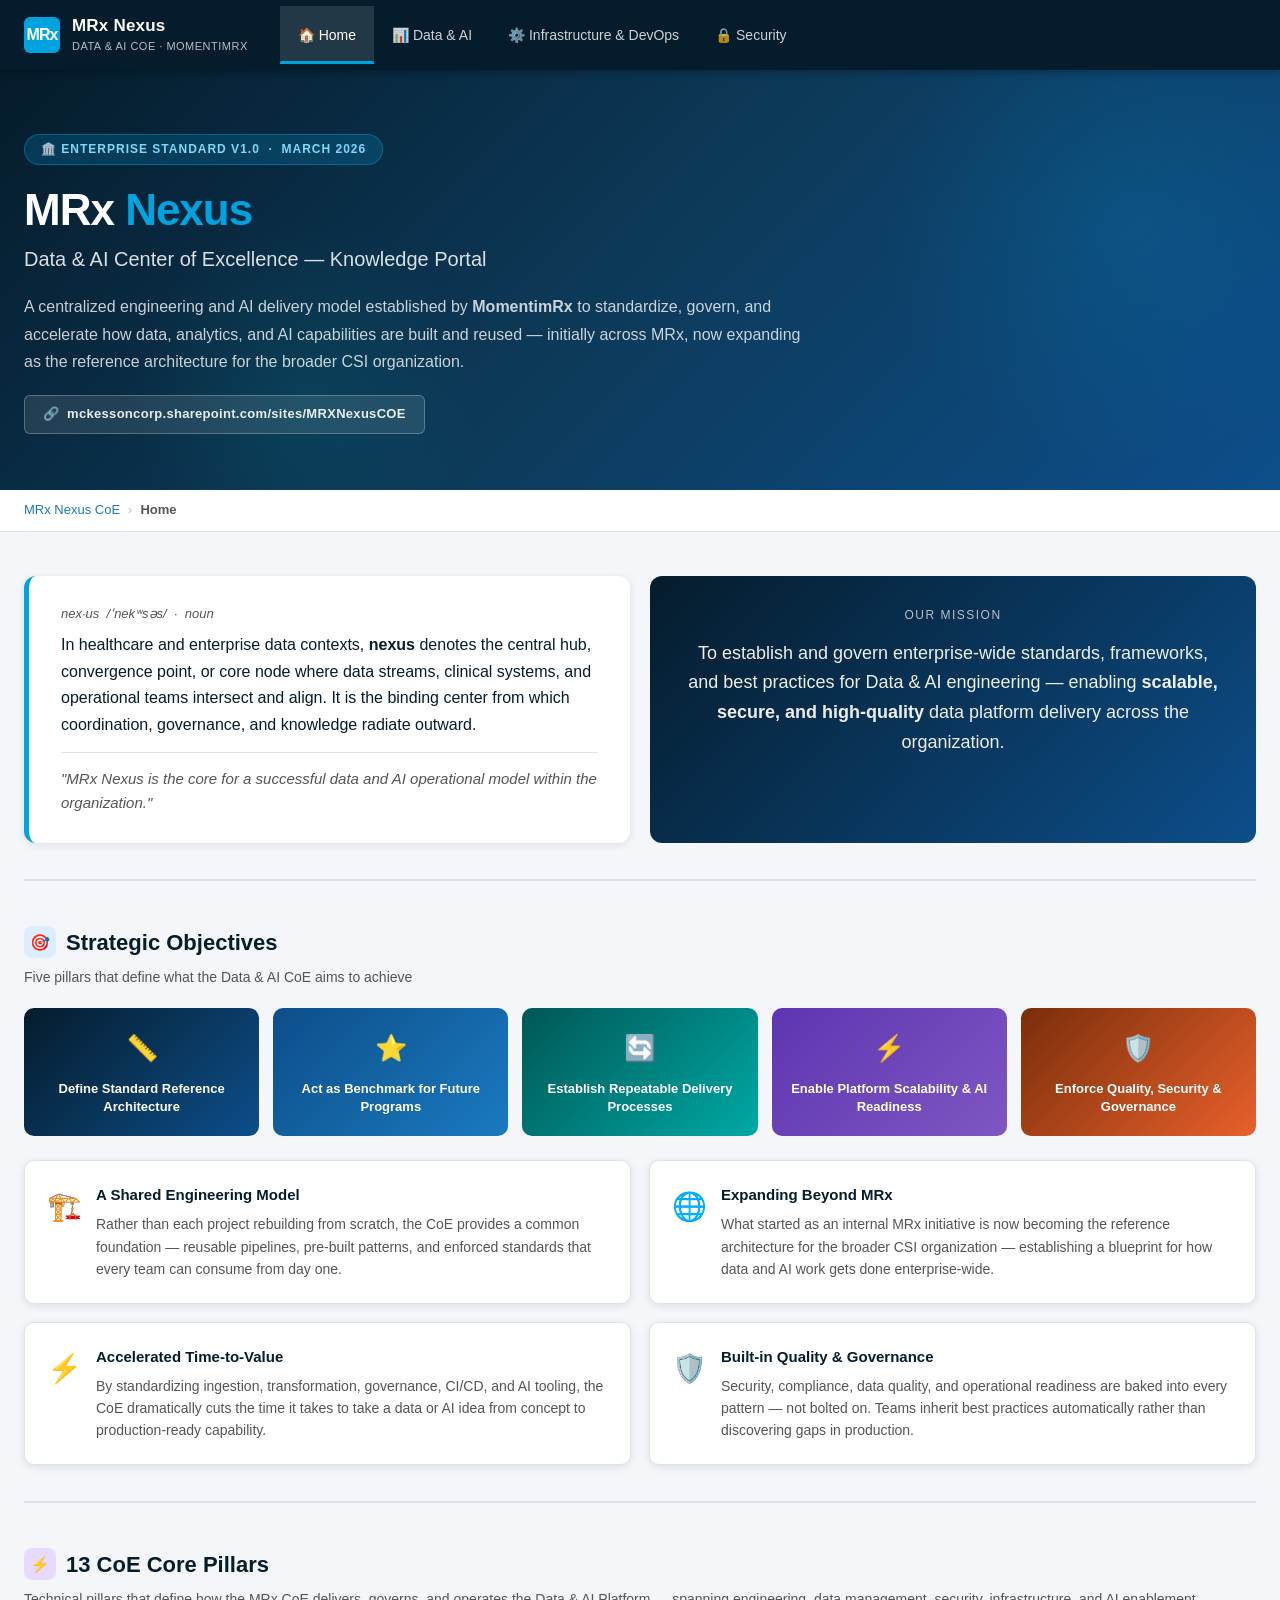
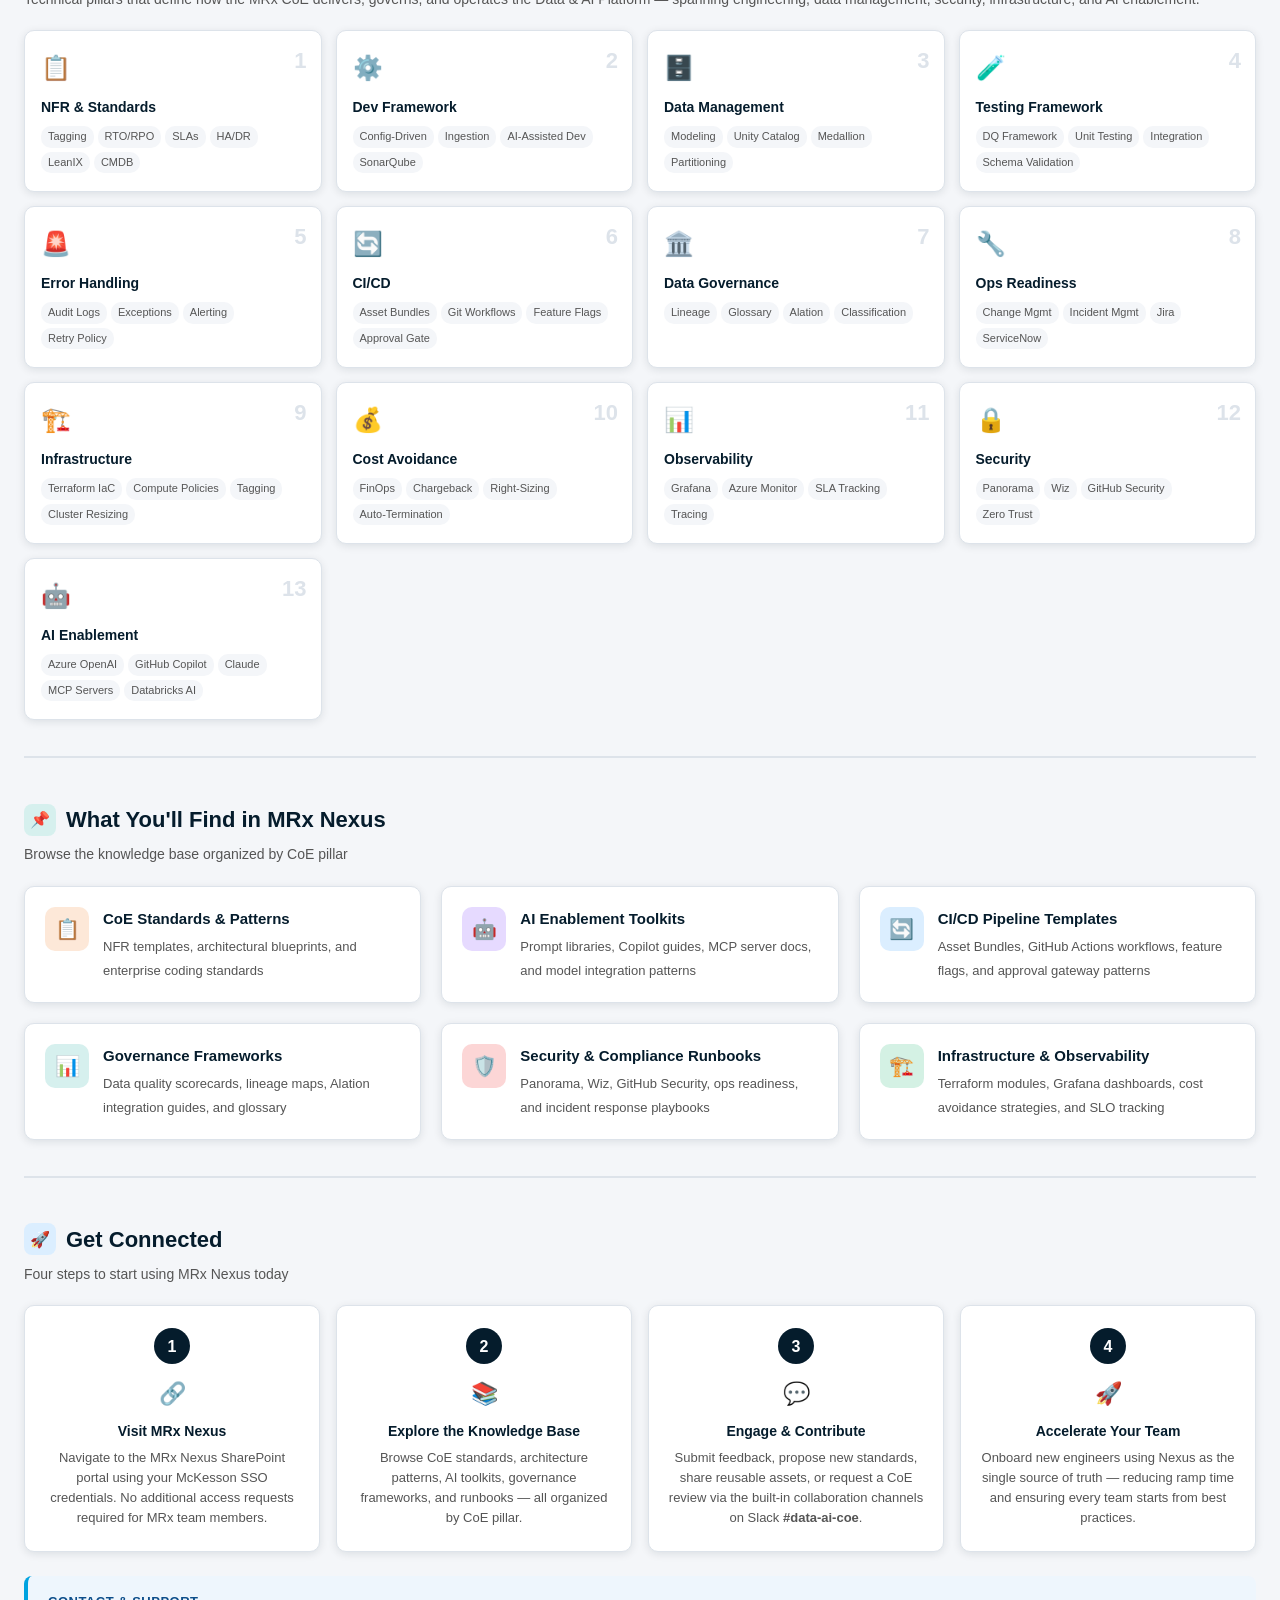
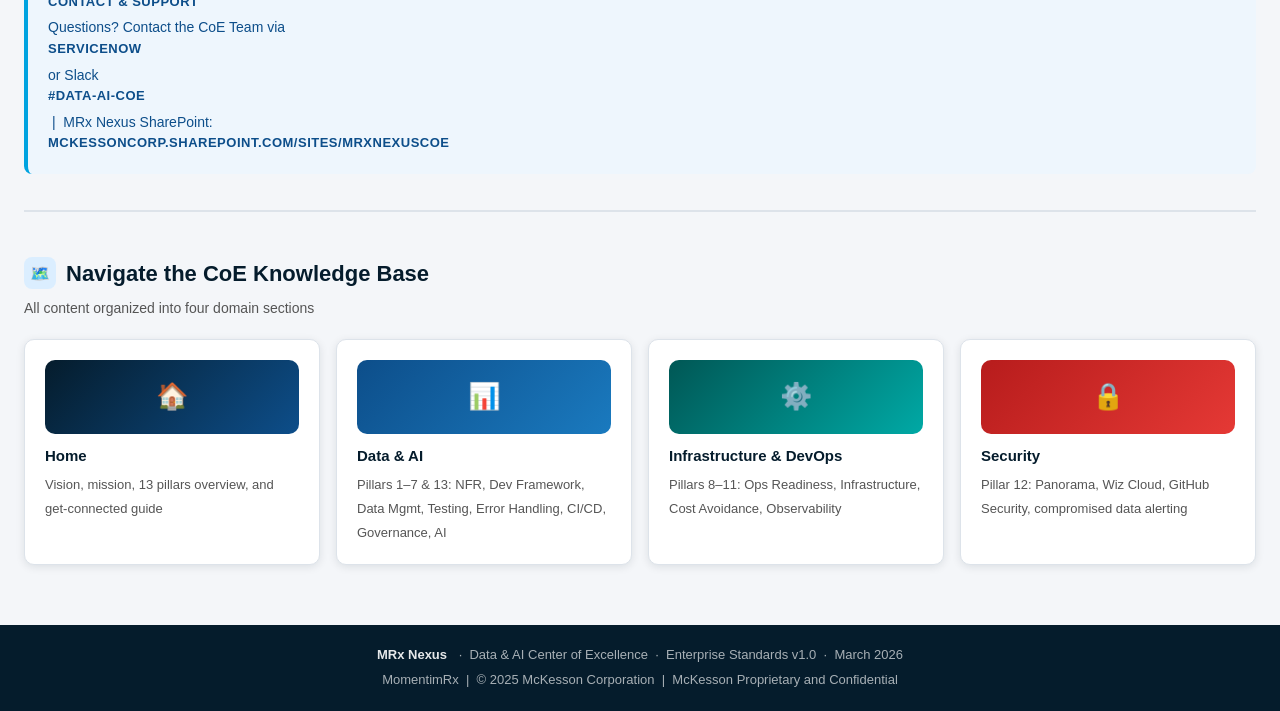
<file: index.html>
<!DOCTYPE html>
<html lang="en">
<head>
  <meta charset="UTF-8" />
  <meta name="viewport" content="width=device-width, initial-scale=1.0" />
  <title>MRx Nexus | Data &amp; AI Center of Excellence</title>
  <link rel="stylesheet" href="styles.css" />
  <style>
    .hero-nexus {
      background: linear-gradient(135deg, #051c2c 0%, #0d3a5a 50%, #0d4e8a 100%);
      color: #fff;
      padding: 64px 24px 56px;
      position: relative;
      overflow: hidden;
    }
    .hero-nexus::before {
      content: '';
      position: absolute;
      top: -100px; right: -100px;
      width: 500px; height: 500px;
      background: radial-gradient(circle, rgba(0,163,224,0.15) 0%, transparent 70%);
      border-radius: 50%;
    }
    .hero-nexus::after {
      content: '';
      position: absolute;
      bottom: -80px; left: 10%;
      width: 350px; height: 350px;
      background: radial-gradient(circle, rgba(0,169,165,0.12) 0%, transparent 70%);
      border-radius: 50%;
    }
    .hero-nexus-inner { max-width: 1400px; margin: 0 auto; position: relative; z-index: 1; }
    .hero-nexus-badge {
      display: inline-flex; align-items: center; gap: 8px;
      background: rgba(0,163,224,0.2); border: 1px solid rgba(0,163,224,0.4);
      color: #7ed9f7; padding: 5px 16px; border-radius: 20px;
      font-size: 12px; font-weight: 600; letter-spacing: 1px; text-transform: uppercase;
      margin-bottom: 20px;
    }
    .hero-nexus h1 { font-size: 44px; font-weight: 900; line-height: 1.15; margin-bottom: 8px; letter-spacing: -1px; }
    .hero-nexus h1 span { color: var(--mrx-accent); }
    .hero-sub-title { font-size: 20px; font-weight: 400; opacity: 0.85; margin-bottom: 18px; }
    .hero-nexus .hero-desc { font-size: 16px; opacity: 0.78; max-width: 780px; line-height: 1.7; }
    .hero-url {
      display: inline-flex; align-items: center; gap: 8px;
      background: rgba(255,255,255,0.1); border: 1px solid rgba(255,255,255,0.25);
      color: rgba(255,255,255,0.9); padding: 8px 18px; border-radius: 6px;
      font-size: 13px; font-weight: 600; margin-top: 20px; letter-spacing: 0.3px;
    }
    .nexus-def-box {
      background: var(--white); border-radius: 12px; padding: 28px 32px;
      border-left: 5px solid var(--mrx-accent);
      box-shadow: var(--card-shadow);
    }
    .nexus-def-box .phonetic { font-size: 13px; color: var(--text-secondary); margin-bottom: 8px; font-style: italic; }
    .nexus-def-box .definition { font-size: 16px; color: var(--mrx-blue); line-height: 1.65; }
    .nexus-def-box .quote { font-size: 15px; color: var(--text-secondary); font-style: italic; margin-top: 14px; border-top: 1px solid var(--mrx-border); padding-top: 14px; }
    .pillar-grid { display: grid; grid-template-columns: repeat(4, 1fr); gap: 14px; }
    @media(max-width:1100px){ .pillar-grid { grid-template-columns: repeat(2, 1fr); } }
    @media(max-width:680px){ .pillar-grid { grid-template-columns: 1fr; } }
    .pillar-card {
      background: var(--white); border: 1px solid var(--mrx-border);
      border-radius: 10px; padding: 18px 16px;
      box-shadow: var(--card-shadow); transition: box-shadow 0.2s, transform 0.2s;
      position: relative;
    }
    .pillar-card:hover { box-shadow: var(--card-shadow-hover); transform: translateY(-2px); }
    .pillar-num {
      position: absolute; top: 12px; right: 14px;
      font-size: 22px; font-weight: 900; color: var(--mrx-border);
    }
    .pillar-icon { font-size: 24px; margin-bottom: 8px; }
    .pillar-name { font-size: 14px; font-weight: 700; color: var(--mrx-blue); margin-bottom: 5px; }
    .pillar-tags { display: flex; flex-wrap: wrap; gap: 4px; margin-top: 8px; }
    .pillar-tags span { font-size: 11px; background: var(--mrx-gray-light); color: var(--text-secondary); padding: 2px 7px; border-radius: 10px; }
    .objective-grid { display: grid; grid-template-columns: repeat(5, 1fr); gap: 14px; }
    @media(max-width:1100px){ .objective-grid { grid-template-columns: repeat(3, 1fr); } }
    @media(max-width:680px){ .objective-grid { grid-template-columns: 1fr 1fr; } }
    .obj-card {
      background: linear-gradient(135deg, var(--mrx-blue), var(--mrx-blue-mid));
      color: #fff; border-radius: 10px; padding: 20px 16px; text-align: center;
    }
    .obj-card .obj-icon { font-size: 26px; margin-bottom: 10px; }
    .obj-card .obj-text { font-size: 13px; font-weight: 600; line-height: 1.4; }
    .what-means-grid { display: grid; grid-template-columns: repeat(2, 1fr); gap: 18px; }
    @media(max-width:720px){ .what-means-grid { grid-template-columns: 1fr; } }
    .wm-card {
      background: var(--white); border: 1px solid var(--mrx-border); border-radius: 10px; padding: 22px;
      display: flex; gap: 14px; box-shadow: var(--card-shadow);
    }
    .wm-icon { font-size: 28px; flex-shrink: 0; margin-top: 2px; }
    .wm-title { font-size: 15px; font-weight: 700; color: var(--mrx-blue); margin-bottom: 6px; }
    .wm-desc { font-size: 14px; color: var(--text-secondary); line-height: 1.6; }
    .get-connected-steps { display: grid; grid-template-columns: repeat(4,1fr); gap: 16px; }
    @media(max-width:900px){ .get-connected-steps { grid-template-columns: repeat(2,1fr); } }
    @media(max-width:600px){ .get-connected-steps { grid-template-columns: 1fr; } }
    .gc-step {
      background: var(--white); border: 1px solid var(--mrx-border); border-radius: 10px;
      padding: 22px 18px; box-shadow: var(--card-shadow); text-align: center;
    }
    .gc-step-num {
      width: 36px; height: 36px; border-radius: 50%;
      background: var(--mrx-blue); color: #fff;
      font-weight: 900; font-size: 16px;
      display: flex; align-items: center; justify-content: center;
      margin: 0 auto 12px;
    }
    .gc-step-icon { font-size: 22px; margin-bottom: 8px; }
    .gc-step-title { font-size: 14px; font-weight: 700; color: var(--mrx-blue); margin-bottom: 6px; }
    .gc-step-desc { font-size: 13px; color: var(--text-secondary); line-height: 1.55; }
    .mission-box {
      background: linear-gradient(135deg, var(--mrx-blue) 0%, var(--mrx-blue-mid) 100%);
      color: #fff; border-radius: 12px; padding: 30px 32px;
      text-align: center;
    }
    .mission-box .mission-label { font-size: 12px; text-transform: uppercase; letter-spacing: 1.5px; opacity: 0.7; margin-bottom: 14px; }
    .mission-box .mission-text { font-size: 18px; line-height: 1.65; font-weight: 400; opacity: 0.93; max-width: 900px; margin: 0 auto; }
    .footer-brand { display: flex; align-items: center; justify-content: center; gap: 8px; margin-bottom: 4px; }
  </style>
</head>
<body>

<!-- ─── Top Navigation ─────────────────────────────────────────────────── -->
<nav class="top-nav">
  <div class="top-nav-inner">
    <a href="index.html" class="nav-brand">
      <div class="nav-brand-logo">MRx</div>
      <div>
        <span class="nav-brand-text">MRx Nexus</span>
        <span class="nav-brand-sub">Data &amp; AI CoE · MomentimRx</span>
      </div>
    </a>
    <ul class="nav-links">
      <li><a href="index.html" class="active">🏠 Home</a></li>
      <li><a href="data-ai.html">📊 Data &amp; AI</a></li>
      <li><a href="infrastructure-devops.html">⚙️ Infrastructure &amp; DevOps</a></li>
      <li><a href="security.html">🔒 Security</a></li>
    </ul>
  </div>
</nav>

<!-- ─── Hero ────────────────────────────────────────────────────────────── -->
<section class="hero-nexus">
  <div class="hero-nexus-inner">
    <div class="hero-nexus-badge">🏛️ Enterprise Standard v1.0 &nbsp;·&nbsp; March 2026</div>
    <h1>MRx <span>Nexus</span></h1>
    <p class="hero-sub-title">Data &amp; AI Center of Excellence — Knowledge Portal</p>
    <p class="hero-desc">
      A centralized engineering and AI delivery model established by <strong>MomentimRx</strong> to standardize, govern, and accelerate how data, analytics, and AI capabilities are built and reused — initially across MRx, now expanding as the reference architecture for the broader CSI organization.
    </p>
    <div class="hero-url">🔗 &nbsp;mckessoncorp.sharepoint.com/sites/MRXNexusCOE</div>
  </div>
</section>

<!-- ─── Breadcrumb ──────────────────────────────────────────────────────── -->
<div class="breadcrumb">
  <div class="breadcrumb-inner">
    <a href="index.html">MRx Nexus CoE</a>
    <span class="sep">›</span>
    <strong>Home</strong>
  </div>
</div>

<!-- ─── Main Content ────────────────────────────────────────────────────── -->
<main class="page-content">

  <!-- What is Nexus? ───────────────────────────────────────────────────── -->
  <section class="section-anchor" id="what-is-nexus" style="margin-bottom:36px;">
    <div class="grid-2">
      <div class="nexus-def-box">
        <div class="phonetic">nex·us &nbsp;/ˈnekʷsəs/ &nbsp;· &nbsp;noun</div>
        <p class="definition">
          In healthcare and enterprise data contexts, <strong>nexus</strong> denotes the central hub, convergence point, or core node where data streams, clinical systems, and operational teams intersect and align. It is the binding center from which coordination, governance, and knowledge radiate outward.
        </p>
        <p class="quote">"MRx Nexus is the core for a successful data and AI operational model within the organization."</p>
      </div>
      <div class="mission-box">
        <div class="mission-label">Our Mission</div>
        <p class="mission-text">
          To establish and govern enterprise-wide standards, frameworks, and best practices for Data &amp; AI engineering — enabling <strong>scalable, secure, and high-quality</strong> data platform delivery across the organization.
        </p>
      </div>
    </div>
  </section>

  <hr class="section-divider" />

  <!-- Strategic Objectives ─────────────────────────────────────────────── -->
  <section class="section-anchor" id="objectives">
    <div class="section-title"><span class="icon icon-blue">🎯</span> Strategic Objectives</div>
    <div class="section-subtitle">Five pillars that define what the Data &amp; AI CoE aims to achieve</div>
    <div class="objective-grid" style="margin-bottom:24px;">
      <div class="obj-card"><div class="obj-icon">📏</div><div class="obj-text">Define Standard Reference Architecture</div></div>
      <div class="obj-card" style="background:linear-gradient(135deg,#0d4e8a,#1a7abf);"><div class="obj-icon">⭐</div><div class="obj-text">Act as Benchmark for Future Programs</div></div>
      <div class="obj-card" style="background:linear-gradient(135deg,#005755,#00a9a5);"><div class="obj-icon">🔄</div><div class="obj-text">Establish Repeatable Delivery Processes</div></div>
      <div class="obj-card" style="background:linear-gradient(135deg,#5e35b1,#7e57c2);"><div class="obj-icon">⚡</div><div class="obj-text">Enable Platform Scalability &amp; AI Readiness</div></div>
      <div class="obj-card" style="background:linear-gradient(135deg,#7a2e0b,#e8602c);"><div class="obj-icon">🛡️</div><div class="obj-text">Enforce Quality, Security &amp; Governance</div></div>
    </div>

    <div class="what-means-grid">
      <div class="wm-card">
        <div class="wm-icon">🏗️</div>
        <div>
          <div class="wm-title">A Shared Engineering Model</div>
          <p class="wm-desc">Rather than each project rebuilding from scratch, the CoE provides a common foundation — reusable pipelines, pre-built patterns, and enforced standards that every team can consume from day one.</p>
        </div>
      </div>
      <div class="wm-card">
        <div class="wm-icon">🌐</div>
        <div>
          <div class="wm-title">Expanding Beyond MRx</div>
          <p class="wm-desc">What started as an internal MRx initiative is now becoming the reference architecture for the broader CSI organization — establishing a blueprint for how data and AI work gets done enterprise-wide.</p>
        </div>
      </div>
      <div class="wm-card">
        <div class="wm-icon">⚡</div>
        <div>
          <div class="wm-title">Accelerated Time-to-Value</div>
          <p class="wm-desc">By standardizing ingestion, transformation, governance, CI/CD, and AI tooling, the CoE dramatically cuts the time it takes to take a data or AI idea from concept to production-ready capability.</p>
        </div>
      </div>
      <div class="wm-card">
        <div class="wm-icon">🛡️</div>
        <div>
          <div class="wm-title">Built-in Quality &amp; Governance</div>
          <p class="wm-desc">Security, compliance, data quality, and operational readiness are baked into every pattern — not bolted on. Teams inherit best practices automatically rather than discovering gaps in production.</p>
        </div>
      </div>
    </div>
  </section>

  <hr class="section-divider" />

  <!-- 13 CoE Pillars ───────────────────────────────────────────────────── -->
  <section class="section-anchor" id="pillars">
    <div class="section-title"><span class="icon icon-purple">⚡</span> 13 CoE Core Pillars</div>
    <div class="section-subtitle">Technical pillars that define how the MRx CoE delivers, governs, and operates the Data &amp; AI Platform — spanning engineering, data management, security, infrastructure, and AI enablement.</div>

    <div class="pillar-grid">
      <div class="pillar-card">
        <span class="pillar-num">1</span>
        <div class="pillar-icon">📋</div>
        <div class="pillar-name">NFR &amp; Standards</div>
        <div class="pillar-tags"><span>Tagging</span><span>RTO/RPO</span><span>SLAs</span><span>HA/DR</span><span>LeanIX</span><span>CMDB</span></div>
      </div>
      <div class="pillar-card">
        <span class="pillar-num">2</span>
        <div class="pillar-icon">⚙️</div>
        <div class="pillar-name">Dev Framework</div>
        <div class="pillar-tags"><span>Config-Driven</span><span>Ingestion</span><span>AI-Assisted Dev</span><span>SonarQube</span></div>
      </div>
      <div class="pillar-card">
        <span class="pillar-num">3</span>
        <div class="pillar-icon">🗄️</div>
        <div class="pillar-name">Data Management</div>
        <div class="pillar-tags"><span>Modeling</span><span>Unity Catalog</span><span>Medallion</span><span>Partitioning</span></div>
      </div>
      <div class="pillar-card">
        <span class="pillar-num">4</span>
        <div class="pillar-icon">🧪</div>
        <div class="pillar-name">Testing Framework</div>
        <div class="pillar-tags"><span>DQ Framework</span><span>Unit Testing</span><span>Integration</span><span>Schema Validation</span></div>
      </div>
      <div class="pillar-card">
        <span class="pillar-num">5</span>
        <div class="pillar-icon">🚨</div>
        <div class="pillar-name">Error Handling</div>
        <div class="pillar-tags"><span>Audit Logs</span><span>Exceptions</span><span>Alerting</span><span>Retry Policy</span></div>
      </div>
      <div class="pillar-card">
        <span class="pillar-num">6</span>
        <div class="pillar-icon">🔄</div>
        <div class="pillar-name">CI/CD</div>
        <div class="pillar-tags"><span>Asset Bundles</span><span>Git Workflows</span><span>Feature Flags</span><span>Approval Gate</span></div>
      </div>
      <div class="pillar-card">
        <span class="pillar-num">7</span>
        <div class="pillar-icon">🏛️</div>
        <div class="pillar-name">Data Governance</div>
        <div class="pillar-tags"><span>Lineage</span><span>Glossary</span><span>Alation</span><span>Classification</span></div>
      </div>
      <div class="pillar-card">
        <span class="pillar-num">8</span>
        <div class="pillar-icon">🔧</div>
        <div class="pillar-name">Ops Readiness</div>
        <div class="pillar-tags"><span>Change Mgmt</span><span>Incident Mgmt</span><span>Jira</span><span>ServiceNow</span></div>
      </div>
      <div class="pillar-card">
        <span class="pillar-num">9</span>
        <div class="pillar-icon">🏗️</div>
        <div class="pillar-name">Infrastructure</div>
        <div class="pillar-tags"><span>Terraform IaC</span><span>Compute Policies</span><span>Tagging</span><span>Cluster Resizing</span></div>
      </div>
      <div class="pillar-card">
        <span class="pillar-num">10</span>
        <div class="pillar-icon">💰</div>
        <div class="pillar-name">Cost Avoidance</div>
        <div class="pillar-tags"><span>FinOps</span><span>Chargeback</span><span>Right-Sizing</span><span>Auto-Termination</span></div>
      </div>
      <div class="pillar-card">
        <span class="pillar-num">11</span>
        <div class="pillar-icon">📊</div>
        <div class="pillar-name">Observability</div>
        <div class="pillar-tags"><span>Grafana</span><span>Azure Monitor</span><span>SLA Tracking</span><span>Tracing</span></div>
      </div>
      <div class="pillar-card">
        <span class="pillar-num">12</span>
        <div class="pillar-icon">🔒</div>
        <div class="pillar-name">Security</div>
        <div class="pillar-tags"><span>Panorama</span><span>Wiz</span><span>GitHub Security</span><span>Zero Trust</span></div>
      </div>
      <div class="pillar-card">
        <span class="pillar-num">13</span>
        <div class="pillar-icon">🤖</div>
        <div class="pillar-name">AI Enablement</div>
        <div class="pillar-tags"><span>Azure OpenAI</span><span>GitHub Copilot</span><span>Claude</span><span>MCP Servers</span><span>Databricks AI</span></div>
      </div>
    </div>
  </section>

  <hr class="section-divider" />

  <!-- What You'll Find in MRx Nexus ───────────────────────────────────── -->
  <section class="section-anchor" id="whats-inside">
    <div class="section-title"><span class="icon icon-teal">📌</span> What You'll Find in MRx Nexus</div>
    <div class="section-subtitle">Browse the knowledge base organized by CoE pillar</div>
    <div class="grid-3" style="margin-bottom:24px;">
      <a href="data-ai.html#nfr" class="quick-link-card">
        <div class="quick-link-icon icon-orange">📋</div>
        <div class="quick-link-text"><strong>CoE Standards &amp; Patterns</strong><span>NFR templates, architectural blueprints, and enterprise coding standards</span></div>
      </a>
      <a href="data-ai.html#ai" class="quick-link-card">
        <div class="quick-link-icon icon-purple">🤖</div>
        <div class="quick-link-text"><strong>AI Enablement Toolkits</strong><span>Prompt libraries, Copilot guides, MCP server docs, and model integration patterns</span></div>
      </a>
      <a href="data-ai.html#cicd" class="quick-link-card">
        <div class="quick-link-icon icon-blue">🔄</div>
        <div class="quick-link-text"><strong>CI/CD Pipeline Templates</strong><span>Asset Bundles, GitHub Actions workflows, feature flags, and approval gateway patterns</span></div>
      </a>
      <a href="data-ai.html#governance" class="quick-link-card">
        <div class="quick-link-icon icon-teal">📊</div>
        <div class="quick-link-text"><strong>Governance Frameworks</strong><span>Data quality scorecards, lineage maps, Alation integration guides, and glossary</span></div>
      </a>
      <a href="security.html" class="quick-link-card">
        <div class="quick-link-icon icon-red">🛡️</div>
        <div class="quick-link-text"><strong>Security &amp; Compliance Runbooks</strong><span>Panorama, Wiz, GitHub Security, ops readiness, and incident response playbooks</span></div>
      </a>
      <a href="infrastructure-devops.html" class="quick-link-card">
        <div class="quick-link-icon icon-green">🏗️</div>
        <div class="quick-link-text"><strong>Infrastructure &amp; Observability</strong><span>Terraform modules, Grafana dashboards, cost avoidance strategies, and SLO tracking</span></div>
      </a>
    </div>
  </section>

  <hr class="section-divider" />

  <!-- Get Connected ────────────────────────────────────────────────────── -->
  <section class="section-anchor" id="get-connected">
    <div class="section-title"><span class="icon icon-blue">🚀</span> Get Connected</div>
    <div class="section-subtitle">Four steps to start using MRx Nexus today</div>
    <div class="get-connected-steps" style="margin-bottom:24px;">
      <div class="gc-step">
        <div class="gc-step-num">1</div>
        <div class="gc-step-icon">🔗</div>
        <div class="gc-step-title">Visit MRx Nexus</div>
        <p class="gc-step-desc">Navigate to the MRx Nexus SharePoint portal using your McKesson SSO credentials. No additional access requests required for MRx team members.</p>
      </div>
      <div class="gc-step">
        <div class="gc-step-num">2</div>
        <div class="gc-step-icon">📚</div>
        <div class="gc-step-title">Explore the Knowledge Base</div>
        <p class="gc-step-desc">Browse CoE standards, architecture patterns, AI toolkits, governance frameworks, and runbooks — all organized by CoE pillar.</p>
      </div>
      <div class="gc-step">
        <div class="gc-step-num">3</div>
        <div class="gc-step-icon">💬</div>
        <div class="gc-step-title">Engage &amp; Contribute</div>
        <p class="gc-step-desc">Submit feedback, propose new standards, share reusable assets, or request a CoE review via the built-in collaboration channels on Slack <strong>#data-ai-coe</strong>.</p>
      </div>
      <div class="gc-step">
        <div class="gc-step-num">4</div>
        <div class="gc-step-icon">🚀</div>
        <div class="gc-step-title">Accelerate Your Team</div>
        <p class="gc-step-desc">Onboard new engineers using Nexus as the single source of truth — reducing ramp time and ensuring every team starts from best practices.</p>
      </div>
    </div>

    <div class="info-box blue">
      <strong>Contact &amp; Support</strong>
      Questions? Contact the CoE Team via <strong>ServiceNow</strong> or Slack <strong>#data-ai-coe</strong> &nbsp;|&nbsp; MRx Nexus SharePoint: <strong>mckessoncorp.sharepoint.com/sites/MRXNexusCOE</strong>
    </div>
  </section>

  <hr class="section-divider" />

  <!-- Navigate Sections ────────────────────────────────────────────────── -->
  <section class="section-anchor" id="navigation">
    <div class="section-title"><span class="icon icon-blue">🗺️</span> Navigate the CoE Knowledge Base</div>
    <div class="section-subtitle">All content organized into four domain sections</div>
    <div class="grid-4">
      <a href="index.html" class="quick-link-card" style="flex-direction:column;align-items:flex-start;gap:10px;">
        <div style="background:linear-gradient(135deg,var(--mrx-blue),var(--mrx-blue-mid));border-radius:10px;padding:16px;width:100%;color:white;font-size:26px;text-align:center;">🏠</div>
        <div><strong style="display:block;font-size:15px;font-weight:700;color:var(--mrx-blue);margin-bottom:4px;">Home</strong><span style="font-size:13px;color:var(--text-secondary);">Vision, mission, 13 pillars overview, and get-connected guide</span></div>
      </a>
      <a href="data-ai.html" class="quick-link-card" style="flex-direction:column;align-items:flex-start;gap:10px;">
        <div style="background:linear-gradient(135deg,#0d4e8a,#1a7abf);border-radius:10px;padding:16px;width:100%;color:white;font-size:26px;text-align:center;">📊</div>
        <div><strong style="display:block;font-size:15px;font-weight:700;color:var(--mrx-blue);margin-bottom:4px;">Data &amp; AI</strong><span style="font-size:13px;color:var(--text-secondary);">Pillars 1–7 &amp; 13: NFR, Dev Framework, Data Mgmt, Testing, Error Handling, CI/CD, Governance, AI</span></div>
      </a>
      <a href="infrastructure-devops.html" class="quick-link-card" style="flex-direction:column;align-items:flex-start;gap:10px;">
        <div style="background:linear-gradient(135deg,#005755,#00a9a5);border-radius:10px;padding:16px;width:100%;color:white;font-size:26px;text-align:center;">⚙️</div>
        <div><strong style="display:block;font-size:15px;font-weight:700;color:var(--mrx-blue);margin-bottom:4px;">Infrastructure &amp; DevOps</strong><span style="font-size:13px;color:var(--text-secondary);">Pillars 8–11: Ops Readiness, Infrastructure, Cost Avoidance, Observability</span></div>
      </a>
      <a href="security.html" class="quick-link-card" style="flex-direction:column;align-items:flex-start;gap:10px;">
        <div style="background:linear-gradient(135deg,#b71c1c,#e53935);border-radius:10px;padding:16px;width:100%;color:white;font-size:26px;text-align:center;">🔒</div>
        <div><strong style="display:block;font-size:15px;font-weight:700;color:var(--mrx-blue);margin-bottom:4px;">Security</strong><span style="font-size:13px;color:var(--text-secondary);">Pillar 12: Panorama, Wiz Cloud, GitHub Security, compromised data alerting</span></div>
      </a>
    </div>
  </section>

</main>

<!-- ─── Footer ──────────────────────────────────────────────────────────── -->
<footer class="site-footer">
  <div class="footer-brand">
    <strong>MRx Nexus</strong> &nbsp;·&nbsp; Data &amp; AI Center of Excellence &nbsp;·&nbsp; Enterprise Standards v1.0 &nbsp;·&nbsp; March 2026
  </div>
  <div>MomentimRx &nbsp;|&nbsp; © 2025 McKesson Corporation &nbsp;|&nbsp; McKesson Proprietary and Confidential</div>
</footer>

</body>
</html>
</file>
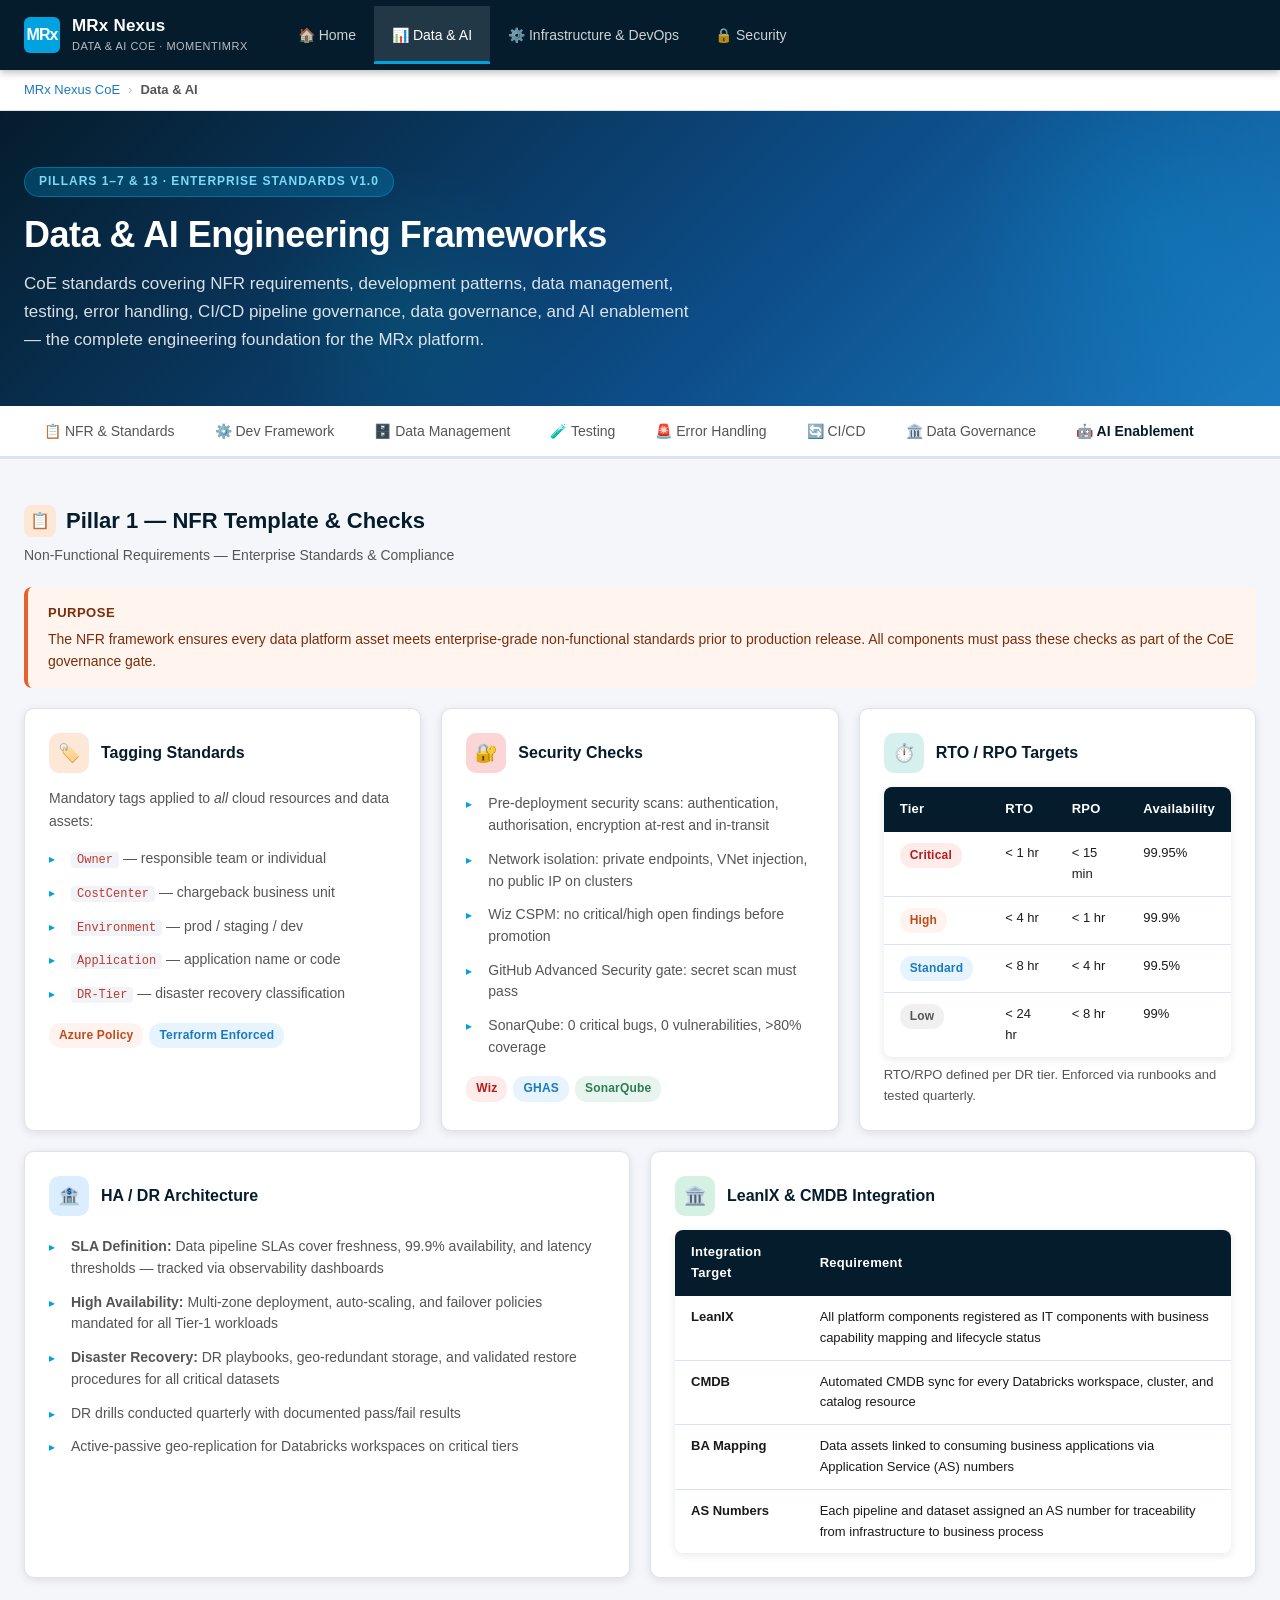
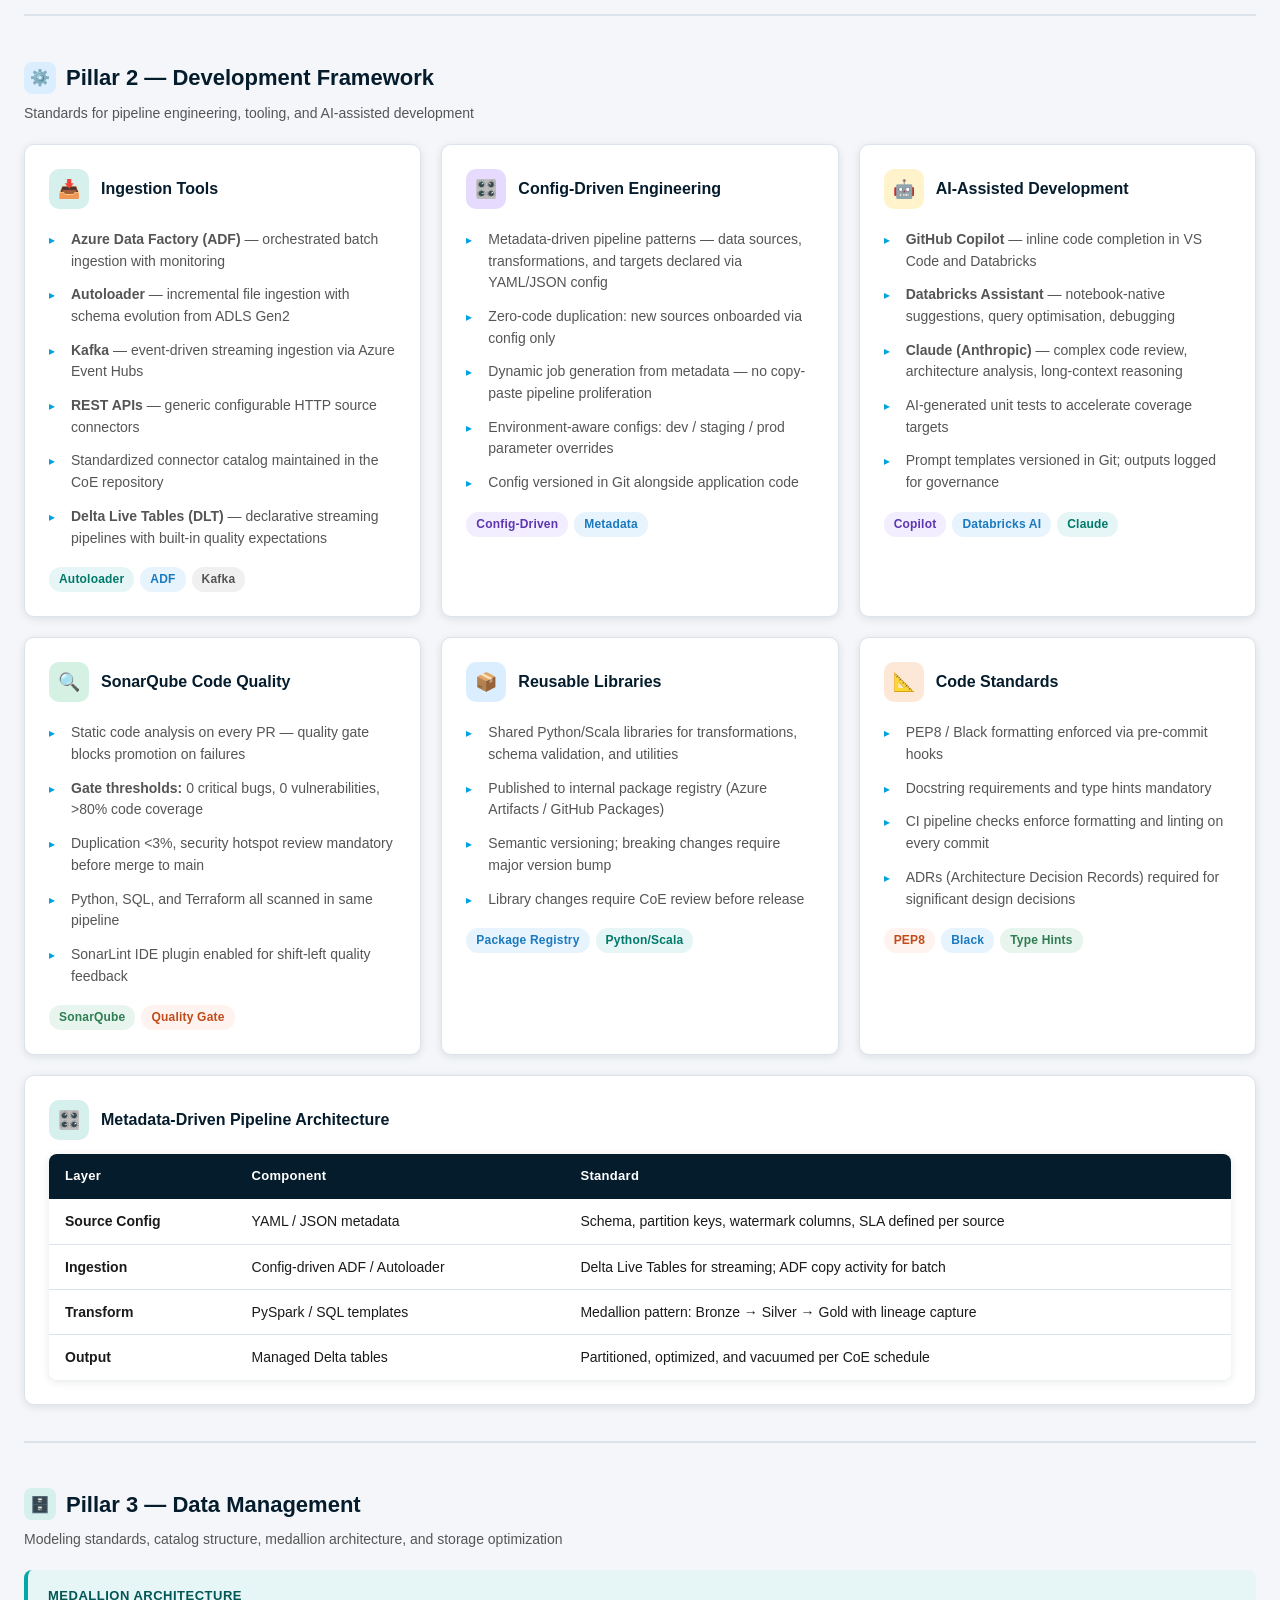
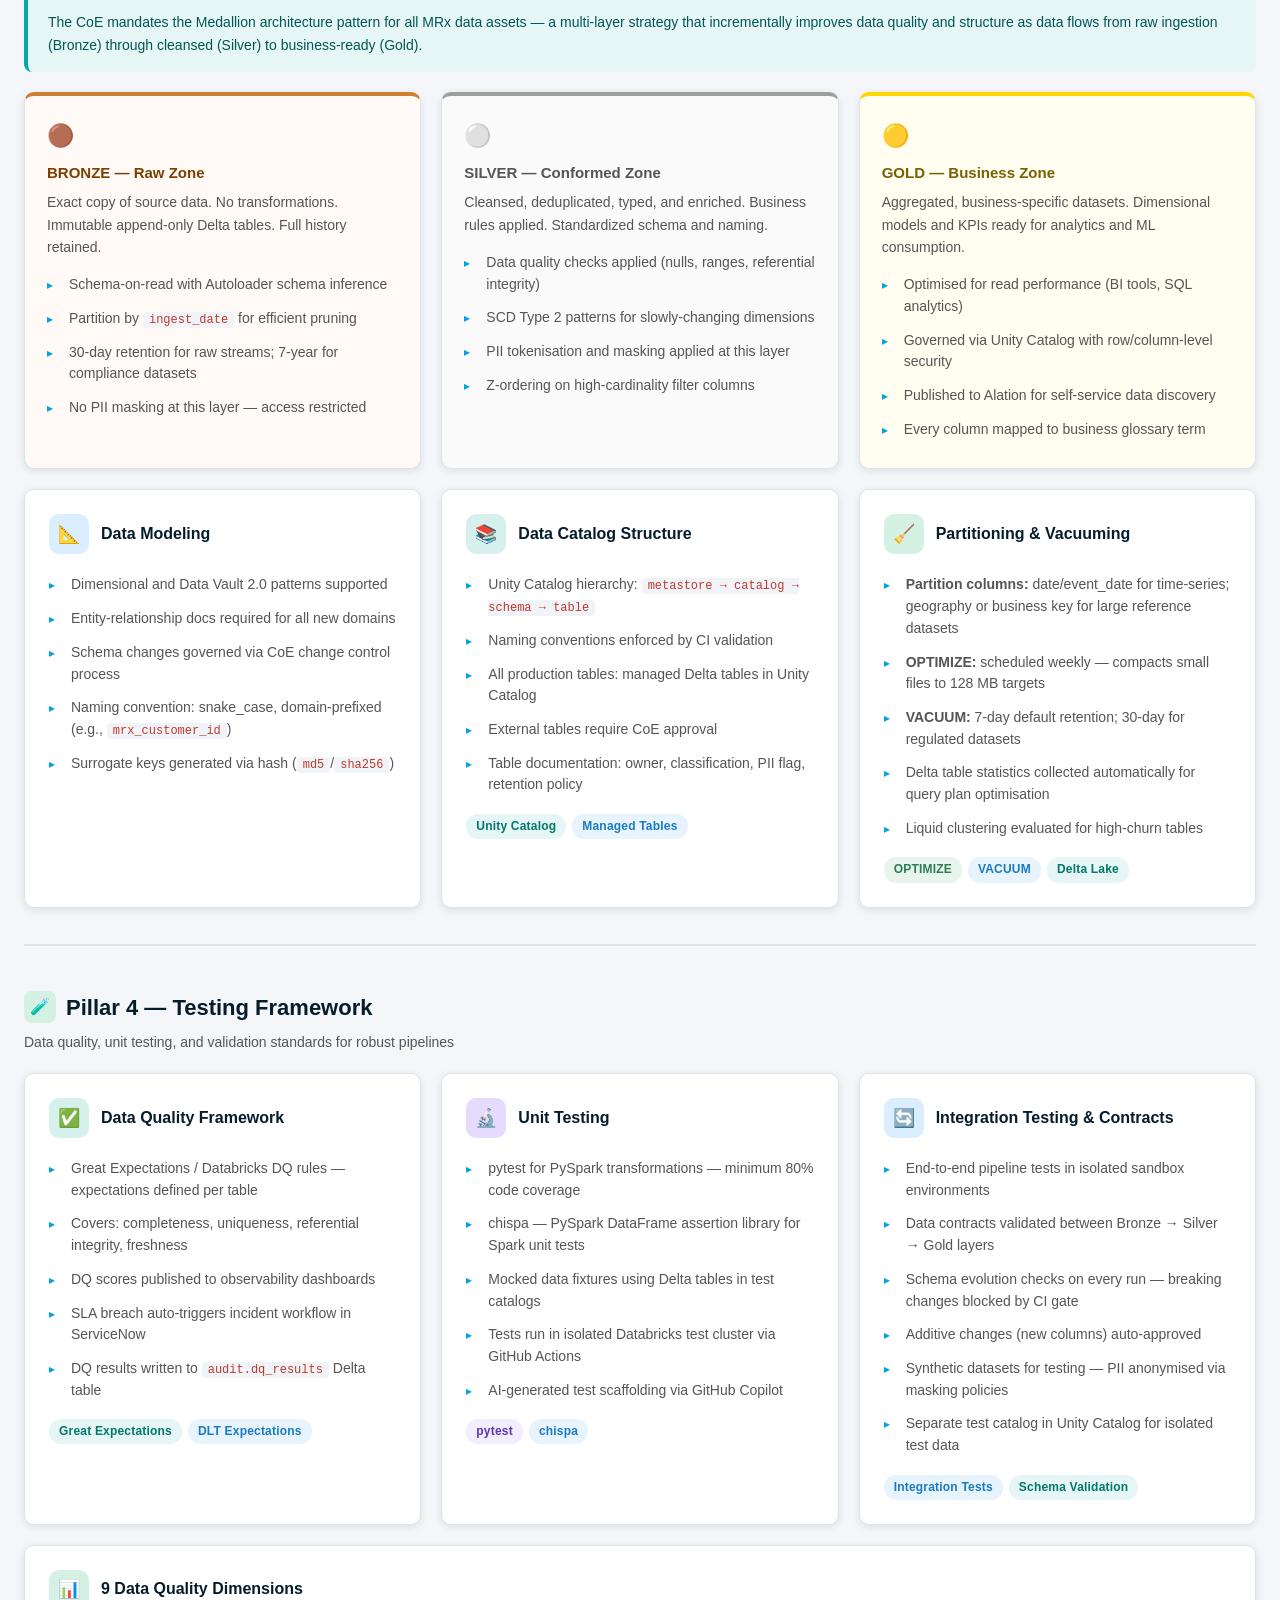
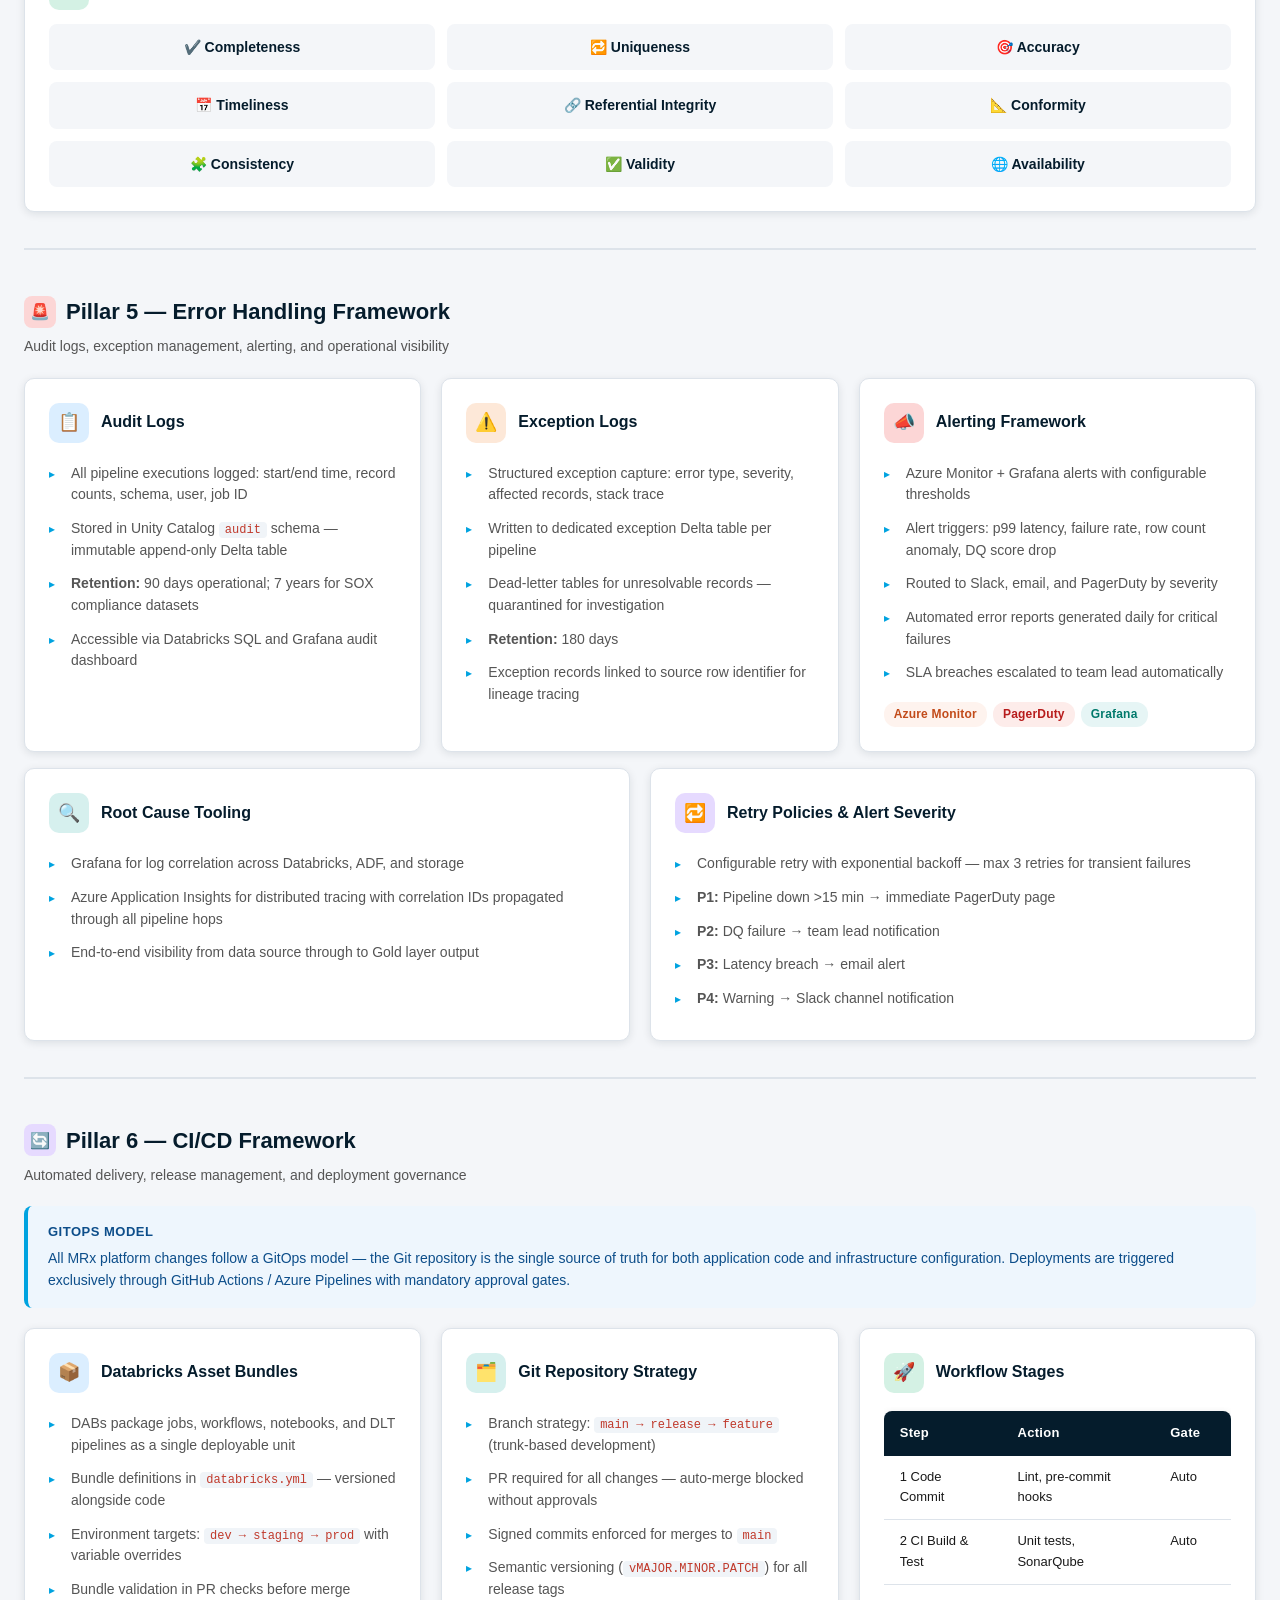
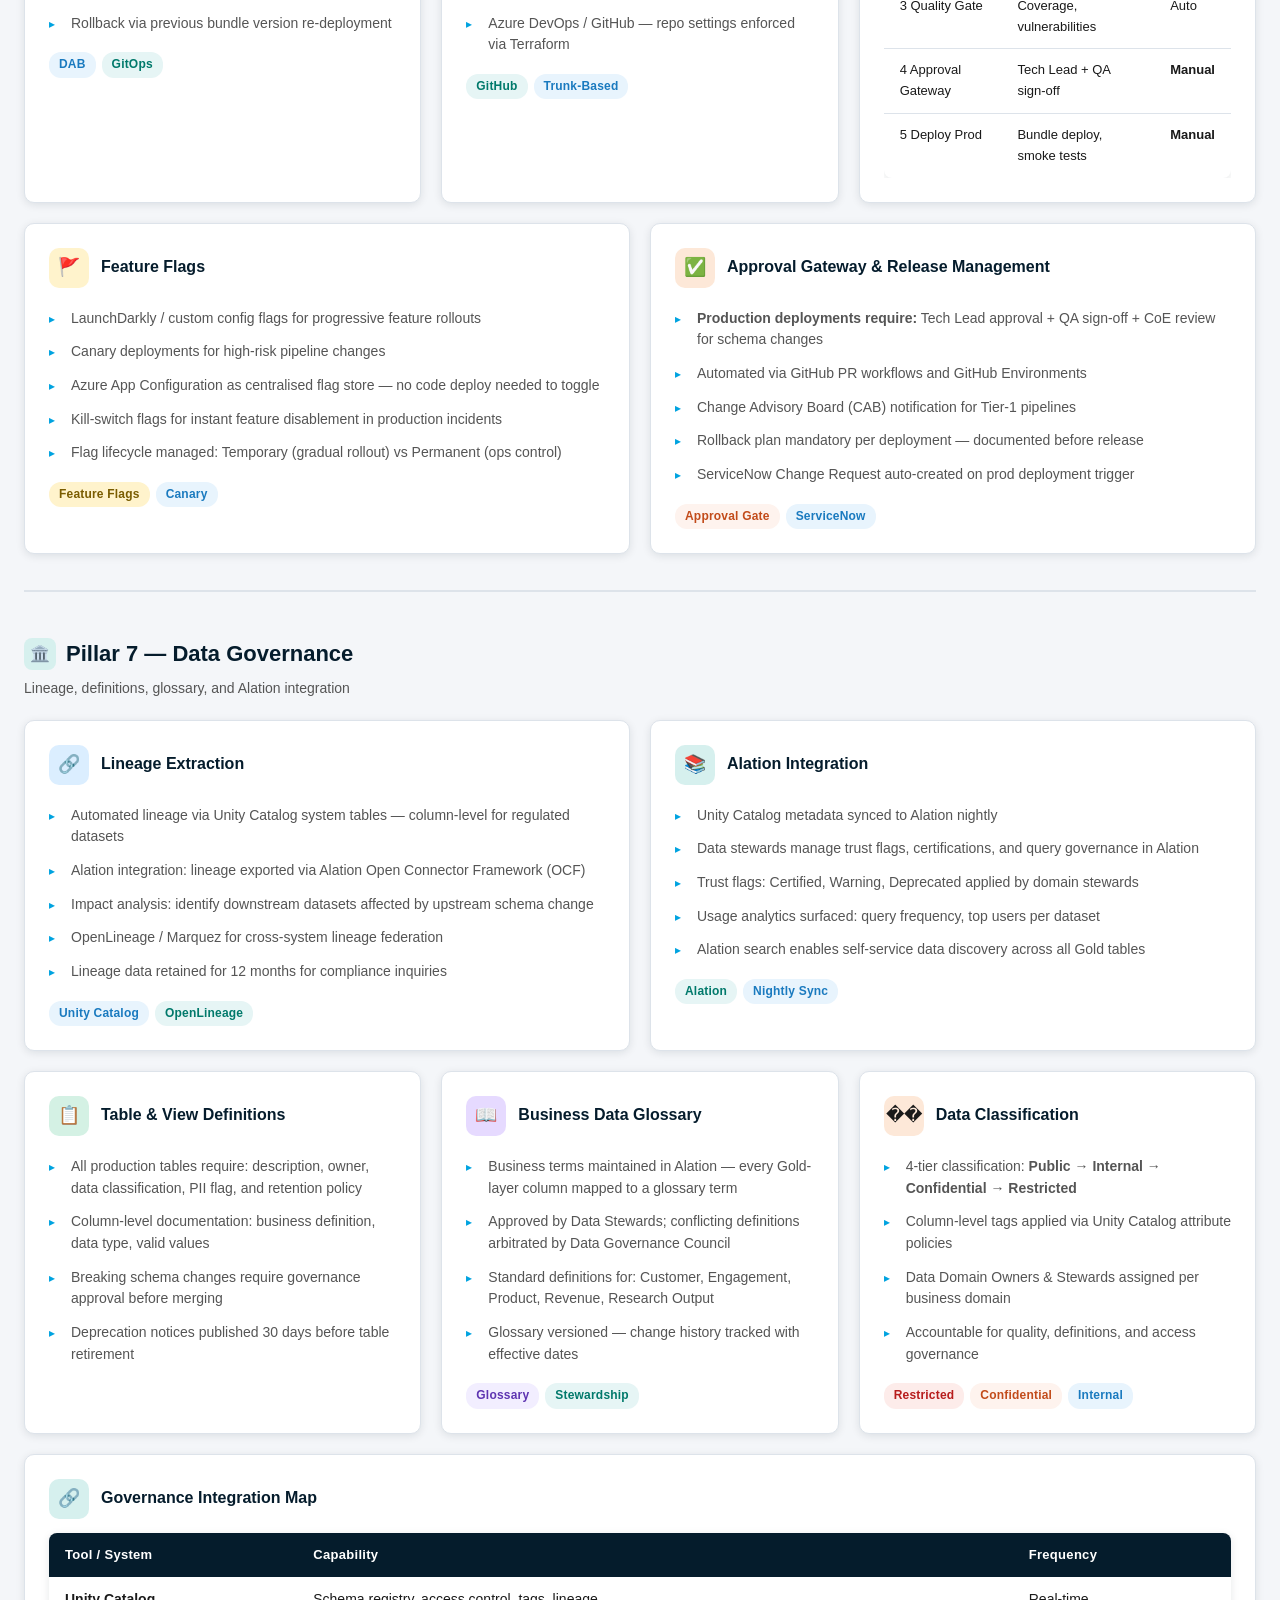
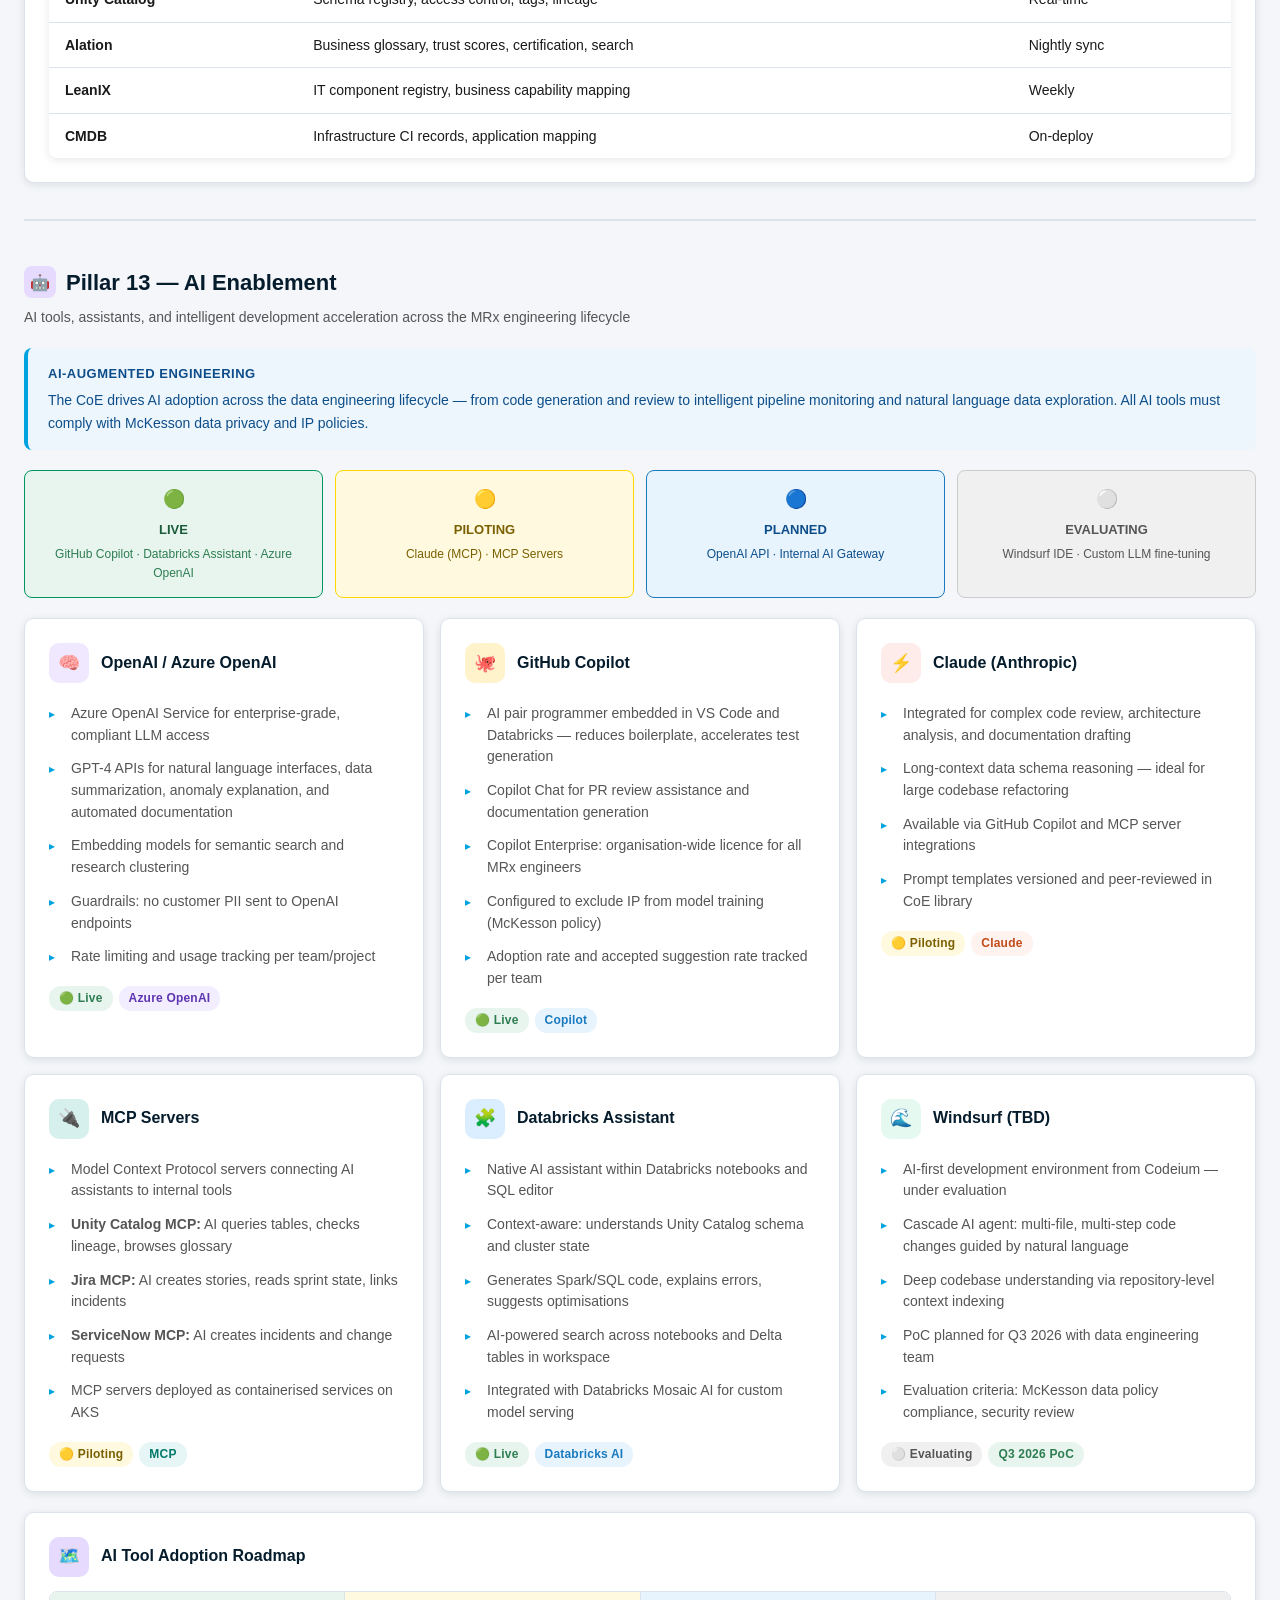
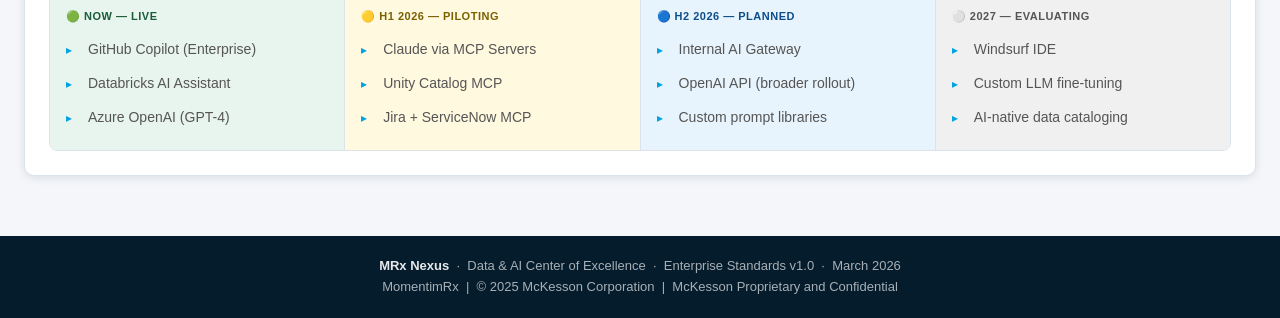
<file: data-ai.html>
<!DOCTYPE html>
<html lang="en">
<head>
  <meta charset="UTF-8" />
  <meta name="viewport" content="width=device-width, initial-scale=1.0" />
  <title>MRx Nexus | Data &amp; AI</title>
  <link rel="stylesheet" href="styles.css" />
  <style>
    .layer-card { border-radius: 10px; padding: 22px; box-shadow: var(--card-shadow); border: 1px solid var(--mrx-border); }
    .dq-dim-grid { display: grid; grid-template-columns: repeat(3,1fr); gap: 12px; }
    @media(max-width:720px){ .dq-dim-grid { grid-template-columns: repeat(2,1fr); } }
    .dq-dim { background: var(--mrx-gray-light); border-radius: 8px; padding: 12px 14px; font-size: 14px; font-weight: 600; color: var(--mrx-blue); text-align: center; }
    .ai-status-grid { display: grid; grid-template-columns: repeat(4,1fr); gap: 12px; margin-bottom: 20px; }
    @media(max-width:900px){ .ai-status-grid { grid-template-columns: repeat(2,1fr); } }
    .ai-status-badge { border-radius: 8px; padding: 14px 12px; text-align: center; font-size: 13px; }
    .ai-tool-grid { display: grid; grid-template-columns: repeat(3,1fr); gap: 16px; }
    @media(max-width:900px){ .ai-tool-grid { grid-template-columns: repeat(2,1fr); } }
    @media(max-width:600px){ .ai-tool-grid { grid-template-columns: 1fr; } }
    code { background: #f0f4f8; border-radius: 4px; padding: 1px 6px; font-size: 12px; color: #c0392b; font-family: 'Courier New', monospace; }
  </style>
</head>
<body>

<nav class="top-nav">
  <div class="top-nav-inner">
    <a href="index.html" class="nav-brand">
      <div class="nav-brand-logo">MRx</div>
      <div>
        <span class="nav-brand-text">MRx Nexus</span>
        <span class="nav-brand-sub">Data &amp; AI CoE · MomentimRx</span>
      </div>
    </a>
    <ul class="nav-links">
      <li><a href="index.html">🏠 Home</a></li>
      <li><a href="data-ai.html" class="active">📊 Data &amp; AI</a></li>
      <li><a href="infrastructure-devops.html">⚙️ Infrastructure &amp; DevOps</a></li>
      <li><a href="security.html">🔒 Security</a></li>
    </ul>
  </div>
</nav>

<div class="breadcrumb">
  <div class="breadcrumb-inner">
    <a href="index.html">MRx Nexus CoE</a><span class="sep">›</span><strong>Data &amp; AI</strong>
  </div>
</div>

<section class="page-hero">
  <div class="page-hero-inner">
    <div class="hero-badge">Pillars 1–7 &amp; 13 · Enterprise Standards v1.0</div>
    <h1>Data &amp; AI Engineering Frameworks</h1>
    <p>CoE standards covering NFR requirements, development patterns, data management, testing, error handling, CI/CD pipeline governance, data governance, and AI enablement — the complete engineering foundation for the MRx platform.</p>
  </div>
</section>

<div style="background:var(--white);border-bottom:1px solid var(--mrx-border);position:sticky;top:65px;z-index:900;">
  <div class="page-tabs" style="max-width:1400px;margin:0 auto;">
    <a href="#nfr"        class="page-tab">📋 NFR &amp; Standards</a>
    <a href="#dev"        class="page-tab">⚙️ Dev Framework</a>
    <a href="#data-mgmt"  class="page-tab">🗄️ Data Management</a>
    <a href="#testing"    class="page-tab">🧪 Testing</a>
    <a href="#error"      class="page-tab">🚨 Error Handling</a>
    <a href="#cicd"       class="page-tab">🔄 CI/CD</a>
    <a href="#governance" class="page-tab">🏛️ Data Governance</a>
    <a href="#ai"         class="page-tab">🤖 AI Enablement</a>
  </div>
</div>

<main class="page-content">

  <!-- ─── Pillar 1: NFR ─────────────────────────────────────────────── -->
  <section class="section-anchor" id="nfr">
    <div class="section-title"><span class="icon icon-orange">📋</span> Pillar 1 — NFR Template &amp; Checks</div>
    <div class="section-subtitle">Non-Functional Requirements — Enterprise Standards &amp; Compliance</div>

    <div class="info-box orange" style="margin-bottom:20px;">
      <strong>Purpose</strong>
      The NFR framework ensures every data platform asset meets enterprise-grade non-functional standards prior to production release. All components must pass these checks as part of the CoE governance gate.
    </div>

    <div class="grid-3" style="margin-bottom:20px;">
      <div class="card">
        <div class="card-header"><div class="card-icon icon-orange">🏷️</div><div class="card-title">Tagging Standards</div></div>
        <p class="card-desc" style="margin-bottom:10px;">Mandatory tags applied to <em>all</em> cloud resources and data assets:</p>
        <ul class="styled-list">
          <li><code>Owner</code> — responsible team or individual</li>
          <li><code>CostCenter</code> — chargeback business unit</li>
          <li><code>Environment</code> — prod / staging / dev</li>
          <li><code>Application</code> — application name or code</li>
          <li><code>DR-Tier</code> — disaster recovery classification</li>
        </ul>
        <div class="tags"><span class="tag tag-orange">Azure Policy</span><span class="tag tag-blue">Terraform Enforced</span></div>
      </div>
      <div class="card">
        <div class="card-header"><div class="card-icon icon-red">🔐</div><div class="card-title">Security Checks</div></div>
        <ul class="styled-list">
          <li>Pre-deployment security scans: authentication, authorisation, encryption at-rest and in-transit</li>
          <li>Network isolation: private endpoints, VNet injection, no public IP on clusters</li>
          <li>Wiz CSPM: no critical/high open findings before promotion</li>
          <li>GitHub Advanced Security gate: secret scan must pass</li>
          <li>SonarQube: 0 critical bugs, 0 vulnerabilities, >80% coverage</li>
        </ul>
        <div class="tags"><span class="tag tag-red">Wiz</span><span class="tag tag-blue">GHAS</span><span class="tag tag-green">SonarQube</span></div>
      </div>
      <div class="card">
        <div class="card-header"><div class="card-icon icon-teal">⏱️</div><div class="card-title">RTO / RPO Targets</div></div>
        <table class="data-table" style="font-size:13px;">
          <thead><tr><th>Tier</th><th>RTO</th><th>RPO</th><th>Availability</th></tr></thead>
          <tbody>
            <tr><td><span class="tag tag-red">Critical</span></td><td>&lt; 1 hr</td><td>&lt; 15 min</td><td>99.95%</td></tr>
            <tr><td><span class="tag tag-orange">High</span></td><td>&lt; 4 hr</td><td>&lt; 1 hr</td><td>99.9%</td></tr>
            <tr><td><span class="tag tag-blue">Standard</span></td><td>&lt; 8 hr</td><td>&lt; 4 hr</td><td>99.5%</td></tr>
            <tr><td><span class="tag tag-gray">Low</span></td><td>&lt; 24 hr</td><td>&lt; 8 hr</td><td>99%</td></tr>
          </tbody>
        </table>
        <p class="card-desc" style="margin-top:8px;font-size:13px;">RTO/RPO defined per DR tier. Enforced via runbooks and tested quarterly.</p>
      </div>
    </div>

    <div class="grid-2" style="margin-bottom:20px;">
      <div class="card">
        <div class="card-header"><div class="card-icon icon-blue">🏦</div><div class="card-title">HA / DR Architecture</div></div>
        <ul class="styled-list">
          <li><strong>SLA Definition:</strong> Data pipeline SLAs cover freshness, 99.9% availability, and latency thresholds — tracked via observability dashboards</li>
          <li><strong>High Availability:</strong> Multi-zone deployment, auto-scaling, and failover policies mandated for all Tier-1 workloads</li>
          <li><strong>Disaster Recovery:</strong> DR playbooks, geo-redundant storage, and validated restore procedures for all critical datasets</li>
          <li>DR drills conducted quarterly with documented pass/fail results</li>
          <li>Active-passive geo-replication for Databricks workspaces on critical tiers</li>
        </ul>
      </div>
      <div class="card">
        <div class="card-header"><div class="card-icon icon-green">🏛️</div><div class="card-title">LeanIX &amp; CMDB Integration</div></div>
        <table class="data-table" style="font-size:13px;">
          <thead><tr><th>Integration Target</th><th>Requirement</th></tr></thead>
          <tbody>
            <tr><td><strong>LeanIX</strong></td><td>All platform components registered as IT components with business capability mapping and lifecycle status</td></tr>
            <tr><td><strong>CMDB</strong></td><td>Automated CMDB sync for every Databricks workspace, cluster, and catalog resource</td></tr>
            <tr><td><strong>BA Mapping</strong></td><td>Data assets linked to consuming business applications via Application Service (AS) numbers</td></tr>
            <tr><td><strong>AS Numbers</strong></td><td>Each pipeline and dataset assigned an AS number for traceability from infrastructure to business process</td></tr>
          </tbody>
        </table>
      </div>
    </div>
  </section>

  <hr class="section-divider" />

  <!-- ─── Pillar 2: Dev Framework ────────────────────────────────────── -->
  <section class="section-anchor" id="dev">
    <div class="section-title"><span class="icon icon-blue">⚙️</span> Pillar 2 — Development Framework</div>
    <div class="section-subtitle">Standards for pipeline engineering, tooling, and AI-assisted development</div>

    <div class="grid-3" style="margin-bottom:20px;">
      <div class="card">
        <div class="card-header"><div class="card-icon icon-teal">📥</div><div class="card-title">Ingestion Tools</div></div>
        <ul class="styled-list">
          <li><strong>Azure Data Factory (ADF)</strong> — orchestrated batch ingestion with monitoring</li>
          <li><strong>Autoloader</strong> — incremental file ingestion with schema evolution from ADLS Gen2</li>
          <li><strong>Kafka</strong> — event-driven streaming ingestion via Azure Event Hubs</li>
          <li><strong>REST APIs</strong> — generic configurable HTTP source connectors</li>
          <li>Standardized connector catalog maintained in the CoE repository</li>
          <li><strong>Delta Live Tables (DLT)</strong> — declarative streaming pipelines with built-in quality expectations</li>
        </ul>
        <div class="tags"><span class="tag tag-teal">Autoloader</span><span class="tag tag-blue">ADF</span><span class="tag tag-gray">Kafka</span></div>
      </div>
      <div class="card">
        <div class="card-header"><div class="card-icon icon-purple">🎛️</div><div class="card-title">Config-Driven Engineering</div></div>
        <ul class="styled-list">
          <li>Metadata-driven pipeline patterns — data sources, transformations, and targets declared via YAML/JSON config</li>
          <li>Zero-code duplication: new sources onboarded via config only</li>
          <li>Dynamic job generation from metadata — no copy-paste pipeline proliferation</li>
          <li>Environment-aware configs: dev / staging / prod parameter overrides</li>
          <li>Config versioned in Git alongside application code</li>
        </ul>
        <div class="tags"><span class="tag tag-purple">Config-Driven</span><span class="tag tag-blue">Metadata</span></div>
      </div>
      <div class="card">
        <div class="card-header"><div class="card-icon" style="background:#fff3cc;">🤖</div><div class="card-title">AI-Assisted Development</div></div>
        <ul class="styled-list">
          <li><strong>GitHub Copilot</strong> — inline code completion in VS Code and Databricks</li>
          <li><strong>Databricks Assistant</strong> — notebook-native suggestions, query optimisation, debugging</li>
          <li><strong>Claude (Anthropic)</strong> — complex code review, architecture analysis, long-context reasoning</li>
          <li>AI-generated unit tests to accelerate coverage targets</li>
          <li>Prompt templates versioned in Git; outputs logged for governance</li>
        </ul>
        <div class="tags"><span class="tag tag-purple">Copilot</span><span class="tag tag-blue">Databricks AI</span><span class="tag tag-teal">Claude</span></div>
      </div>
    </div>

    <div class="grid-3" style="margin-bottom:20px;">
      <div class="card">
        <div class="card-header"><div class="card-icon icon-green">🔍</div><div class="card-title">SonarQube Code Quality</div></div>
        <ul class="styled-list">
          <li>Static code analysis on every PR — quality gate blocks promotion on failures</li>
          <li><strong>Gate thresholds:</strong> 0 critical bugs, 0 vulnerabilities, &gt;80% code coverage</li>
          <li>Duplication &lt;3%, security hotspot review mandatory before merge to main</li>
          <li>Python, SQL, and Terraform all scanned in same pipeline</li>
          <li>SonarLint IDE plugin enabled for shift-left quality feedback</li>
        </ul>
        <div class="tags"><span class="tag tag-green">SonarQube</span><span class="tag tag-orange">Quality Gate</span></div>
      </div>
      <div class="card">
        <div class="card-header"><div class="card-icon icon-blue">📦</div><div class="card-title">Reusable Libraries</div></div>
        <ul class="styled-list">
          <li>Shared Python/Scala libraries for transformations, schema validation, and utilities</li>
          <li>Published to internal package registry (Azure Artifacts / GitHub Packages)</li>
          <li>Semantic versioning; breaking changes require major version bump</li>
          <li>Library changes require CoE review before release</li>
        </ul>
        <div class="tags"><span class="tag tag-blue">Package Registry</span><span class="tag tag-teal">Python/Scala</span></div>
      </div>
      <div class="card">
        <div class="card-header"><div class="card-icon icon-orange">📐</div><div class="card-title">Code Standards</div></div>
        <ul class="styled-list">
          <li>PEP8 / Black formatting enforced via pre-commit hooks</li>
          <li>Docstring requirements and type hints mandatory</li>
          <li>CI pipeline checks enforce formatting and linting on every commit</li>
          <li>ADRs (Architecture Decision Records) required for significant design decisions</li>
        </ul>
        <div class="tags"><span class="tag tag-orange">PEP8</span><span class="tag tag-blue">Black</span><span class="tag tag-green">Type Hints</span></div>
      </div>
    </div>

    <div class="card" style="margin-bottom:0;">
      <div class="card-header"><div class="card-icon icon-teal">🎛️</div><div class="card-title">Metadata-Driven Pipeline Architecture</div></div>
      <table class="data-table" style="margin-top:8px;">
        <thead><tr><th>Layer</th><th>Component</th><th>Standard</th></tr></thead>
        <tbody>
          <tr><td><strong>Source Config</strong></td><td>YAML / JSON metadata</td><td>Schema, partition keys, watermark columns, SLA defined per source</td></tr>
          <tr><td><strong>Ingestion</strong></td><td>Config-driven ADF / Autoloader</td><td>Delta Live Tables for streaming; ADF copy activity for batch</td></tr>
          <tr><td><strong>Transform</strong></td><td>PySpark / SQL templates</td><td>Medallion pattern: Bronze → Silver → Gold with lineage capture</td></tr>
          <tr><td><strong>Output</strong></td><td>Managed Delta tables</td><td>Partitioned, optimized, and vacuumed per CoE schedule</td></tr>
        </tbody>
      </table>
    </div>
  </section>

  <hr class="section-divider" />

  <!-- ─── Pillar 3: Data Management ─────────────────────────────────── -->
  <section class="section-anchor" id="data-mgmt">
    <div class="section-title"><span class="icon icon-teal">🗄️</span> Pillar 3 — Data Management</div>
    <div class="section-subtitle">Modeling standards, catalog structure, medallion architecture, and storage optimization</div>

    <div class="info-box teal" style="margin-bottom:20px;">
      <strong>Medallion Architecture</strong>
      The CoE mandates the Medallion architecture pattern for all MRx data assets — a multi-layer strategy that incrementally improves data quality and structure as data flows from raw ingestion (Bronze) through cleansed (Silver) to business-ready (Gold).
    </div>

    <div class="grid-3" style="margin-bottom:20px;">
      <div class="layer-card" style="border-top:4px solid #cd7f32; background:#fffaf5;">
        <div style="font-size:22px;margin-bottom:8px;">🟤</div>
        <div style="font-size:15px;font-weight:700;color:#7a4000;margin-bottom:6px;">BRONZE — Raw Zone</div>
        <p class="card-desc">Exact copy of source data. No transformations. Immutable append-only Delta tables. Full history retained.</p>
        <ul class="styled-list" style="margin-top:10px;">
          <li>Schema-on-read with Autoloader schema inference</li>
          <li>Partition by <code>ingest_date</code> for efficient pruning</li>
          <li>30-day retention for raw streams; 7-year for compliance datasets</li>
          <li>No PII masking at this layer — access restricted</li>
        </ul>
      </div>
      <div class="layer-card" style="border-top:4px solid #9e9e9e; background:#fafafa;">
        <div style="font-size:22px;margin-bottom:8px;">⚪</div>
        <div style="font-size:15px;font-weight:700;color:#555;margin-bottom:6px;">SILVER — Conformed Zone</div>
        <p class="card-desc">Cleansed, deduplicated, typed, and enriched. Business rules applied. Standardized schema and naming.</p>
        <ul class="styled-list" style="margin-top:10px;">
          <li>Data quality checks applied (nulls, ranges, referential integrity)</li>
          <li>SCD Type 2 patterns for slowly-changing dimensions</li>
          <li>PII tokenisation and masking applied at this layer</li>
          <li>Z-ordering on high-cardinality filter columns</li>
        </ul>
      </div>
      <div class="layer-card" style="border-top:4px solid #ffd700; background:#fffef0;">
        <div style="font-size:22px;margin-bottom:8px;">🟡</div>
        <div style="font-size:15px;font-weight:700;color:#7a6000;margin-bottom:6px;">GOLD — Business Zone</div>
        <p class="card-desc">Aggregated, business-specific datasets. Dimensional models and KPIs ready for analytics and ML consumption.</p>
        <ul class="styled-list" style="margin-top:10px;">
          <li>Optimised for read performance (BI tools, SQL analytics)</li>
          <li>Governed via Unity Catalog with row/column-level security</li>
          <li>Published to Alation for self-service data discovery</li>
          <li>Every column mapped to business glossary term</li>
        </ul>
      </div>
    </div>

    <div class="grid-3" style="margin-bottom:20px;">
      <div class="card">
        <div class="card-header"><div class="card-icon icon-blue">📐</div><div class="card-title">Data Modeling</div></div>
        <ul class="styled-list">
          <li>Dimensional and Data Vault 2.0 patterns supported</li>
          <li>Entity-relationship docs required for all new domains</li>
          <li>Schema changes governed via CoE change control process</li>
          <li>Naming convention: snake_case, domain-prefixed (e.g., <code>mrx_customer_id</code>)</li>
          <li>Surrogate keys generated via hash (<code>md5</code>/<code>sha256</code>)</li>
        </ul>
      </div>
      <div class="card">
        <div class="card-header"><div class="card-icon icon-teal">📚</div><div class="card-title">Data Catalog Structure</div></div>
        <ul class="styled-list">
          <li>Unity Catalog hierarchy: <code>metastore → catalog → schema → table</code></li>
          <li>Naming conventions enforced by CI validation</li>
          <li>All production tables: managed Delta tables in Unity Catalog</li>
          <li>External tables require CoE approval</li>
          <li>Table documentation: owner, classification, PII flag, retention policy</li>
        </ul>
        <div class="tags"><span class="tag tag-teal">Unity Catalog</span><span class="tag tag-blue">Managed Tables</span></div>
      </div>
      <div class="card">
        <div class="card-header"><div class="card-icon icon-green">🧹</div><div class="card-title">Partitioning &amp; Vacuuming</div></div>
        <ul class="styled-list">
          <li><strong>Partition columns:</strong> date/event_date for time-series; geography or business key for large reference datasets</li>
          <li><strong>OPTIMIZE:</strong> scheduled weekly — compacts small files to 128 MB targets</li>
          <li><strong>VACUUM:</strong> 7-day default retention; 30-day for regulated datasets</li>
          <li>Delta table statistics collected automatically for query plan optimisation</li>
          <li>Liquid clustering evaluated for high-churn tables</li>
        </ul>
        <div class="tags"><span class="tag tag-green">OPTIMIZE</span><span class="tag tag-blue">VACUUM</span><span class="tag tag-teal">Delta Lake</span></div>
      </div>
    </div>
  </section>

  <hr class="section-divider" />

  <!-- ─── Pillar 4: Testing ──────────────────────────────────────────── -->
  <section class="section-anchor" id="testing">
    <div class="section-title"><span class="icon icon-green">🧪</span> Pillar 4 — Testing Framework</div>
    <div class="section-subtitle">Data quality, unit testing, and validation standards for robust pipelines</div>

    <div class="grid-3" style="margin-bottom:20px;">
      <div class="card">
        <div class="card-header"><div class="card-icon icon-teal">✅</div><div class="card-title">Data Quality Framework</div></div>
        <ul class="styled-list">
          <li>Great Expectations / Databricks DQ rules — expectations defined per table</li>
          <li>Covers: completeness, uniqueness, referential integrity, freshness</li>
          <li>DQ scores published to observability dashboards</li>
          <li>SLA breach auto-triggers incident workflow in ServiceNow</li>
          <li>DQ results written to <code>audit.dq_results</code> Delta table</li>
        </ul>
        <div class="tags"><span class="tag tag-teal">Great Expectations</span><span class="tag tag-blue">DLT Expectations</span></div>
      </div>
      <div class="card">
        <div class="card-header"><div class="card-icon icon-purple">🔬</div><div class="card-title">Unit Testing</div></div>
        <ul class="styled-list">
          <li>pytest for PySpark transformations — minimum 80% code coverage</li>
          <li>chispa — PySpark DataFrame assertion library for Spark unit tests</li>
          <li>Mocked data fixtures using Delta tables in test catalogs</li>
          <li>Tests run in isolated Databricks test cluster via GitHub Actions</li>
          <li>AI-generated test scaffolding via GitHub Copilot</li>
        </ul>
        <div class="tags"><span class="tag tag-purple">pytest</span><span class="tag tag-blue">chispa</span></div>
      </div>
      <div class="card">
        <div class="card-header"><div class="card-icon icon-blue">🔄</div><div class="card-title">Integration Testing &amp; Contracts</div></div>
        <ul class="styled-list">
          <li>End-to-end pipeline tests in isolated sandbox environments</li>
          <li>Data contracts validated between Bronze → Silver → Gold layers</li>
          <li>Schema evolution checks on every run — breaking changes blocked by CI gate</li>
          <li>Additive changes (new columns) auto-approved</li>
          <li>Synthetic datasets for testing — PII anonymised via masking policies</li>
          <li>Separate test catalog in Unity Catalog for isolated test data</li>
        </ul>
        <div class="tags"><span class="tag tag-blue">Integration Tests</span><span class="tag tag-teal">Schema Validation</span></div>
      </div>
    </div>

    <div class="card" style="margin-bottom:0;">
      <div class="card-header"><div class="card-icon icon-green">📊</div><div class="card-title">9 Data Quality Dimensions</div></div>
      <div class="dq-dim-grid" style="margin-top:12px;">
        <div class="dq-dim">✔️ Completeness</div>
        <div class="dq-dim">🔁 Uniqueness</div>
        <div class="dq-dim">🎯 Accuracy</div>
        <div class="dq-dim">📅 Timeliness</div>
        <div class="dq-dim">🔗 Referential Integrity</div>
        <div class="dq-dim">📐 Conformity</div>
        <div class="dq-dim">🧩 Consistency</div>
        <div class="dq-dim">✅ Validity</div>
        <div class="dq-dim">🌐 Availability</div>
      </div>
    </div>
  </section>

  <hr class="section-divider" />

  <!-- ─── Pillar 5: Error Handling ──────────────────────────────────── -->
  <section class="section-anchor" id="error">
    <div class="section-title"><span class="icon icon-red">🚨</span> Pillar 5 — Error Handling Framework</div>
    <div class="section-subtitle">Audit logs, exception management, alerting, and operational visibility</div>

    <div class="grid-3" style="margin-bottom:16px;">
      <div class="card">
        <div class="card-header"><div class="card-icon icon-blue">📋</div><div class="card-title">Audit Logs</div></div>
        <ul class="styled-list">
          <li>All pipeline executions logged: start/end time, record counts, schema, user, job ID</li>
          <li>Stored in Unity Catalog <code>audit</code> schema — immutable append-only Delta table</li>
          <li><strong>Retention:</strong> 90 days operational; 7 years for SOX compliance datasets</li>
          <li>Accessible via Databricks SQL and Grafana audit dashboard</li>
        </ul>
      </div>
      <div class="card">
        <div class="card-header"><div class="card-icon icon-orange">⚠️</div><div class="card-title">Exception Logs</div></div>
        <ul class="styled-list">
          <li>Structured exception capture: error type, severity, affected records, stack trace</li>
          <li>Written to dedicated exception Delta table per pipeline</li>
          <li>Dead-letter tables for unresolvable records — quarantined for investigation</li>
          <li><strong>Retention:</strong> 180 days</li>
          <li>Exception records linked to source row identifier for lineage tracing</li>
        </ul>
      </div>
      <div class="card">
        <div class="card-header"><div class="card-icon icon-red">📣</div><div class="card-title">Alerting Framework</div></div>
        <ul class="styled-list">
          <li>Azure Monitor + Grafana alerts with configurable thresholds</li>
          <li>Alert triggers: p99 latency, failure rate, row count anomaly, DQ score drop</li>
          <li>Routed to Slack, email, and PagerDuty by severity</li>
          <li>Automated error reports generated daily for critical failures</li>
          <li>SLA breaches escalated to team lead automatically</li>
        </ul>
        <div class="tags"><span class="tag tag-orange">Azure Monitor</span><span class="tag tag-red">PagerDuty</span><span class="tag tag-teal">Grafana</span></div>
      </div>
    </div>

    <div class="grid-2" style="margin-bottom:0;">
      <div class="card">
        <div class="card-header"><div class="card-icon icon-teal">🔍</div><div class="card-title">Root Cause Tooling</div></div>
        <ul class="styled-list">
          <li>Grafana for log correlation across Databricks, ADF, and storage</li>
          <li>Azure Application Insights for distributed tracing with correlation IDs propagated through all pipeline hops</li>
          <li>End-to-end visibility from data source through to Gold layer output</li>
        </ul>
      </div>
      <div class="card">
        <div class="card-header"><div class="card-icon icon-purple">🔁</div><div class="card-title">Retry Policies &amp; Alert Severity</div></div>
        <ul class="styled-list">
          <li>Configurable retry with exponential backoff — max 3 retries for transient failures</li>
          <li><strong>P1:</strong> Pipeline down &gt;15 min → immediate PagerDuty page</li>
          <li><strong>P2:</strong> DQ failure → team lead notification</li>
          <li><strong>P3:</strong> Latency breach → email alert</li>
          <li><strong>P4:</strong> Warning → Slack channel notification</li>
        </ul>
      </div>
    </div>
  </section>

  <hr class="section-divider" />

  <!-- ─── Pillar 6: CI/CD ────────────────────────────────────────────── -->
  <section class="section-anchor" id="cicd">
    <div class="section-title"><span class="icon icon-purple">🔄</span> Pillar 6 — CI/CD Framework</div>
    <div class="section-subtitle">Automated delivery, release management, and deployment governance</div>

    <div class="info-box blue" style="margin-bottom:20px;">
      <strong>GitOps Model</strong>
      All MRx platform changes follow a GitOps model — the Git repository is the single source of truth for both application code and infrastructure configuration. Deployments are triggered exclusively through GitHub Actions / Azure Pipelines with mandatory approval gates.
    </div>

    <div class="grid-3" style="margin-bottom:20px;">
      <div class="card">
        <div class="card-header"><div class="card-icon icon-blue">📦</div><div class="card-title">Databricks Asset Bundles</div></div>
        <ul class="styled-list">
          <li>DABs package jobs, workflows, notebooks, and DLT pipelines as a single deployable unit</li>
          <li>Bundle definitions in <code>databricks.yml</code> — versioned alongside code</li>
          <li>Environment targets: <code>dev → staging → prod</code> with variable overrides</li>
          <li>Bundle validation in PR checks before merge</li>
          <li>Rollback via previous bundle version re-deployment</li>
        </ul>
        <div class="tags"><span class="tag tag-blue">DAB</span><span class="tag tag-teal">GitOps</span></div>
      </div>
      <div class="card">
        <div class="card-header"><div class="card-icon icon-teal">🗂️</div><div class="card-title">Git Repository Strategy</div></div>
        <ul class="styled-list">
          <li>Branch strategy: <code>main → release → feature</code> (trunk-based development)</li>
          <li>PR required for all changes — auto-merge blocked without approvals</li>
          <li>Signed commits enforced for merges to <code>main</code></li>
          <li>Semantic versioning (<code>vMAJOR.MINOR.PATCH</code>) for all release tags</li>
          <li>Azure DevOps / GitHub — repo settings enforced via Terraform</li>
        </ul>
        <div class="tags"><span class="tag tag-teal">GitHub</span><span class="tag tag-blue">Trunk-Based</span></div>
      </div>
      <div class="card">
        <div class="card-header"><div class="card-icon icon-green">🚀</div><div class="card-title">Workflow Stages</div></div>
        <div style="overflow:auto;">
          <table class="data-table" style="font-size:13px;margin-top:4px;">
            <thead><tr><th>Step</th><th>Action</th><th>Gate</th></tr></thead>
            <tbody>
              <tr><td>1 Code Commit</td><td>Lint, pre-commit hooks</td><td>Auto</td></tr>
              <tr><td>2 CI Build &amp; Test</td><td>Unit tests, SonarQube</td><td>Auto</td></tr>
              <tr><td>3 Quality Gate</td><td>Coverage, vulnerabilities</td><td>Auto</td></tr>
              <tr><td>4 Approval Gateway</td><td>Tech Lead + QA sign-off</td><td><strong>Manual</strong></td></tr>
              <tr><td>5 Deploy Prod</td><td>Bundle deploy, smoke tests</td><td><strong>Manual</strong></td></tr>
            </tbody>
          </table>
        </div>
      </div>
    </div>

    <div class="grid-2">
      <div class="card">
        <div class="card-header"><div class="card-icon" style="background:#fff3cc;">🚩</div><div class="card-title">Feature Flags</div></div>
        <ul class="styled-list">
          <li>LaunchDarkly / custom config flags for progressive feature rollouts</li>
          <li>Canary deployments for high-risk pipeline changes</li>
          <li>Azure App Configuration as centralised flag store — no code deploy needed to toggle</li>
          <li>Kill-switch flags for instant feature disablement in production incidents</li>
          <li>Flag lifecycle managed: Temporary (gradual rollout) vs Permanent (ops control)</li>
        </ul>
        <div class="tags"><span class="tag tag-yellow" style="background:#fff3cc;color:#7a5c00;">Feature Flags</span><span class="tag tag-blue">Canary</span></div>
      </div>
      <div class="card">
        <div class="card-header"><div class="card-icon icon-orange">✅</div><div class="card-title">Approval Gateway &amp; Release Management</div></div>
        <ul class="styled-list">
          <li><strong>Production deployments require:</strong> Tech Lead approval + QA sign-off + CoE review for schema changes</li>
          <li>Automated via GitHub PR workflows and GitHub Environments</li>
          <li>Change Advisory Board (CAB) notification for Tier-1 pipelines</li>
          <li>Rollback plan mandatory per deployment — documented before release</li>
          <li>ServiceNow Change Request auto-created on prod deployment trigger</li>
        </ul>
        <div class="tags"><span class="tag tag-orange">Approval Gate</span><span class="tag tag-blue">ServiceNow</span></div>
      </div>
    </div>
  </section>

  <hr class="section-divider" />

  <!-- ─── Pillar 7: Data Governance ─────────────────────────────────── -->
  <section class="section-anchor" id="governance">
    <div class="section-title"><span class="icon icon-teal">🏛️</span> Pillar 7 — Data Governance</div>
    <div class="section-subtitle">Lineage, definitions, glossary, and Alation integration</div>

    <div class="grid-2" style="margin-bottom:20px;">
      <div class="card">
        <div class="card-header"><div class="card-icon icon-blue">🔗</div><div class="card-title">Lineage Extraction</div></div>
        <ul class="styled-list">
          <li>Automated lineage via Unity Catalog system tables — column-level for regulated datasets</li>
          <li>Alation integration: lineage exported via Alation Open Connector Framework (OCF)</li>
          <li>Impact analysis: identify downstream datasets affected by upstream schema change</li>
          <li>OpenLineage / Marquez for cross-system lineage federation</li>
          <li>Lineage data retained for 12 months for compliance inquiries</li>
        </ul>
        <div class="tags"><span class="tag tag-blue">Unity Catalog</span><span class="tag tag-teal">OpenLineage</span></div>
      </div>
      <div class="card">
        <div class="card-header"><div class="card-icon icon-teal">📚</div><div class="card-title">Alation Integration</div></div>
        <ul class="styled-list">
          <li>Unity Catalog metadata synced to Alation nightly</li>
          <li>Data stewards manage trust flags, certifications, and query governance in Alation</li>
          <li>Trust flags: Certified, Warning, Deprecated applied by domain stewards</li>
          <li>Usage analytics surfaced: query frequency, top users per dataset</li>
          <li>Alation search enables self-service data discovery across all Gold tables</li>
        </ul>
        <div class="tags"><span class="tag tag-teal">Alation</span><span class="tag tag-blue">Nightly Sync</span></div>
      </div>
    </div>

    <div class="grid-3" style="margin-bottom:20px;">
      <div class="card">
        <div class="card-header"><div class="card-icon icon-green">📋</div><div class="card-title">Table &amp; View Definitions</div></div>
        <ul class="styled-list">
          <li>All production tables require: description, owner, data classification, PII flag, and retention policy</li>
          <li>Column-level documentation: business definition, data type, valid values</li>
          <li>Breaking schema changes require governance approval before merging</li>
          <li>Deprecation notices published 30 days before table retirement</li>
        </ul>
      </div>
      <div class="card">
        <div class="card-header"><div class="card-icon icon-purple">📖</div><div class="card-title">Business Data Glossary</div></div>
        <ul class="styled-list">
          <li>Business terms maintained in Alation — every Gold-layer column mapped to a glossary term</li>
          <li>Approved by Data Stewards; conflicting definitions arbitrated by Data Governance Council</li>
          <li>Standard definitions for: Customer, Engagement, Product, Revenue, Research Output</li>
          <li>Glossary versioned — change history tracked with effective dates</li>
        </ul>
        <div class="tags"><span class="tag tag-purple">Glossary</span><span class="tag tag-teal">Stewardship</span></div>
      </div>
      <div class="card">
        <div class="card-header"><div class="card-icon icon-orange">��️</div><div class="card-title">Data Classification</div></div>
        <ul class="styled-list">
          <li>4-tier classification: <strong>Public → Internal → Confidential → Restricted</strong></li>
          <li>Column-level tags applied via Unity Catalog attribute policies</li>
          <li>Data Domain Owners &amp; Stewards assigned per business domain</li>
          <li>Accountable for quality, definitions, and access governance</li>
        </ul>
        <div class="tags"><span class="tag tag-red">Restricted</span><span class="tag tag-orange">Confidential</span><span class="tag tag-blue">Internal</span></div>
      </div>
    </div>

    <div class="card">
      <div class="card-header"><div class="card-icon icon-teal">🔗</div><div class="card-title">Governance Integration Map</div></div>
      <table class="data-table" style="margin-top:8px;">
        <thead><tr><th>Tool / System</th><th>Capability</th><th>Frequency</th></tr></thead>
        <tbody>
          <tr><td><strong>Unity Catalog</strong></td><td>Schema registry, access control, tags, lineage</td><td>Real-time</td></tr>
          <tr><td><strong>Alation</strong></td><td>Business glossary, trust scores, certification, search</td><td>Nightly sync</td></tr>
          <tr><td><strong>LeanIX</strong></td><td>IT component registry, business capability mapping</td><td>Weekly</td></tr>
          <tr><td><strong>CMDB</strong></td><td>Infrastructure CI records, application mapping</td><td>On-deploy</td></tr>
        </tbody>
      </table>
    </div>
  </section>

  <hr class="section-divider" />

  <!-- ─── Pillar 13: AI Enablement ──────────────────────────────────── -->
  <section class="section-anchor" id="ai">
    <div class="section-title"><span class="icon icon-purple">🤖</span> Pillar 13 — AI Enablement</div>
    <div class="section-subtitle">AI tools, assistants, and intelligent development acceleration across the MRx engineering lifecycle</div>

    <div class="info-box blue" style="margin-bottom:20px;">
      <strong>AI-Augmented Engineering</strong>
      The CoE drives AI adoption across the data engineering lifecycle — from code generation and review to intelligent pipeline monitoring and natural language data exploration. All AI tools must comply with McKesson data privacy and IP policies.
    </div>

    <div class="ai-status-grid">
      <div class="ai-status-badge" style="background:#e8f5ee;border:1px solid #00965e;">
        <div style="font-size:18px;margin-bottom:6px;">🟢</div>
        <div style="font-size:13px;font-weight:700;color:#1a5c3a;margin-bottom:4px;">LIVE</div>
        <div style="font-size:12px;color:#2e7d52;">GitHub Copilot · Databricks Assistant · Azure OpenAI</div>
      </div>
      <div class="ai-status-badge" style="background:#fff9e0;border:1px solid #ffd700;">
        <div style="font-size:18px;margin-bottom:6px;">🟡</div>
        <div style="font-size:13px;font-weight:700;color:#7a6000;margin-bottom:4px;">PILOTING</div>
        <div style="font-size:12px;color:#7a6000;">Claude (MCP) · MCP Servers</div>
      </div>
      <div class="ai-status-badge" style="background:#e8f4fd;border:1px solid #1a7abf;">
        <div style="font-size:18px;margin-bottom:6px;">🔵</div>
        <div style="font-size:13px;font-weight:700;color:#0d4e8a;margin-bottom:4px;">PLANNED</div>
        <div style="font-size:12px;color:#0d4e8a;">OpenAI API · Internal AI Gateway</div>
      </div>
      <div class="ai-status-badge" style="background:#f0f0f0;border:1px solid #ccc;">
        <div style="font-size:18px;margin-bottom:6px;">⚪</div>
        <div style="font-size:13px;font-weight:700;color:#555;margin-bottom:4px;">EVALUATING</div>
        <div style="font-size:12px;color:#555;">Windsurf IDE · Custom LLM fine-tuning</div>
      </div>
    </div>

    <div class="ai-tool-grid" style="margin-top:20px;">
      <div class="card">
        <div class="card-header"><div class="card-icon" style="background:#f0e8ff;">🧠</div><div class="card-title">OpenAI / Azure OpenAI</div></div>
        <ul class="styled-list">
          <li>Azure OpenAI Service for enterprise-grade, compliant LLM access</li>
          <li>GPT-4 APIs for natural language interfaces, data summarization, anomaly explanation, and automated documentation</li>
          <li>Embedding models for semantic search and research clustering</li>
          <li>Guardrails: no customer PII sent to OpenAI endpoints</li>
          <li>Rate limiting and usage tracking per team/project</li>
        </ul>
        <div class="tags"><span class="tag tag-green">🟢 Live</span><span class="tag tag-purple">Azure OpenAI</span></div>
      </div>
      <div class="card">
        <div class="card-header"><div class="card-icon" style="background:#fff3cc;">🐙</div><div class="card-title">GitHub Copilot</div></div>
        <ul class="styled-list">
          <li>AI pair programmer embedded in VS Code and Databricks — reduces boilerplate, accelerates test generation</li>
          <li>Copilot Chat for PR review assistance and documentation generation</li>
          <li>Copilot Enterprise: organisation-wide licence for all MRx engineers</li>
          <li>Configured to exclude IP from model training (McKesson policy)</li>
          <li>Adoption rate and accepted suggestion rate tracked per team</li>
        </ul>
        <div class="tags"><span class="tag tag-green">🟢 Live</span><span class="tag tag-blue">Copilot</span></div>
      </div>
      <div class="card">
        <div class="card-header"><div class="card-icon" style="background:#fdecea;">⚡</div><div class="card-title">Claude (Anthropic)</div></div>
        <ul class="styled-list">
          <li>Integrated for complex code review, architecture analysis, and documentation drafting</li>
          <li>Long-context data schema reasoning — ideal for large codebase refactoring</li>
          <li>Available via GitHub Copilot and MCP server integrations</li>
          <li>Prompt templates versioned and peer-reviewed in CoE library</li>
        </ul>
        <div class="tags"><span class="tag tag-yellow" style="background:#fff9e0;color:#7a6000;">🟡 Piloting</span><span class="tag tag-orange">Claude</span></div>
      </div>
      <div class="card">
        <div class="card-header"><div class="card-icon icon-teal">🔌</div><div class="card-title">MCP Servers</div></div>
        <ul class="styled-list">
          <li>Model Context Protocol servers connecting AI assistants to internal tools</li>
          <li><strong>Unity Catalog MCP:</strong> AI queries tables, checks lineage, browses glossary</li>
          <li><strong>Jira MCP:</strong> AI creates stories, reads sprint state, links incidents</li>
          <li><strong>ServiceNow MCP:</strong> AI creates incidents and change requests</li>
          <li>MCP servers deployed as containerised services on AKS</li>
        </ul>
        <div class="tags"><span class="tag tag-yellow" style="background:#fff9e0;color:#7a6000;">🟡 Piloting</span><span class="tag tag-teal">MCP</span></div>
      </div>
      <div class="card">
        <div class="card-header"><div class="card-icon icon-blue">🧩</div><div class="card-title">Databricks Assistant</div></div>
        <ul class="styled-list">
          <li>Native AI assistant within Databricks notebooks and SQL editor</li>
          <li>Context-aware: understands Unity Catalog schema and cluster state</li>
          <li>Generates Spark/SQL code, explains errors, suggests optimisations</li>
          <li>AI-powered search across notebooks and Delta tables in workspace</li>
          <li>Integrated with Databricks Mosaic AI for custom model serving</li>
        </ul>
        <div class="tags"><span class="tag tag-green">🟢 Live</span><span class="tag tag-blue">Databricks AI</span></div>
      </div>
      <div class="card">
        <div class="card-header"><div class="card-icon" style="background:#e6f9f0;">🌊</div><div class="card-title">Windsurf (TBD)</div></div>
        <ul class="styled-list">
          <li>AI-first development environment from Codeium — under evaluation</li>
          <li>Cascade AI agent: multi-file, multi-step code changes guided by natural language</li>
          <li>Deep codebase understanding via repository-level context indexing</li>
          <li>PoC planned for Q3 2026 with data engineering team</li>
          <li>Evaluation criteria: McKesson data policy compliance, security review</li>
        </ul>
        <div class="tags"><span class="tag tag-gray">⚪ Evaluating</span><span class="tag tag-green">Q3 2026 PoC</span></div>
      </div>
    </div>

    <div style="margin-top:20px;">
      <div class="card">
        <div class="card-header"><div class="card-icon icon-purple">🗺️</div><div class="card-title">AI Tool Adoption Roadmap</div></div>
        <div style="display:flex;gap:0;margin-top:10px;overflow:hidden;border-radius:8px;border:1px solid var(--mrx-border);">
          <div style="flex:1;background:#e8f5ee;padding:16px;border-right:1px solid var(--mrx-border);">
            <div style="font-size:11px;font-weight:700;color:#1a5c3a;text-transform:uppercase;letter-spacing:0.5px;margin-bottom:8px;">🟢 Now — Live</div>
            <ul class="styled-list"><li>GitHub Copilot (Enterprise)</li><li>Databricks AI Assistant</li><li>Azure OpenAI (GPT-4)</li></ul>
          </div>
          <div style="flex:1;background:#fff9e0;padding:16px;border-right:1px solid var(--mrx-border);">
            <div style="font-size:11px;font-weight:700;color:#7a6000;text-transform:uppercase;letter-spacing:0.5px;margin-bottom:8px;">🟡 H1 2026 — Piloting</div>
            <ul class="styled-list"><li>Claude via MCP Servers</li><li>Unity Catalog MCP</li><li>Jira + ServiceNow MCP</li></ul>
          </div>
          <div style="flex:1;background:#e8f4fd;padding:16px;border-right:1px solid var(--mrx-border);">
            <div style="font-size:11px;font-weight:700;color:#0d4e8a;text-transform:uppercase;letter-spacing:0.5px;margin-bottom:8px;">🔵 H2 2026 — Planned</div>
            <ul class="styled-list"><li>Internal AI Gateway</li><li>OpenAI API (broader rollout)</li><li>Custom prompt libraries</li></ul>
          </div>
          <div style="flex:1;background:#f0f0f0;padding:16px;">
            <div style="font-size:11px;font-weight:700;color:#555;text-transform:uppercase;letter-spacing:0.5px;margin-bottom:8px;">⚪ 2027 — Evaluating</div>
            <ul class="styled-list"><li>Windsurf IDE</li><li>Custom LLM fine-tuning</li><li>AI-native data cataloging</li></ul>
          </div>
        </div>
      </div>
    </div>
  </section>

</main>

<footer class="site-footer">
  <div><strong>MRx Nexus</strong> &nbsp;·&nbsp; Data &amp; AI Center of Excellence &nbsp;·&nbsp; Enterprise Standards v1.0 &nbsp;·&nbsp; March 2026</div>
  <div>MomentimRx &nbsp;|&nbsp; © 2025 McKesson Corporation &nbsp;|&nbsp; McKesson Proprietary and Confidential</div>
</footer>

<script>
var sections = document.querySelectorAll('.section-anchor');
var tabs = document.querySelectorAll('.page-tab');
window.addEventListener('scroll', function() {
  var scrollPos = window.scrollY + 140;
  sections.forEach(function(s) {
    if (s.offsetTop <= scrollPos && s.offsetTop + s.offsetHeight > scrollPos) {
      tabs.forEach(function(t){ t.classList.remove('active'); });
      var at = document.querySelector('.page-tab[href="#'+s.getAttribute('id')+'"]');
      if (at) at.classList.add('active');
    }
  });
});
</script>
</body>
</html>
</file>
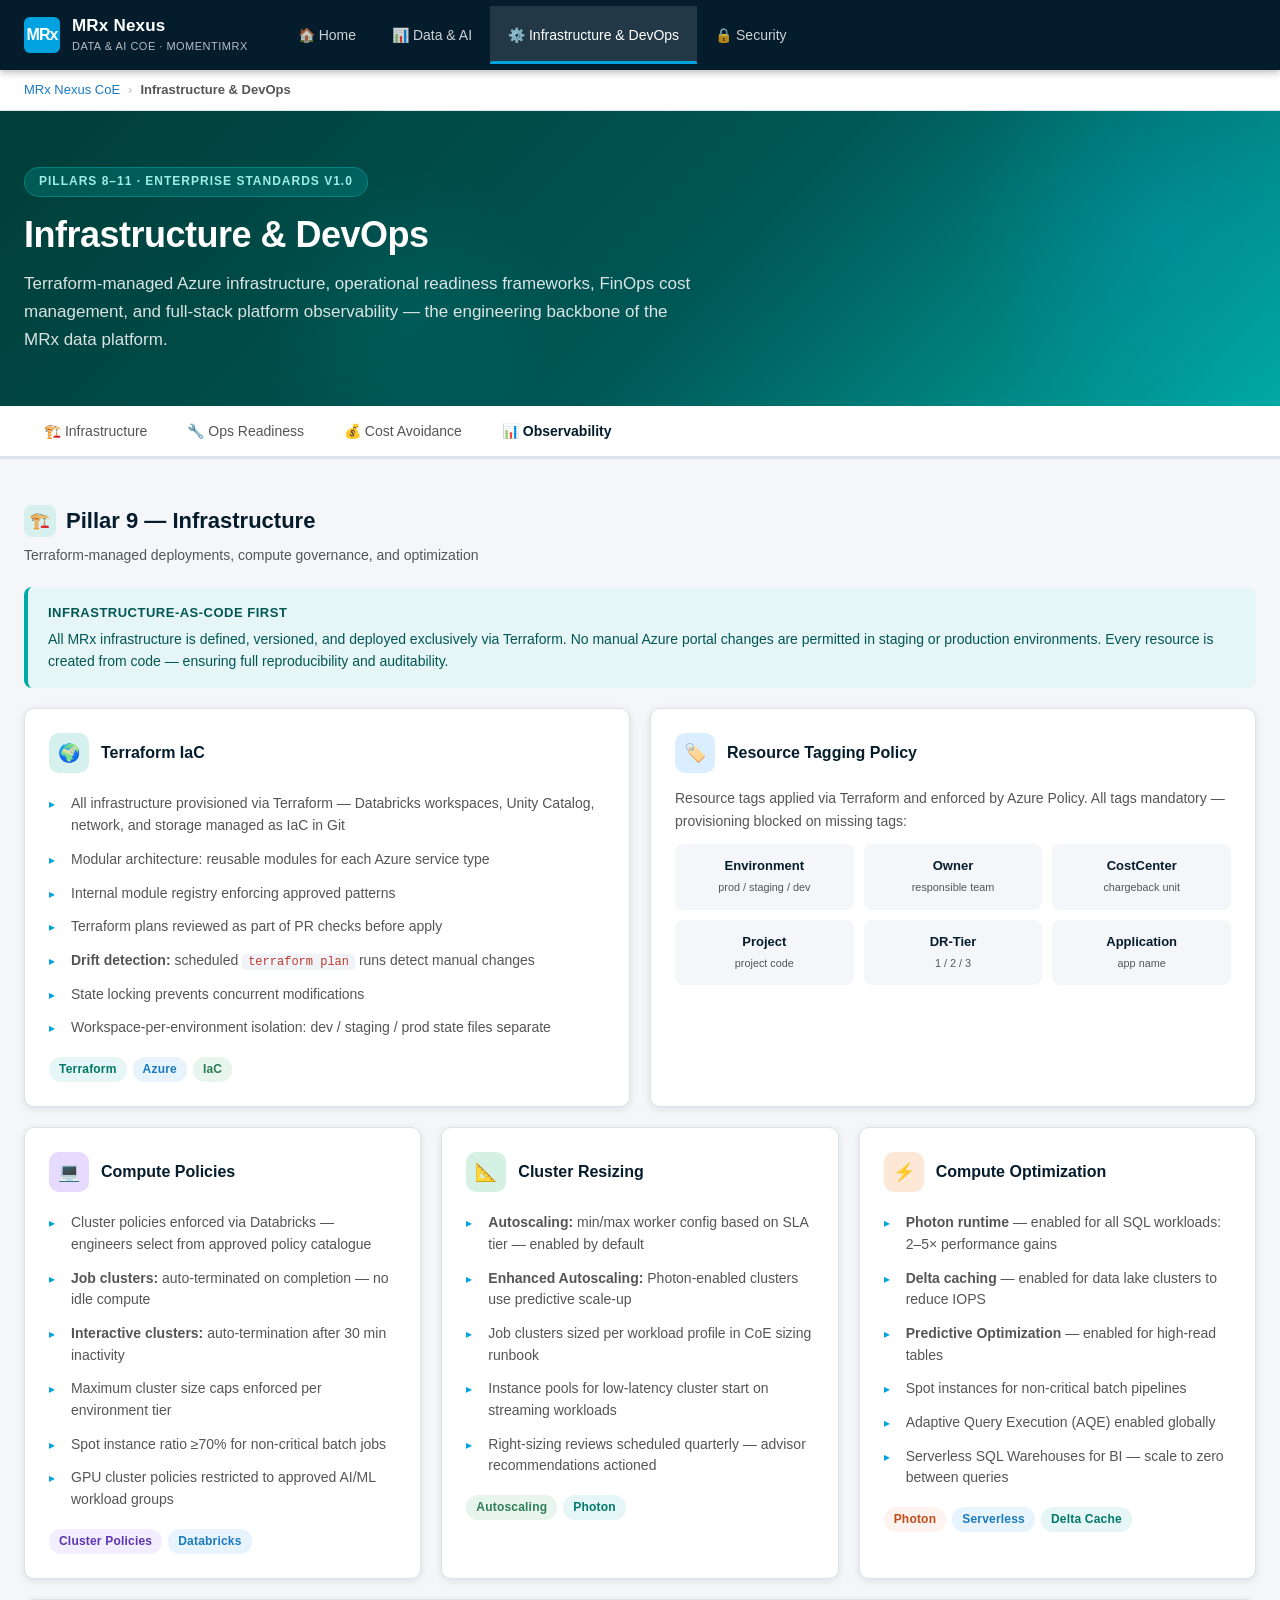
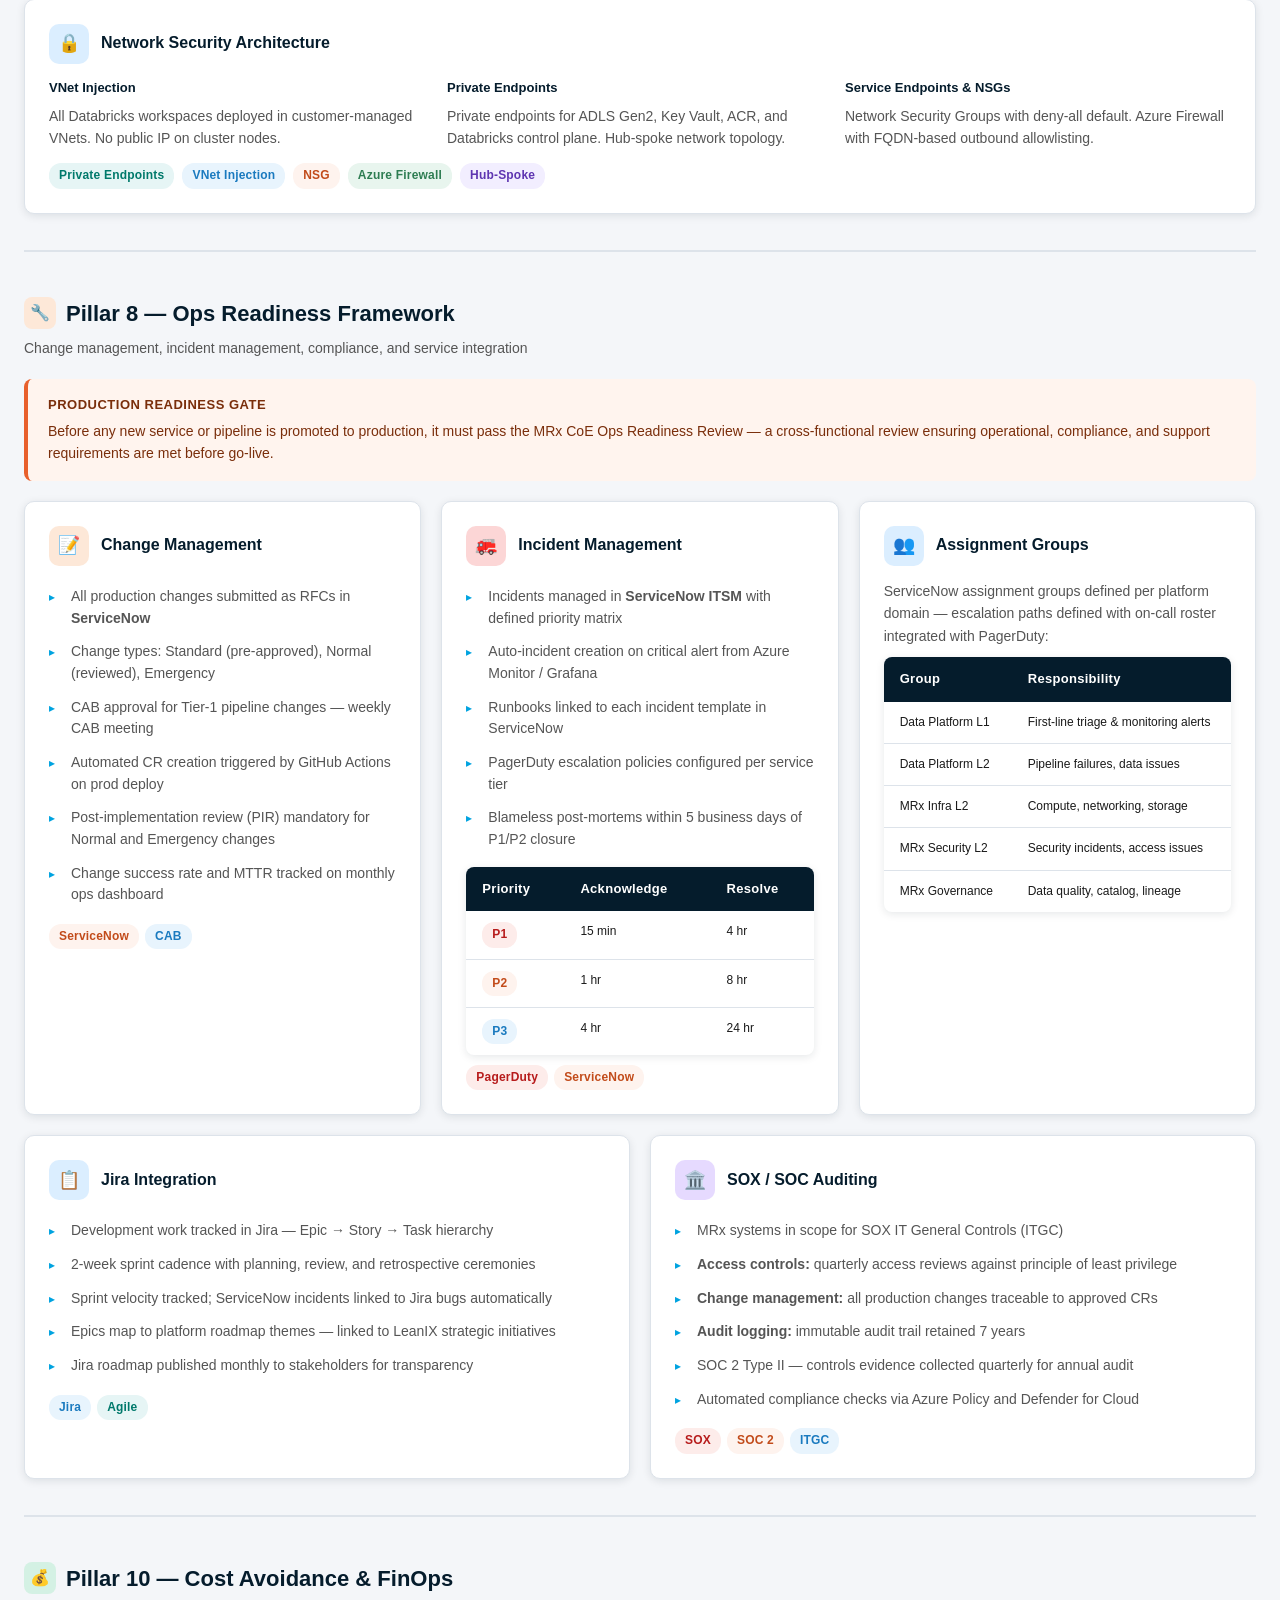
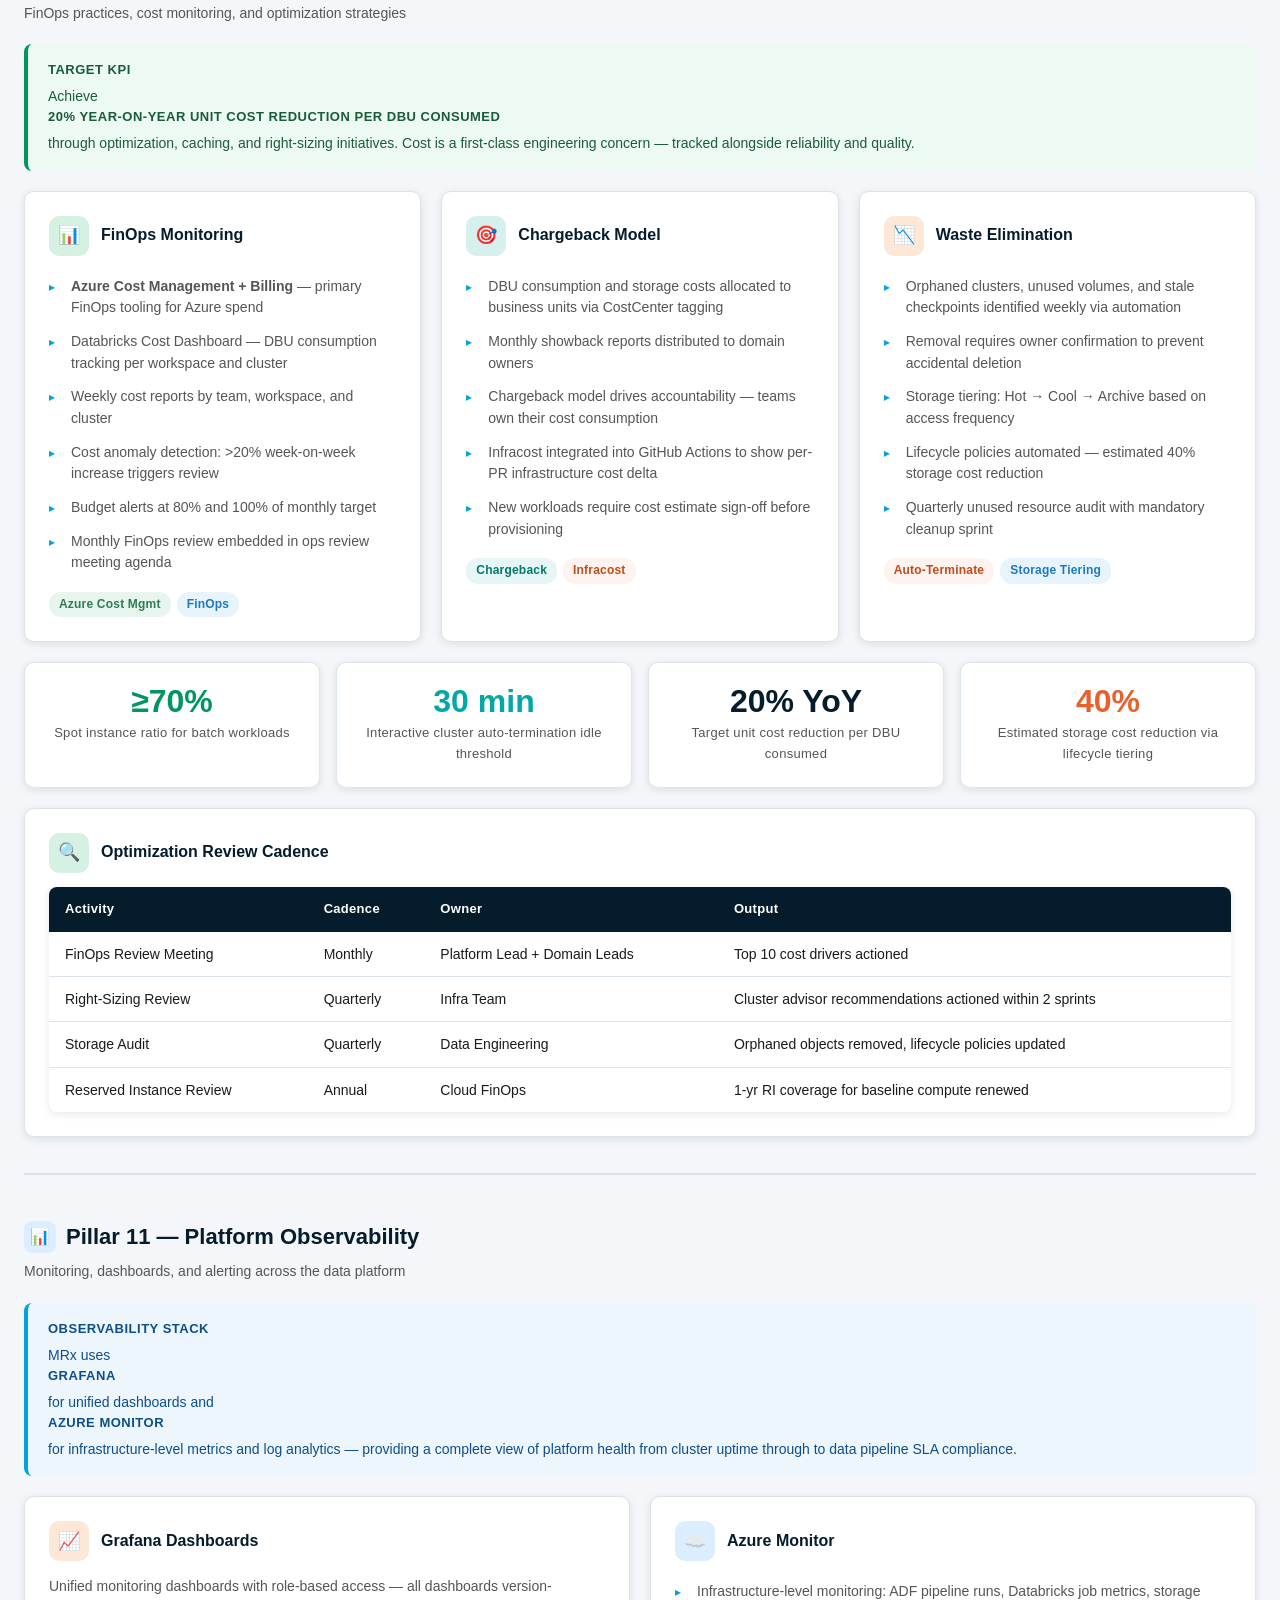
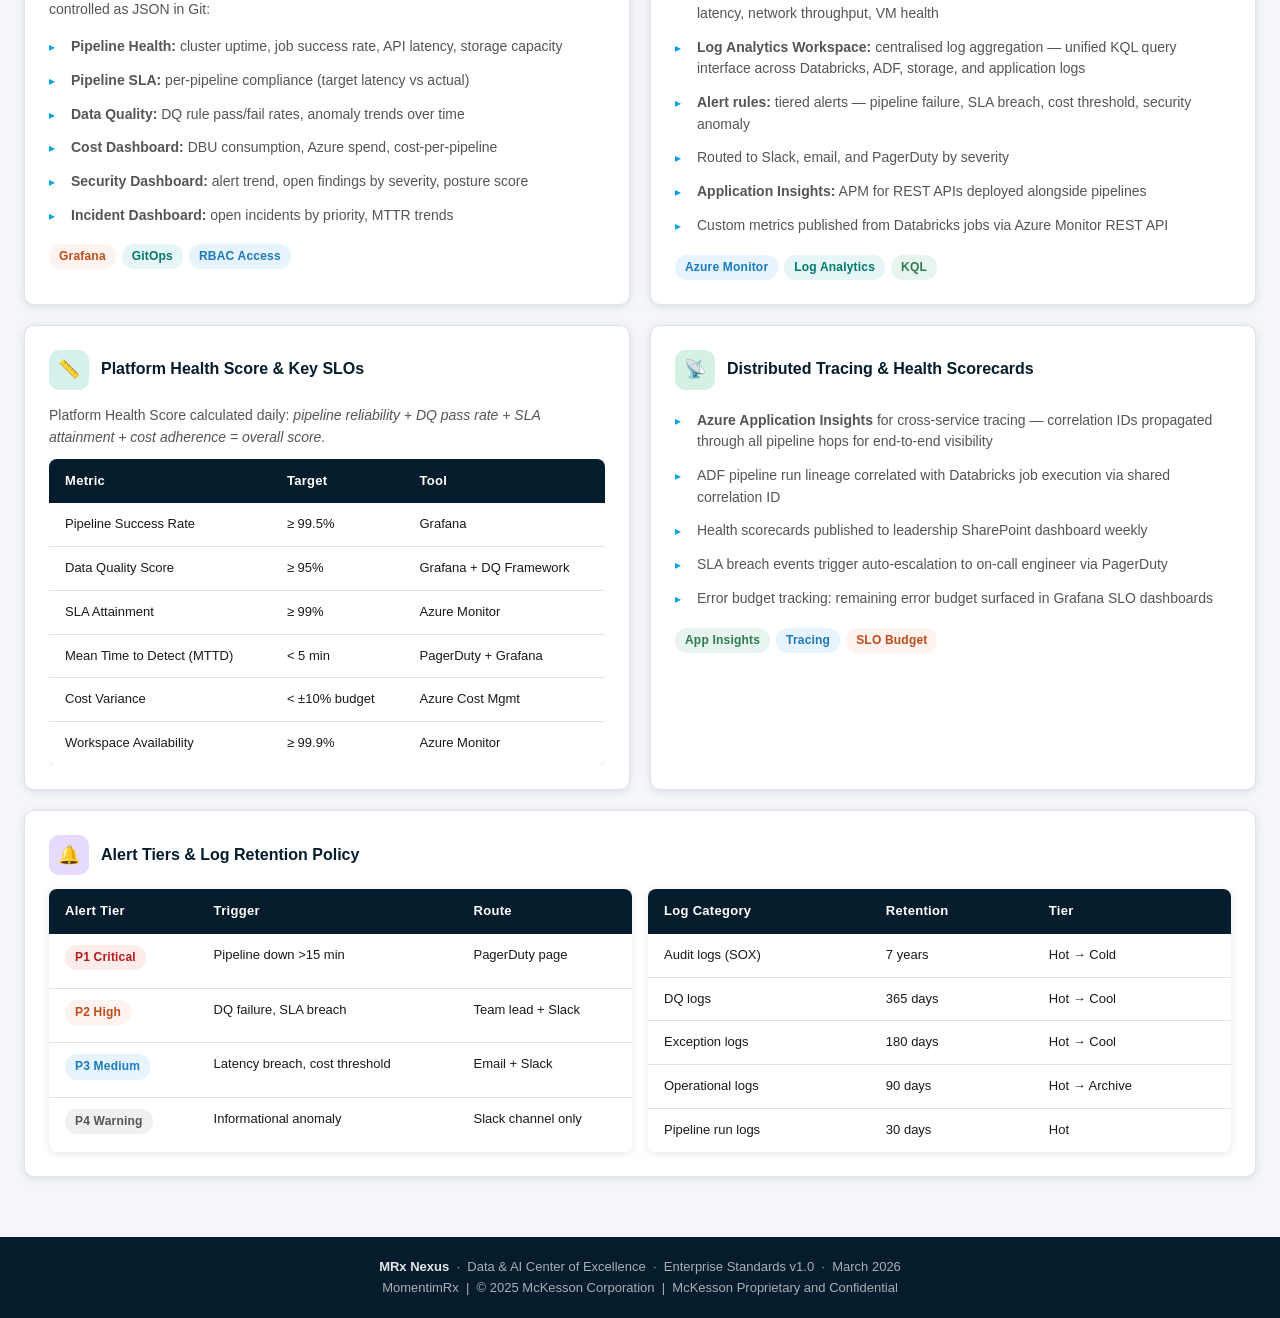
<file: infrastructure-devops.html>
<!DOCTYPE html>
<html lang="en">
<head>
  <meta charset="UTF-8" />
  <meta name="viewport" content="width=device-width, initial-scale=1.0" />
  <title>MRx Nexus | Infrastructure &amp; DevOps</title>
  <link rel="stylesheet" href="styles.css" />
  <style>
    code { background:#f0f4f8; border-radius:4px; padding:1px 6px; font-size:12px; color:#c0392b; font-family:'Courier New',monospace; }
    .infra-tag-grid { display:grid; grid-template-columns:repeat(3,1fr); gap:10px; }
    @media(max-width:700px){ .infra-tag-grid { grid-template-columns:1fr 1fr; } }
    .infra-tag-box { background:var(--mrx-gray-light); border-radius:8px; padding:12px 14px; font-size:13px; font-weight:600; color:var(--mrx-blue); text-align:center; }
    .kpi-table-wrap { overflow-x:auto; }
  </style>
</head>
<body>

<nav class="top-nav">
  <div class="top-nav-inner">
    <a href="index.html" class="nav-brand">
      <div class="nav-brand-logo">MRx</div>
      <div>
        <span class="nav-brand-text">MRx Nexus</span>
        <span class="nav-brand-sub">Data &amp; AI CoE · MomentimRx</span>
      </div>
    </a>
    <ul class="nav-links">
      <li><a href="index.html">🏠 Home</a></li>
      <li><a href="data-ai.html">📊 Data &amp; AI</a></li>
      <li><a href="infrastructure-devops.html" class="active">⚙️ Infrastructure &amp; DevOps</a></li>
      <li><a href="security.html">🔒 Security</a></li>
    </ul>
  </div>
</nav>

<div class="breadcrumb">
  <div class="breadcrumb-inner">
    <a href="index.html">MRx Nexus CoE</a><span class="sep">›</span><strong>Infrastructure &amp; DevOps</strong>
  </div>
</div>

<section class="page-hero" style="background:linear-gradient(135deg,#003d38 0%,#005755 55%,#00a9a5 100%);">
  <div class="page-hero-inner">
    <div class="hero-badge" style="background:rgba(0,169,165,0.25);border-color:rgba(0,169,165,0.5);color:#a0ece9;">Pillars 8–11 · Enterprise Standards v1.0</div>
    <h1>Infrastructure &amp; DevOps</h1>
    <p>Terraform-managed Azure infrastructure, operational readiness frameworks, FinOps cost management, and full-stack platform observability — the engineering backbone of the MRx data platform.</p>
  </div>
</section>

<div style="background:var(--white);border-bottom:1px solid var(--mrx-border);position:sticky;top:65px;z-index:900;">
  <div class="page-tabs" style="max-width:1400px;margin:0 auto;">
    <a href="#infrastructure" class="page-tab">🏗️ Infrastructure</a>
    <a href="#ops-readiness"  class="page-tab">🔧 Ops Readiness</a>
    <a href="#cost"           class="page-tab">💰 Cost Avoidance</a>
    <a href="#observability"  class="page-tab">📊 Observability</a>
  </div>
</div>

<main class="page-content">

  <!-- ─── Pillar 9: Infrastructure ─────────────────────────────────── -->
  <section class="section-anchor" id="infrastructure">
    <div class="section-title"><span class="icon icon-teal">🏗️</span> Pillar 9 — Infrastructure</div>
    <div class="section-subtitle">Terraform-managed deployments, compute governance, and optimization</div>

    <div class="info-box teal" style="margin-bottom:20px;">
      <strong>Infrastructure-as-Code First</strong>
      All MRx infrastructure is defined, versioned, and deployed exclusively via Terraform. No manual Azure portal changes are permitted in staging or production environments. Every resource is created from code — ensuring full reproducibility and auditability.
    </div>

    <div class="grid-2" style="margin-bottom:20px;">
      <div class="card">
        <div class="card-header"><div class="card-icon icon-teal">🌍</div><div class="card-title">Terraform IaC</div></div>
        <ul class="styled-list">
          <li>All infrastructure provisioned via Terraform — Databricks workspaces, Unity Catalog, network, and storage managed as IaC in Git</li>
          <li>Modular architecture: reusable modules for each Azure service type</li>
          <li>Internal module registry enforcing approved patterns</li>
          <li>Terraform plans reviewed as part of PR checks before apply</li>
          <li><strong>Drift detection:</strong> scheduled <code>terraform plan</code> runs detect manual changes</li>
          <li>State locking prevents concurrent modifications</li>
          <li>Workspace-per-environment isolation: dev / staging / prod state files separate</li>
        </ul>
        <div class="tags"><span class="tag tag-teal">Terraform</span><span class="tag tag-blue">Azure</span><span class="tag tag-green">IaC</span></div>
      </div>
      <div class="card">
        <div class="card-header"><div class="card-icon icon-blue">🏷️</div><div class="card-title">Resource Tagging Policy</div></div>
        <p class="card-desc" style="margin-bottom:12px;">Resource tags applied via Terraform and enforced by Azure Policy. All tags mandatory — provisioning blocked on missing tags:</p>
        <div class="infra-tag-grid">
          <div class="infra-tag-box">Environment<br><small style="font-weight:400;color:var(--text-secondary);">prod / staging / dev</small></div>
          <div class="infra-tag-box">Owner<br><small style="font-weight:400;color:var(--text-secondary);">responsible team</small></div>
          <div class="infra-tag-box">CostCenter<br><small style="font-weight:400;color:var(--text-secondary);">chargeback unit</small></div>
          <div class="infra-tag-box">Project<br><small style="font-weight:400;color:var(--text-secondary);">project code</small></div>
          <div class="infra-tag-box">DR-Tier<br><small style="font-weight:400;color:var(--text-secondary);">1 / 2 / 3</small></div>
          <div class="infra-tag-box">Application<br><small style="font-weight:400;color:var(--text-secondary);">app name</small></div>
        </div>
      </div>
    </div>

    <div class="grid-3" style="margin-bottom:20px;">
      <div class="card">
        <div class="card-header"><div class="card-icon icon-purple">💻</div><div class="card-title">Compute Policies</div></div>
        <ul class="styled-list">
          <li>Cluster policies enforced via Databricks — engineers select from approved policy catalogue</li>
          <li><strong>Job clusters:</strong> auto-terminated on completion — no idle compute</li>
          <li><strong>Interactive clusters:</strong> auto-termination after 30 min inactivity</li>
          <li>Maximum cluster size caps enforced per environment tier</li>
          <li>Spot instance ratio ≥70% for non-critical batch jobs</li>
          <li>GPU cluster policies restricted to approved AI/ML workload groups</li>
        </ul>
        <div class="tags"><span class="tag tag-purple">Cluster Policies</span><span class="tag tag-blue">Databricks</span></div>
      </div>
      <div class="card">
        <div class="card-header"><div class="card-icon icon-green">📐</div><div class="card-title">Cluster Resizing</div></div>
        <ul class="styled-list">
          <li><strong>Autoscaling:</strong> min/max worker config based on SLA tier — enabled by default</li>
          <li><strong>Enhanced Autoscaling:</strong> Photon-enabled clusters use predictive scale-up</li>
          <li>Job clusters sized per workload profile in CoE sizing runbook</li>
          <li>Instance pools for low-latency cluster start on streaming workloads</li>
          <li>Right-sizing reviews scheduled quarterly — advisor recommendations actioned</li>
        </ul>
        <div class="tags"><span class="tag tag-green">Autoscaling</span><span class="tag tag-teal">Photon</span></div>
      </div>
      <div class="card">
        <div class="card-header"><div class="card-icon icon-orange">⚡</div><div class="card-title">Compute Optimization</div></div>
        <ul class="styled-list">
          <li><strong>Photon runtime</strong> — enabled for all SQL workloads: 2–5× performance gains</li>
          <li><strong>Delta caching</strong> — enabled for data lake clusters to reduce IOPS</li>
          <li><strong>Predictive Optimization</strong> — enabled for high-read tables</li>
          <li>Spot instances for non-critical batch pipelines</li>
          <li>Adaptive Query Execution (AQE) enabled globally</li>
          <li>Serverless SQL Warehouses for BI — scale to zero between queries</li>
        </ul>
        <div class="tags"><span class="tag tag-orange">Photon</span><span class="tag tag-blue">Serverless</span><span class="tag tag-teal">Delta Cache</span></div>
      </div>
    </div>

    <div class="card">
      <div class="card-header"><div class="card-icon icon-blue">🔒</div><div class="card-title">Network Security Architecture</div></div>
      <div class="grid-3" style="margin-top:12px;gap:12px;">
        <div>
          <p style="font-size:13px;font-weight:700;color:var(--mrx-blue);margin-bottom:6px;">VNet Injection</p>
          <p class="card-desc">All Databricks workspaces deployed in customer-managed VNets. No public IP on cluster nodes.</p>
        </div>
        <div>
          <p style="font-size:13px;font-weight:700;color:var(--mrx-blue);margin-bottom:6px;">Private Endpoints</p>
          <p class="card-desc">Private endpoints for ADLS Gen2, Key Vault, ACR, and Databricks control plane. Hub-spoke network topology.</p>
        </div>
        <div>
          <p style="font-size:13px;font-weight:700;color:var(--mrx-blue);margin-bottom:6px;">Service Endpoints &amp; NSGs</p>
          <p class="card-desc">Network Security Groups with deny-all default. Azure Firewall with FQDN-based outbound allowlisting.</p>
        </div>
      </div>
      <div style="margin-top:14px;display:flex;flex-wrap:wrap;gap:8px;">
        <span class="tag tag-teal">Private Endpoints</span><span class="tag tag-blue">VNet Injection</span><span class="tag tag-orange">NSG</span><span class="tag tag-green">Azure Firewall</span><span class="tag tag-purple">Hub-Spoke</span>
      </div>
    </div>
  </section>

  <hr class="section-divider" />

  <!-- ─── Pillar 8: Ops Readiness ───────────────────────────────────── -->
  <section class="section-anchor" id="ops-readiness">
    <div class="section-title"><span class="icon icon-orange">🔧</span> Pillar 8 — Ops Readiness Framework</div>
    <div class="section-subtitle">Change management, incident management, compliance, and service integration</div>

    <div class="info-box orange" style="margin-bottom:20px;">
      <strong>Production Readiness Gate</strong>
      Before any new service or pipeline is promoted to production, it must pass the MRx CoE Ops Readiness Review — a cross-functional review ensuring operational, compliance, and support requirements are met before go-live.
    </div>

    <div class="grid-3" style="margin-bottom:20px;">
      <div class="card">
        <div class="card-header"><div class="card-icon icon-orange">📝</div><div class="card-title">Change Management</div></div>
        <ul class="styled-list">
          <li>All production changes submitted as RFCs in <strong>ServiceNow</strong></li>
          <li>Change types: Standard (pre-approved), Normal (reviewed), Emergency</li>
          <li>CAB approval for Tier-1 pipeline changes — weekly CAB meeting</li>
          <li>Automated CR creation triggered by GitHub Actions on prod deploy</li>
          <li>Post-implementation review (PIR) mandatory for Normal and Emergency changes</li>
          <li>Change success rate and MTTR tracked on monthly ops dashboard</li>
        </ul>
        <div class="tags"><span class="tag tag-orange">ServiceNow</span><span class="tag tag-blue">CAB</span></div>
      </div>
      <div class="card">
        <div class="card-header"><div class="card-icon icon-red">🚒</div><div class="card-title">Incident Management</div></div>
        <ul class="styled-list">
          <li>Incidents managed in <strong>ServiceNow ITSM</strong> with defined priority matrix</li>
          <li>Auto-incident creation on critical alert from Azure Monitor / Grafana</li>
          <li>Runbooks linked to each incident template in ServiceNow</li>
          <li>PagerDuty escalation policies configured per service tier</li>
          <li>Blameless post-mortems within 5 business days of P1/P2 closure</li>
        </ul>
        <table class="data-table" style="font-size:12px;margin-top:10px;">
          <thead><tr><th>Priority</th><th>Acknowledge</th><th>Resolve</th></tr></thead>
          <tbody>
            <tr><td><span class="tag tag-red">P1</span></td><td>15 min</td><td>4 hr</td></tr>
            <tr><td><span class="tag tag-orange">P2</span></td><td>1 hr</td><td>8 hr</td></tr>
            <tr><td><span class="tag tag-blue">P3</span></td><td>4 hr</td><td>24 hr</td></tr>
          </tbody>
        </table>
        <div class="tags" style="margin-top:10px;"><span class="tag tag-red">PagerDuty</span><span class="tag tag-orange">ServiceNow</span></div>
      </div>
      <div class="card">
        <div class="card-header"><div class="card-icon icon-blue">👥</div><div class="card-title">Assignment Groups</div></div>
        <p class="card-desc" style="margin-bottom:10px;">ServiceNow assignment groups defined per platform domain — escalation paths defined with on-call roster integrated with PagerDuty:</p>
        <table class="data-table" style="font-size:12px;">
          <thead><tr><th>Group</th><th>Responsibility</th></tr></thead>
          <tbody>
            <tr><td>Data Platform L1</td><td>First-line triage &amp; monitoring alerts</td></tr>
            <tr><td>Data Platform L2</td><td>Pipeline failures, data issues</td></tr>
            <tr><td>MRx Infra L2</td><td>Compute, networking, storage</td></tr>
            <tr><td>MRx Security L2</td><td>Security incidents, access issues</td></tr>
            <tr><td>MRx Governance</td><td>Data quality, catalog, lineage</td></tr>
          </tbody>
        </table>
      </div>
    </div>

    <div class="grid-2" style="margin-bottom:20px;">
      <div class="card">
        <div class="card-header"><div class="card-icon icon-blue">📋</div><div class="card-title">Jira Integration</div></div>
        <ul class="styled-list">
          <li>Development work tracked in Jira — Epic → Story → Task hierarchy</li>
          <li>2-week sprint cadence with planning, review, and retrospective ceremonies</li>
          <li>Sprint velocity tracked; ServiceNow incidents linked to Jira bugs automatically</li>
          <li>Epics map to platform roadmap themes — linked to LeanIX strategic initiatives</li>
          <li>Jira roadmap published monthly to stakeholders for transparency</li>
        </ul>
        <div class="tags"><span class="tag tag-blue">Jira</span><span class="tag tag-teal">Agile</span></div>
      </div>
      <div class="card">
        <div class="card-header"><div class="card-icon icon-purple">🏛️</div><div class="card-title">SOX / SOC Auditing</div></div>
        <ul class="styled-list">
          <li>MRx systems in scope for SOX IT General Controls (ITGC)</li>
          <li><strong>Access controls:</strong> quarterly access reviews against principle of least privilege</li>
          <li><strong>Change management:</strong> all production changes traceable to approved CRs</li>
          <li><strong>Audit logging:</strong> immutable audit trail retained 7 years</li>
          <li>SOC 2 Type II — controls evidence collected quarterly for annual audit</li>
          <li>Automated compliance checks via Azure Policy and Defender for Cloud</li>
        </ul>
        <div class="tags"><span class="tag tag-red">SOX</span><span class="tag tag-orange">SOC 2</span><span class="tag tag-blue">ITGC</span></div>
      </div>
    </div>
  </section>

  <hr class="section-divider" />

  <!-- ─── Pillar 10: Cost Avoidance ─────────────────────────────────── -->
  <section class="section-anchor" id="cost">
    <div class="section-title"><span class="icon icon-green">💰</span> Pillar 10 — Cost Avoidance &amp; FinOps</div>
    <div class="section-subtitle">FinOps practices, cost monitoring, and optimization strategies</div>

    <div class="info-box green" style="margin-bottom:20px;">
      <strong>Target KPI</strong>
      Achieve <strong>20% year-on-year unit cost reduction per DBU consumed</strong> through optimization, caching, and right-sizing initiatives. Cost is a first-class engineering concern — tracked alongside reliability and quality.
    </div>

    <div class="grid-3" style="margin-bottom:20px;">
      <div class="card">
        <div class="card-header"><div class="card-icon icon-green">📊</div><div class="card-title">FinOps Monitoring</div></div>
        <ul class="styled-list">
          <li><strong>Azure Cost Management + Billing</strong> — primary FinOps tooling for Azure spend</li>
          <li>Databricks Cost Dashboard — DBU consumption tracking per workspace and cluster</li>
          <li>Weekly cost reports by team, workspace, and cluster</li>
          <li>Cost anomaly detection: &gt;20% week-on-week increase triggers review</li>
          <li>Budget alerts at 80% and 100% of monthly target</li>
          <li>Monthly FinOps review embedded in ops review meeting agenda</li>
        </ul>
        <div class="tags"><span class="tag tag-green">Azure Cost Mgmt</span><span class="tag tag-blue">FinOps</span></div>
      </div>
      <div class="card">
        <div class="card-header"><div class="card-icon icon-teal">🎯</div><div class="card-title">Chargeback Model</div></div>
        <ul class="styled-list">
          <li>DBU consumption and storage costs allocated to business units via CostCenter tagging</li>
          <li>Monthly showback reports distributed to domain owners</li>
          <li>Chargeback model drives accountability — teams own their cost consumption</li>
          <li>Infracost integrated into GitHub Actions to show per-PR infrastructure cost delta</li>
          <li>New workloads require cost estimate sign-off before provisioning</li>
        </ul>
        <div class="tags"><span class="tag tag-teal">Chargeback</span><span class="tag tag-orange">Infracost</span></div>
      </div>
      <div class="card">
        <div class="card-header"><div class="card-icon icon-orange">📉</div><div class="card-title">Waste Elimination</div></div>
        <ul class="styled-list">
          <li>Orphaned clusters, unused volumes, and stale checkpoints identified weekly via automation</li>
          <li>Removal requires owner confirmation to prevent accidental deletion</li>
          <li>Storage tiering: Hot → Cool → Archive based on access frequency</li>
          <li>Lifecycle policies automated — estimated 40% storage cost reduction</li>
          <li>Quarterly unused resource audit with mandatory cleanup sprint</li>
        </ul>
        <div class="tags"><span class="tag tag-orange">Auto-Terminate</span><span class="tag tag-blue">Storage Tiering</span></div>
      </div>
    </div>

    <div class="grid-4" style="margin-bottom:20px;">
      <div class="stat-card">
        <div class="stat-value" style="color:var(--mrx-green);">≥70%</div>
        <div class="stat-label">Spot instance ratio for batch workloads</div>
      </div>
      <div class="stat-card">
        <div class="stat-value" style="color:var(--mrx-teal);">30 min</div>
        <div class="stat-label">Interactive cluster auto-termination idle threshold</div>
      </div>
      <div class="stat-card">
        <div class="stat-value" style="color:var(--mrx-blue);">20% YoY</div>
        <div class="stat-label">Target unit cost reduction per DBU consumed</div>
      </div>
      <div class="stat-card">
        <div class="stat-value" style="color:var(--mrx-orange);">40%</div>
        <div class="stat-label">Estimated storage cost reduction via lifecycle tiering</div>
      </div>
    </div>

    <div class="card">
      <div class="card-header"><div class="card-icon icon-green">🔍</div><div class="card-title">Optimization Review Cadence</div></div>
      <table class="data-table" style="margin-top:8px;">
        <thead><tr><th>Activity</th><th>Cadence</th><th>Owner</th><th>Output</th></tr></thead>
        <tbody>
          <tr><td>FinOps Review Meeting</td><td>Monthly</td><td>Platform Lead + Domain Leads</td><td>Top 10 cost drivers actioned</td></tr>
          <tr><td>Right-Sizing Review</td><td>Quarterly</td><td>Infra Team</td><td>Cluster advisor recommendations actioned within 2 sprints</td></tr>
          <tr><td>Storage Audit</td><td>Quarterly</td><td>Data Engineering</td><td>Orphaned objects removed, lifecycle policies updated</td></tr>
          <tr><td>Reserved Instance Review</td><td>Annual</td><td>Cloud FinOps</td><td>1-yr RI coverage for baseline compute renewed</td></tr>
        </tbody>
      </table>
    </div>
  </section>

  <hr class="section-divider" />

  <!-- ─── Pillar 11: Observability ──────────────────────────────────── -->
  <section class="section-anchor" id="observability">
    <div class="section-title"><span class="icon icon-blue">📊</span> Pillar 11 — Platform Observability</div>
    <div class="section-subtitle">Monitoring, dashboards, and alerting across the data platform</div>

    <div class="info-box blue" style="margin-bottom:20px;">
      <strong>Observability Stack</strong>
      MRx uses <strong>Grafana</strong> for unified dashboards and <strong>Azure Monitor</strong> for infrastructure-level metrics and log analytics — providing a complete view of platform health from cluster uptime through to data pipeline SLA compliance.
    </div>

    <div class="grid-2" style="margin-bottom:20px;">
      <div class="card">
        <div class="card-header"><div class="card-icon icon-orange">📈</div><div class="card-title">Grafana Dashboards</div></div>
        <p class="card-desc" style="margin-bottom:10px;">Unified monitoring dashboards with role-based access — all dashboards version-controlled as JSON in Git:</p>
        <ul class="styled-list">
          <li><strong>Pipeline Health:</strong> cluster uptime, job success rate, API latency, storage capacity</li>
          <li><strong>Pipeline SLA:</strong> per-pipeline compliance (target latency vs actual)</li>
          <li><strong>Data Quality:</strong> DQ rule pass/fail rates, anomaly trends over time</li>
          <li><strong>Cost Dashboard:</strong> DBU consumption, Azure spend, cost-per-pipeline</li>
          <li><strong>Security Dashboard:</strong> alert trend, open findings by severity, posture score</li>
          <li><strong>Incident Dashboard:</strong> open incidents by priority, MTTR trends</li>
        </ul>
        <div class="tags"><span class="tag tag-orange">Grafana</span><span class="tag tag-teal">GitOps</span><span class="tag tag-blue">RBAC Access</span></div>
      </div>
      <div class="card">
        <div class="card-header"><div class="card-icon icon-blue">☁️</div><div class="card-title">Azure Monitor</div></div>
        <ul class="styled-list">
          <li>Infrastructure-level monitoring: ADF pipeline runs, Databricks job metrics, storage latency, network throughput, VM health</li>
          <li><strong>Log Analytics Workspace:</strong> centralised log aggregation — unified KQL query interface across Databricks, ADF, storage, and application logs</li>
          <li><strong>Alert rules:</strong> tiered alerts — pipeline failure, SLA breach, cost threshold, security anomaly</li>
          <li>Routed to Slack, email, and PagerDuty by severity</li>
          <li><strong>Application Insights:</strong> APM for REST APIs deployed alongside pipelines</li>
          <li>Custom metrics published from Databricks jobs via Azure Monitor REST API</li>
        </ul>
        <div class="tags"><span class="tag tag-blue">Azure Monitor</span><span class="tag tag-teal">Log Analytics</span><span class="tag tag-green">KQL</span></div>
      </div>
    </div>

    <div class="grid-2" style="margin-bottom:20px;">
      <div class="card">
        <div class="card-header"><div class="card-icon icon-teal">📏</div><div class="card-title">Platform Health Score &amp; Key SLOs</div></div>
        <p class="card-desc" style="margin-bottom:10px;">Platform Health Score calculated daily: <em>pipeline reliability + DQ pass rate + SLA attainment + cost adherence = overall score.</em></p>
        <div class="kpi-table-wrap">
          <table class="data-table" style="font-size:13px;">
            <thead><tr><th>Metric</th><th>Target</th><th>Tool</th></tr></thead>
            <tbody>
              <tr><td>Pipeline Success Rate</td><td>≥ 99.5%</td><td>Grafana</td></tr>
              <tr><td>Data Quality Score</td><td>≥ 95%</td><td>Grafana + DQ Framework</td></tr>
              <tr><td>SLA Attainment</td><td>≥ 99%</td><td>Azure Monitor</td></tr>
              <tr><td>Mean Time to Detect (MTTD)</td><td>&lt; 5 min</td><td>PagerDuty + Grafana</td></tr>
              <tr><td>Cost Variance</td><td>&lt; ±10% budget</td><td>Azure Cost Mgmt</td></tr>
              <tr><td>Workspace Availability</td><td>≥ 99.9%</td><td>Azure Monitor</td></tr>
            </tbody>
          </table>
        </div>
      </div>
      <div class="card">
        <div class="card-header"><div class="card-icon icon-green">📡</div><div class="card-title">Distributed Tracing &amp; Health Scorecards</div></div>
        <ul class="styled-list">
          <li><strong>Azure Application Insights</strong> for cross-service tracing — correlation IDs propagated through all pipeline hops for end-to-end visibility</li>
          <li>ADF pipeline run lineage correlated with Databricks job execution via shared correlation ID</li>
          <li>Health scorecards published to leadership SharePoint dashboard weekly</li>
          <li>SLA breach events trigger auto-escalation to on-call engineer via PagerDuty</li>
          <li>Error budget tracking: remaining error budget surfaced in Grafana SLO dashboards</li>
        </ul>
        <div class="tags"><span class="tag tag-green">App Insights</span><span class="tag tag-blue">Tracing</span><span class="tag tag-orange">SLO Budget</span></div>
      </div>
    </div>

    <div class="card">
      <div class="card-header"><div class="card-icon icon-purple">🔔</div><div class="card-title">Alert Tiers &amp; Log Retention Policy</div></div>
      <div class="grid-2" style="margin-top:12px;gap:16px;">
        <table class="data-table" style="font-size:13px;">
          <thead><tr><th>Alert Tier</th><th>Trigger</th><th>Route</th></tr></thead>
          <tbody>
            <tr><td><span class="tag tag-red">P1 Critical</span></td><td>Pipeline down &gt;15 min</td><td>PagerDuty page</td></tr>
            <tr><td><span class="tag tag-orange">P2 High</span></td><td>DQ failure, SLA breach</td><td>Team lead + Slack</td></tr>
            <tr><td><span class="tag tag-blue">P3 Medium</span></td><td>Latency breach, cost threshold</td><td>Email + Slack</td></tr>
            <tr><td><span class="tag tag-gray">P4 Warning</span></td><td>Informational anomaly</td><td>Slack channel only</td></tr>
          </tbody>
        </table>
        <table class="data-table" style="font-size:13px;">
          <thead><tr><th>Log Category</th><th>Retention</th><th>Tier</th></tr></thead>
          <tbody>
            <tr><td>Audit logs (SOX)</td><td>7 years</td><td>Hot → Cold</td></tr>
            <tr><td>DQ logs</td><td>365 days</td><td>Hot → Cool</td></tr>
            <tr><td>Exception logs</td><td>180 days</td><td>Hot → Cool</td></tr>
            <tr><td>Operational logs</td><td>90 days</td><td>Hot → Archive</td></tr>
            <tr><td>Pipeline run logs</td><td>30 days</td><td>Hot</td></tr>
          </tbody>
        </table>
      </div>
    </div>
  </section>

</main>

<footer class="site-footer">
  <div><strong>MRx Nexus</strong> &nbsp;·&nbsp; Data &amp; AI Center of Excellence &nbsp;·&nbsp; Enterprise Standards v1.0 &nbsp;·&nbsp; March 2026</div>
  <div>MomentimRx &nbsp;|&nbsp; © 2025 McKesson Corporation &nbsp;|&nbsp; McKesson Proprietary and Confidential</div>
</footer>

<script>
var sections = document.querySelectorAll('.section-anchor');
var tabs = document.querySelectorAll('.page-tab');
window.addEventListener('scroll', function() {
  var scrollPos = window.scrollY + 140;
  sections.forEach(function(s) {
    if (s.offsetTop <= scrollPos && s.offsetTop + s.offsetHeight > scrollPos) {
      tabs.forEach(function(t){ t.classList.remove('active'); });
      var at = document.querySelector('.page-tab[href="#'+s.getAttribute('id')+'"]');
      if (at) at.classList.add('active');
    }
  });
});
</script>
</body>
</html>
</file>
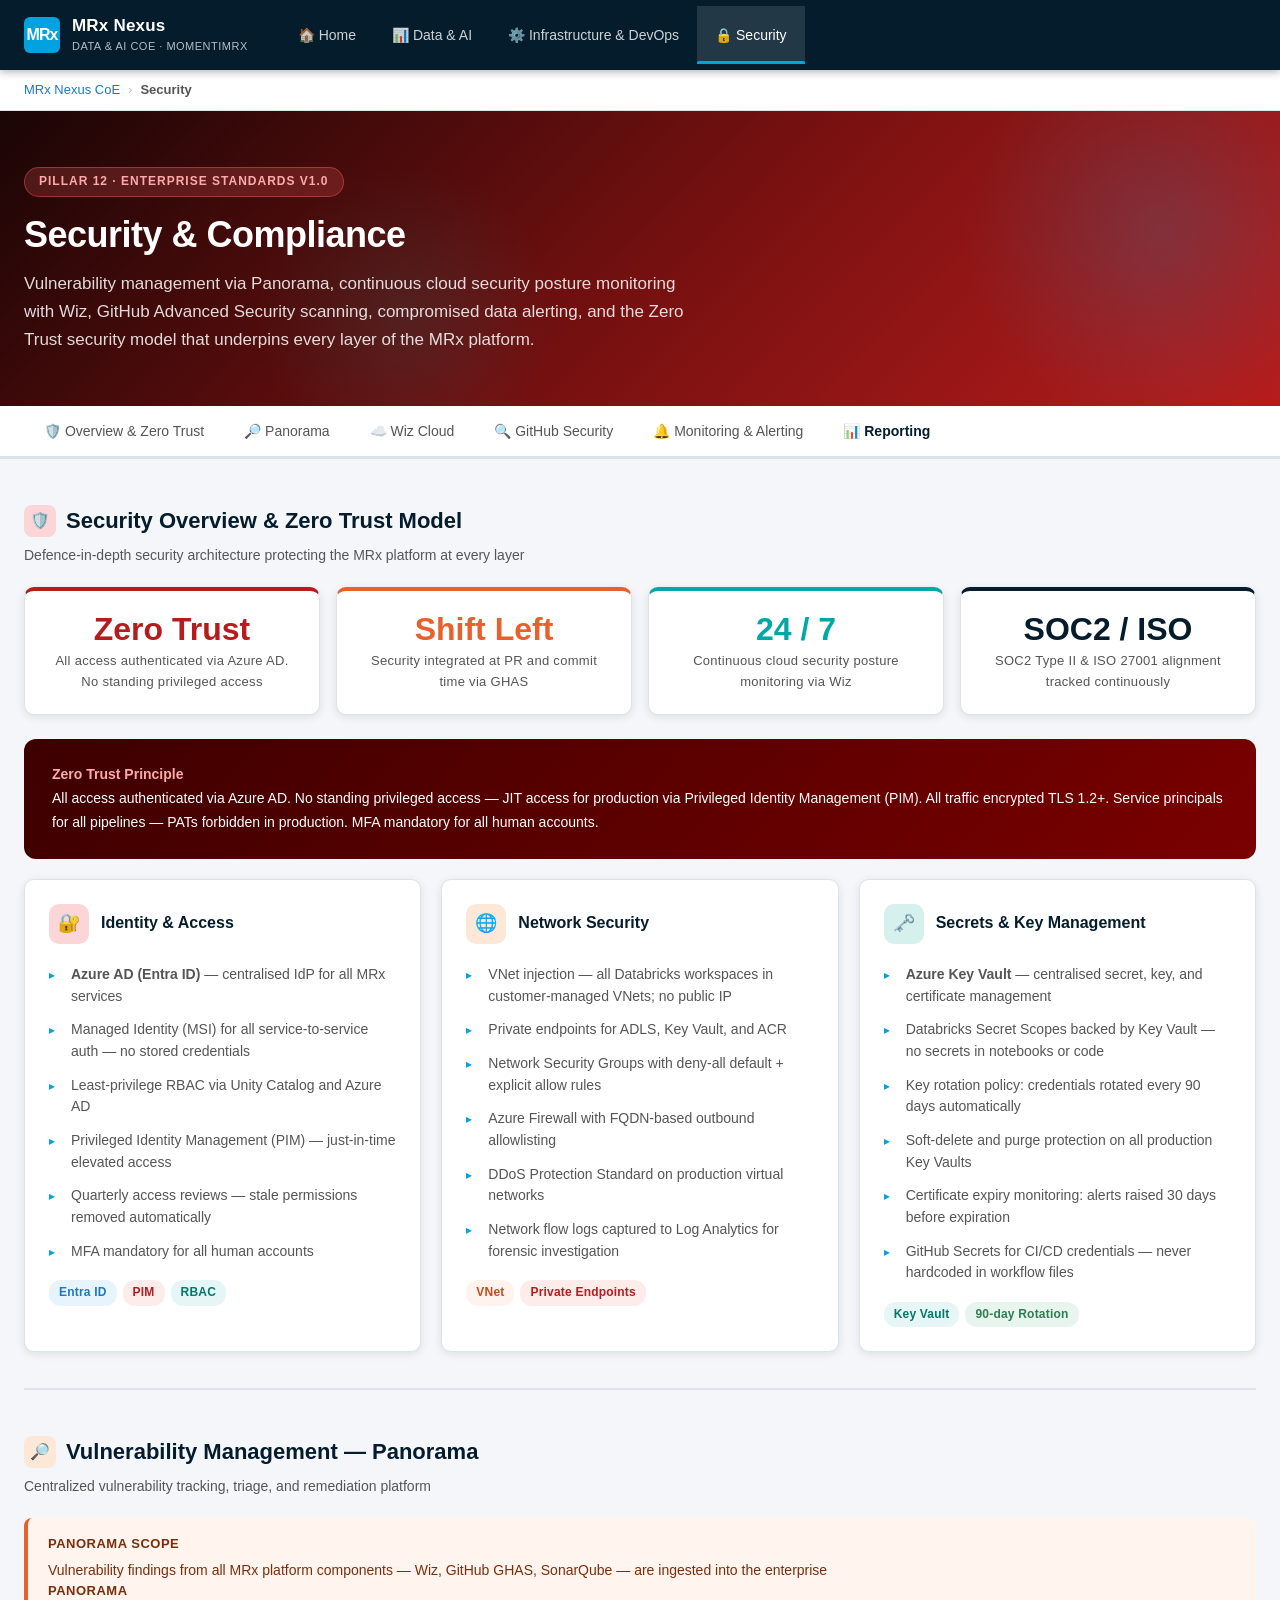
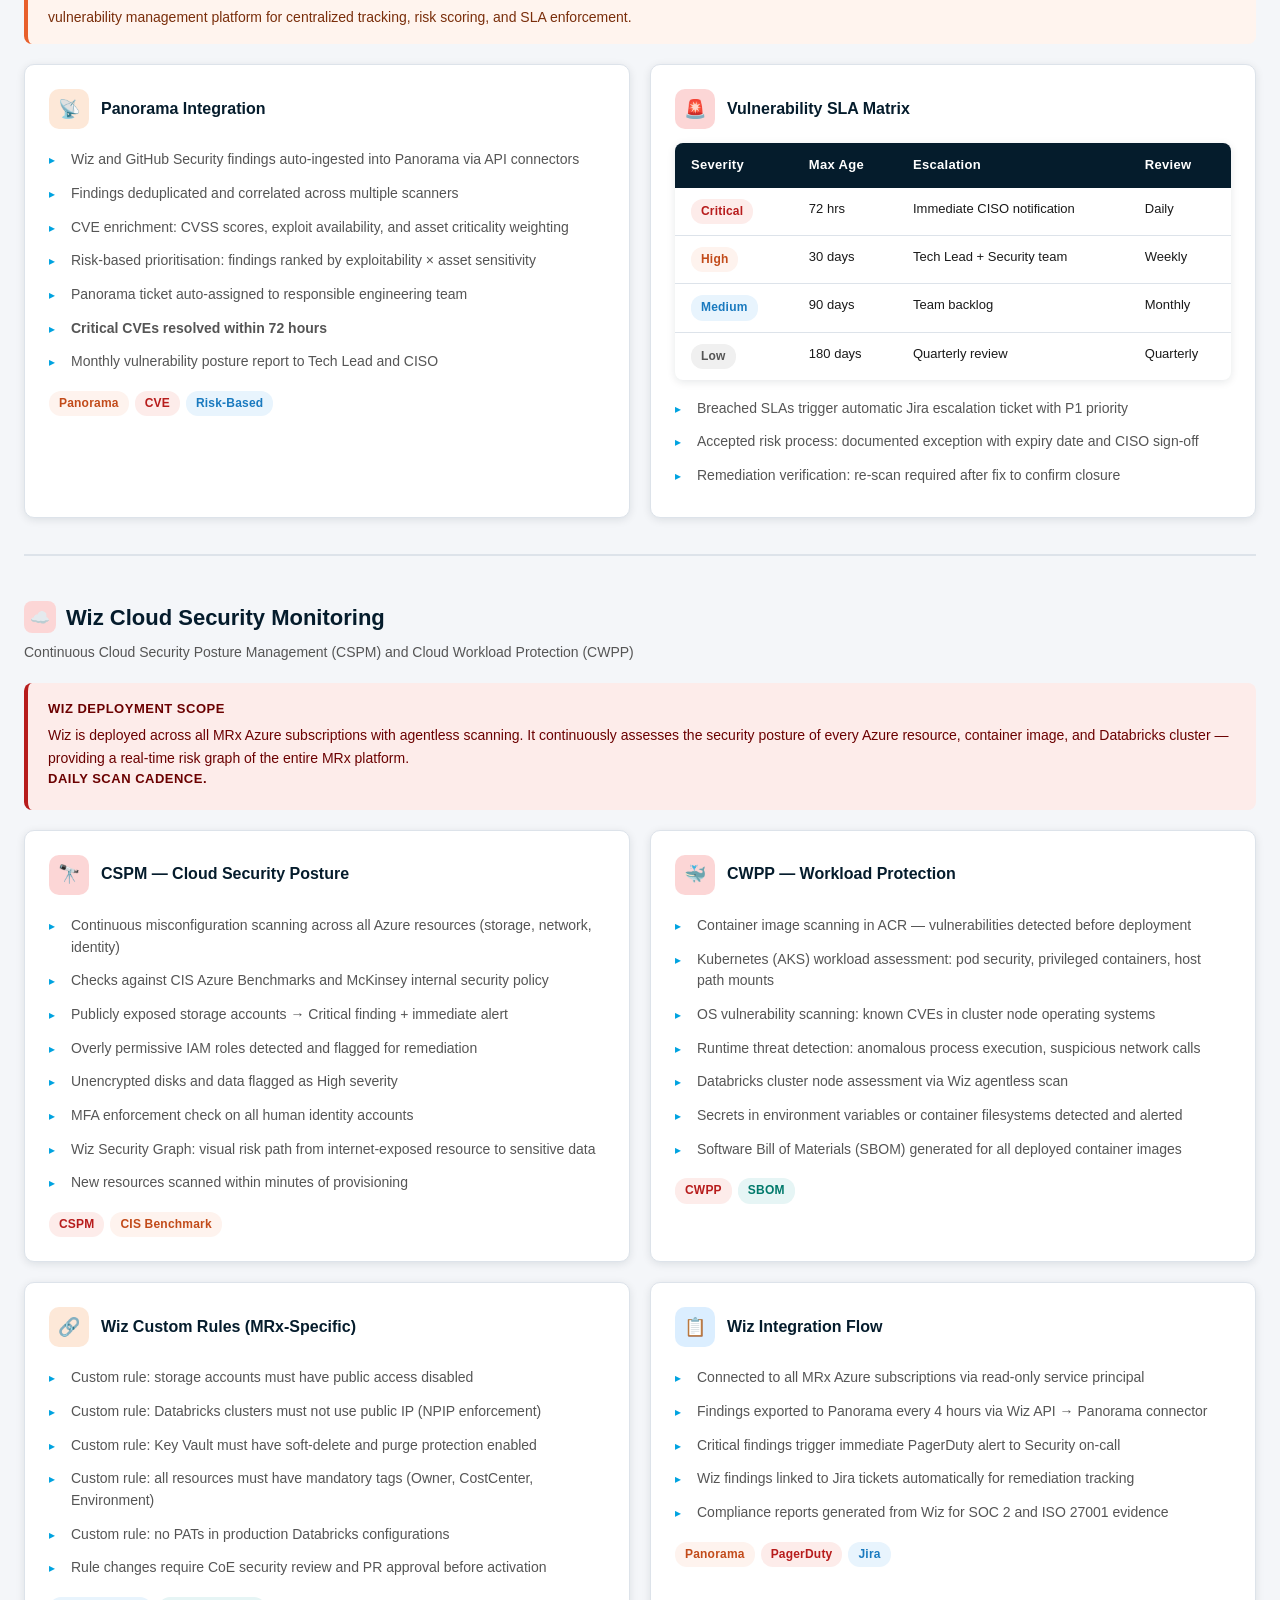
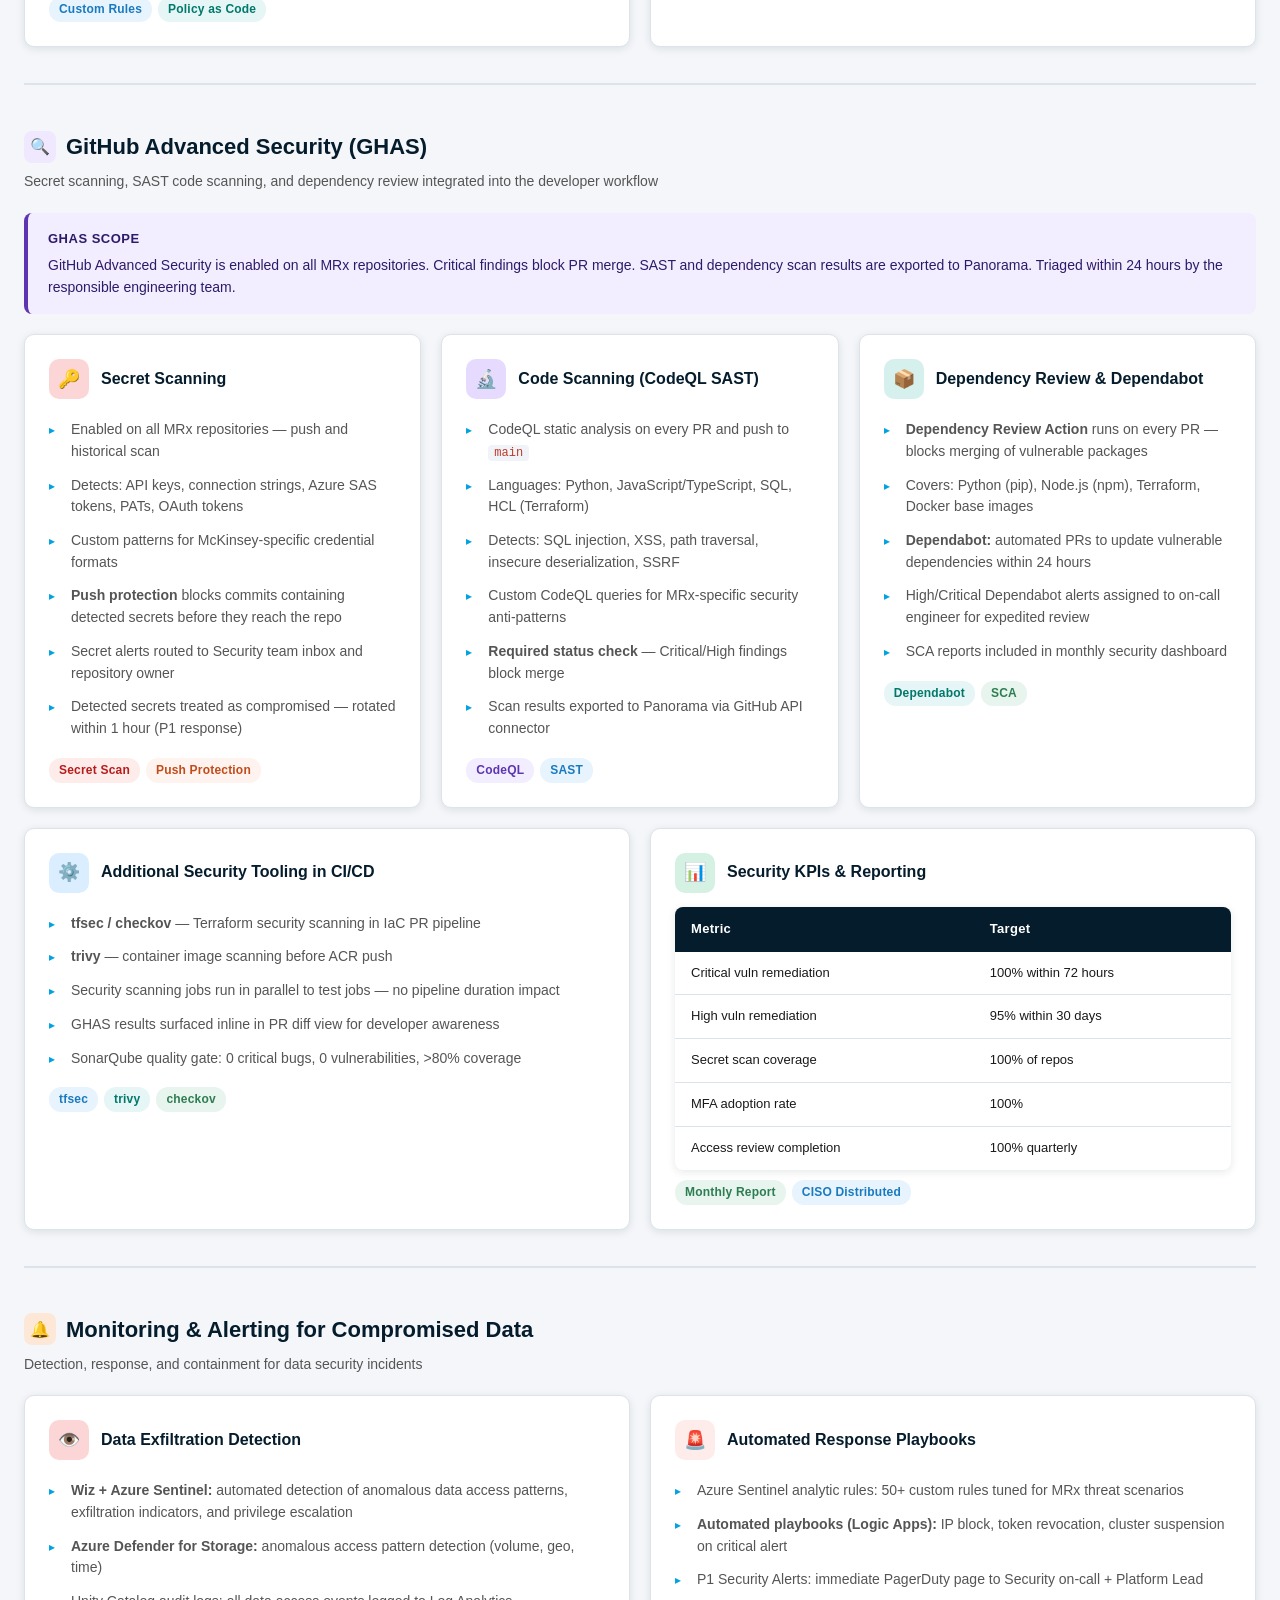
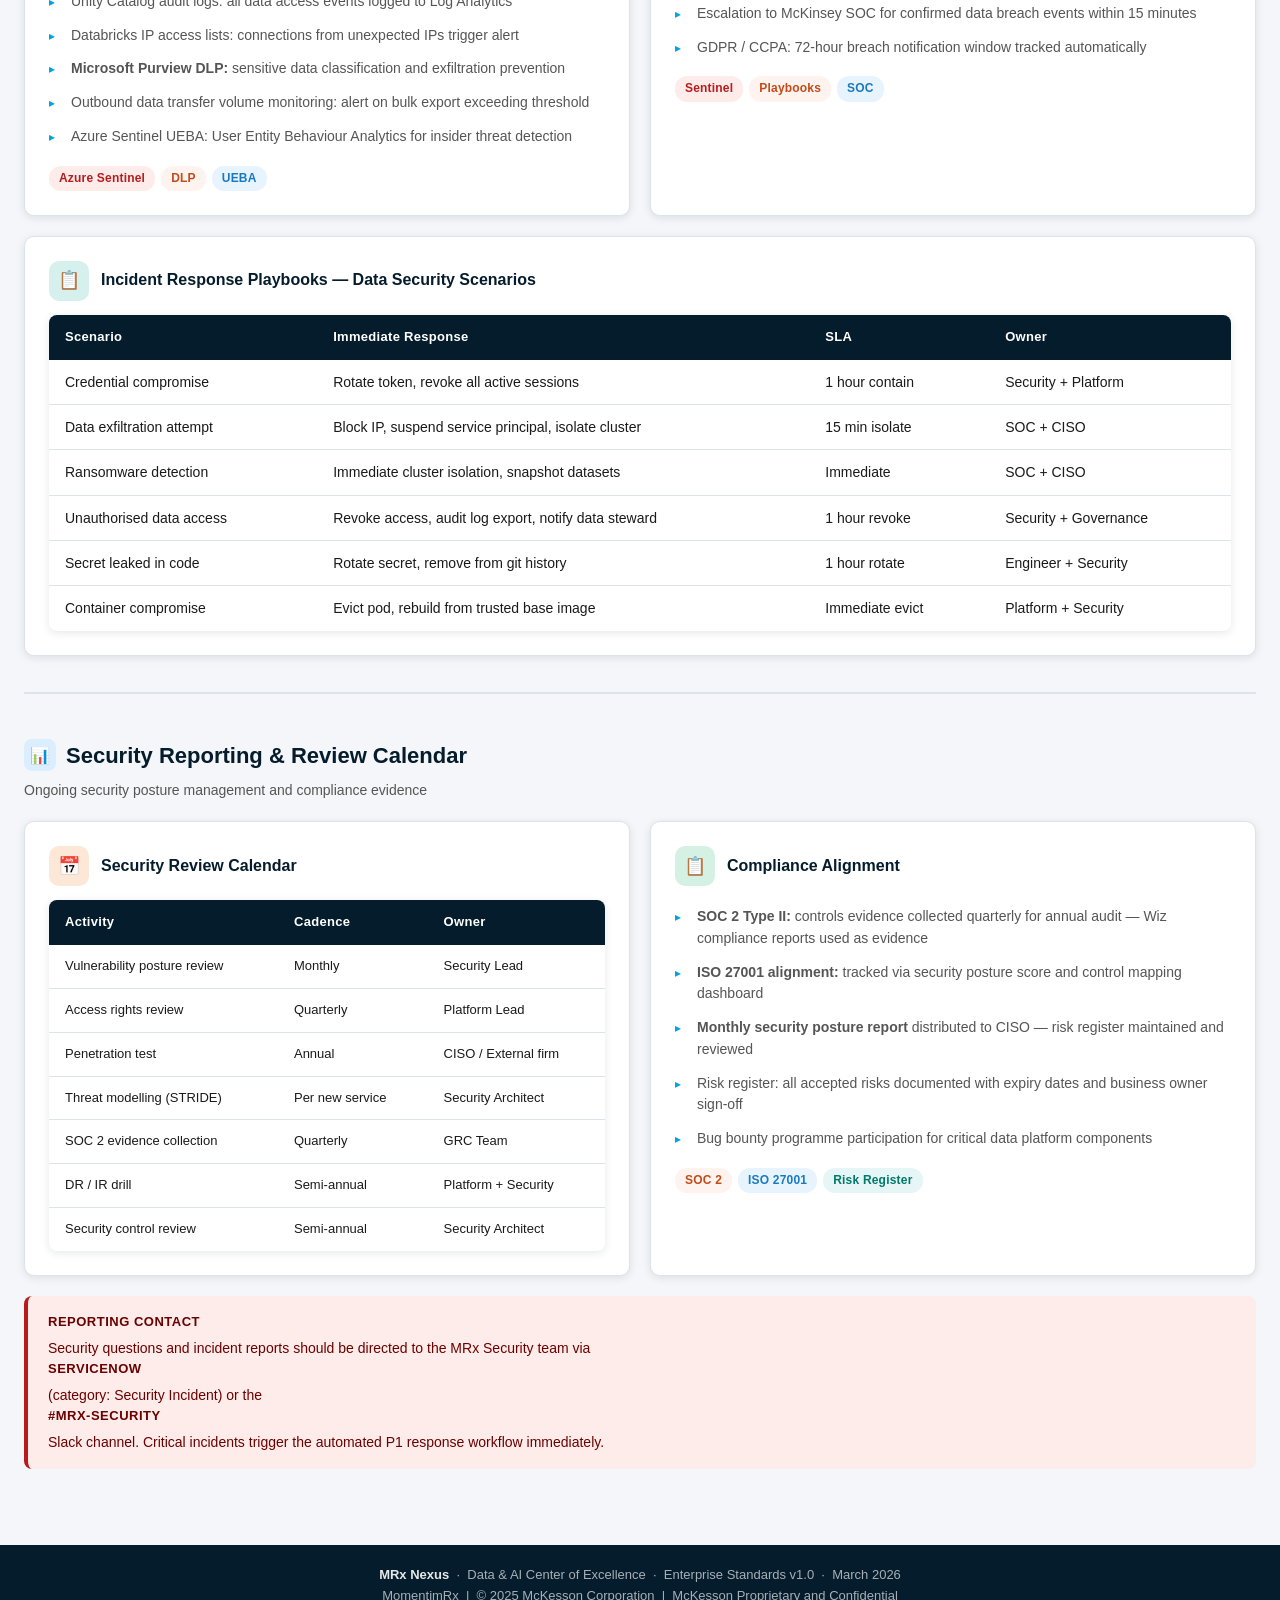
<file: security.html>
<!DOCTYPE html>
<html lang="en">
<head>
  <meta charset="UTF-8" />
  <meta name="viewport" content="width=device-width, initial-scale=1.0" />
  <title>MRx Nexus | Security</title>
  <link rel="stylesheet" href="styles.css" />
  <style>
    code { background:#f0f4f8; border-radius:4px; padding:1px 6px; font-size:12px; color:#c0392b; font-family:'Courier New',monospace; }
    .zero-trust-box {
      background:linear-gradient(135deg,#3c0000,#7b0000);
      color:#fff; border-radius:12px; padding:24px 28px;
      font-size:14px; line-height:1.7;
    }
    .zero-trust-box strong { color:#ffaaaa; }
  </style>
</head>
<body>

<nav class="top-nav">
  <div class="top-nav-inner">
    <a href="index.html" class="nav-brand">
      <div class="nav-brand-logo">MRx</div>
      <div>
        <span class="nav-brand-text">MRx Nexus</span>
        <span class="nav-brand-sub">Data &amp; AI CoE · MomentimRx</span>
      </div>
    </a>
    <ul class="nav-links">
      <li><a href="index.html">🏠 Home</a></li>
      <li><a href="data-ai.html">📊 Data &amp; AI</a></li>
      <li><a href="infrastructure-devops.html">⚙️ Infrastructure &amp; DevOps</a></li>
      <li><a href="security.html" class="active">🔒 Security</a></li>
    </ul>
  </div>
</nav>

<div class="breadcrumb">
  <div class="breadcrumb-inner">
    <a href="index.html">MRx Nexus CoE</a><span class="sep">›</span><strong>Security</strong>
  </div>
</div>

<section class="page-hero" style="background:linear-gradient(135deg,#1a0505 0%,#7b1111 55%,#b71c1c 100%);">
  <div class="page-hero-inner">
    <div class="hero-badge" style="background:rgba(255,100,100,0.2);border-color:rgba(255,100,100,0.4);color:#ffaaaa;">Pillar 12 · Enterprise Standards v1.0</div>
    <h1>Security &amp; Compliance</h1>
    <p>Vulnerability management via Panorama, continuous cloud security posture monitoring with Wiz, GitHub Advanced Security scanning, compromised data alerting, and the Zero Trust security model that underpins every layer of the MRx platform.</p>
  </div>
</section>

<div style="background:var(--white);border-bottom:1px solid var(--mrx-border);position:sticky;top:65px;z-index:900;">
  <div class="page-tabs" style="max-width:1400px;margin:0 auto;">
    <a href="#overview"       class="page-tab">🛡️ Overview &amp; Zero Trust</a>
    <a href="#panorama"       class="page-tab">🔎 Panorama</a>
    <a href="#wiz"            class="page-tab">☁️ Wiz Cloud</a>
    <a href="#github-sec"     class="page-tab">🔍 GitHub Security</a>
    <a href="#monitoring"     class="page-tab">🔔 Monitoring &amp; Alerting</a>
    <a href="#reporting"      class="page-tab">📊 Reporting</a>
  </div>
</div>

<main class="page-content">

  <!-- ─── Security Overview ─────────────────────────────────────────── -->
  <section class="section-anchor" id="overview">
    <div class="section-title"><span class="icon icon-red">🛡️</span> Security Overview &amp; Zero Trust Model</div>
    <div class="section-subtitle">Defence-in-depth security architecture protecting the MRx platform at every layer</div>

    <div class="grid-4" style="margin-bottom:24px;">
      <div class="stat-card" style="border-top:4px solid #b71c1c;">
        <div class="stat-value" style="color:#b71c1c;">Zero Trust</div>
        <div class="stat-label">All access authenticated via Azure AD. No standing privileged access</div>
      </div>
      <div class="stat-card" style="border-top:4px solid var(--mrx-orange);">
        <div class="stat-value" style="color:var(--mrx-orange);">Shift Left</div>
        <div class="stat-label">Security integrated at PR and commit time via GHAS</div>
      </div>
      <div class="stat-card" style="border-top:4px solid var(--mrx-teal);">
        <div class="stat-value" style="color:var(--mrx-teal);">24 / 7</div>
        <div class="stat-label">Continuous cloud security posture monitoring via Wiz</div>
      </div>
      <div class="stat-card" style="border-top:4px solid var(--mrx-blue);">
        <div class="stat-value" style="color:var(--mrx-blue);">SOC2 / ISO</div>
        <div class="stat-label">SOC2 Type II &amp; ISO 27001 alignment tracked continuously</div>
      </div>
    </div>

    <div class="zero-trust-box" style="margin-bottom:20px;">
      <strong>Zero Trust Principle</strong><br>
      All access authenticated via Azure AD. No standing privileged access — JIT access for production via Privileged Identity Management (PIM). All traffic encrypted TLS 1.2+. Service principals for all pipelines — PATs forbidden in production. MFA mandatory for all human accounts.
    </div>

    <div class="grid-3" style="margin-bottom:20px;">
      <div class="card">
        <div class="card-header"><div class="card-icon icon-red">🔐</div><div class="card-title">Identity &amp; Access</div></div>
        <ul class="styled-list">
          <li><strong>Azure AD (Entra ID)</strong> — centralised IdP for all MRx services</li>
          <li>Managed Identity (MSI) for all service-to-service auth — no stored credentials</li>
          <li>Least-privilege RBAC via Unity Catalog and Azure AD</li>
          <li>Privileged Identity Management (PIM) — just-in-time elevated access</li>
          <li>Quarterly access reviews — stale permissions removed automatically</li>
          <li>MFA mandatory for all human accounts</li>
        </ul>
        <div class="tags"><span class="tag tag-blue">Entra ID</span><span class="tag tag-red">PIM</span><span class="tag tag-teal">RBAC</span></div>
      </div>
      <div class="card">
        <div class="card-header"><div class="card-icon icon-orange">🌐</div><div class="card-title">Network Security</div></div>
        <ul class="styled-list">
          <li>VNet injection — all Databricks workspaces in customer-managed VNets; no public IP</li>
          <li>Private endpoints for ADLS, Key Vault, and ACR</li>
          <li>Network Security Groups with deny-all default + explicit allow rules</li>
          <li>Azure Firewall with FQDN-based outbound allowlisting</li>
          <li>DDoS Protection Standard on production virtual networks</li>
          <li>Network flow logs captured to Log Analytics for forensic investigation</li>
        </ul>
        <div class="tags"><span class="tag tag-orange">VNet</span><span class="tag tag-red">Private Endpoints</span></div>
      </div>
      <div class="card">
        <div class="card-header"><div class="card-icon icon-teal">🗝️</div><div class="card-title">Secrets &amp; Key Management</div></div>
        <ul class="styled-list">
          <li><strong>Azure Key Vault</strong> — centralised secret, key, and certificate management</li>
          <li>Databricks Secret Scopes backed by Key Vault — no secrets in notebooks or code</li>
          <li>Key rotation policy: credentials rotated every 90 days automatically</li>
          <li>Soft-delete and purge protection on all production Key Vaults</li>
          <li>Certificate expiry monitoring: alerts raised 30 days before expiration</li>
          <li>GitHub Secrets for CI/CD credentials — never hardcoded in workflow files</li>
        </ul>
        <div class="tags"><span class="tag tag-teal">Key Vault</span><span class="tag tag-green">90-day Rotation</span></div>
      </div>
    </div>
  </section>

  <hr class="section-divider" />

  <!-- ─── Panorama ───────────────────────────────────────────────────── -->
  <section class="section-anchor" id="panorama">
    <div class="section-title"><span class="icon icon-orange">🔎</span> Vulnerability Management — Panorama</div>
    <div class="section-subtitle">Centralized vulnerability tracking, triage, and remediation platform</div>

    <div class="info-box orange" style="margin-bottom:20px;">
      <strong>Panorama Scope</strong>
      Vulnerability findings from all MRx platform components — Wiz, GitHub GHAS, SonarQube — are ingested into the enterprise <strong>Panorama</strong> vulnerability management platform for centralized tracking, risk scoring, and SLA enforcement.
    </div>

    <div class="grid-2" style="margin-bottom:20px;">
      <div class="card">
        <div class="card-header"><div class="card-icon icon-orange">📡</div><div class="card-title">Panorama Integration</div></div>
        <ul class="styled-list">
          <li>Wiz and GitHub Security findings auto-ingested into Panorama via API connectors</li>
          <li>Findings deduplicated and correlated across multiple scanners</li>
          <li>CVE enrichment: CVSS scores, exploit availability, and asset criticality weighting</li>
          <li>Risk-based prioritisation: findings ranked by exploitability × asset sensitivity</li>
          <li>Panorama ticket auto-assigned to responsible engineering team</li>
          <li><strong>Critical CVEs resolved within 72 hours</strong></li>
          <li>Monthly vulnerability posture report to Tech Lead and CISO</li>
        </ul>
        <div class="tags"><span class="tag tag-orange">Panorama</span><span class="tag tag-red">CVE</span><span class="tag tag-blue">Risk-Based</span></div>
      </div>
      <div class="card">
        <div class="card-header"><div class="card-icon icon-red">🚨</div><div class="card-title">Vulnerability SLA Matrix</div></div>
        <table class="data-table" style="font-size:13px;margin-bottom:12px;">
          <thead><tr><th>Severity</th><th>Max Age</th><th>Escalation</th><th>Review</th></tr></thead>
          <tbody>
            <tr><td><span class="tag tag-red">Critical</span></td><td>72 hrs</td><td>Immediate CISO notification</td><td>Daily</td></tr>
            <tr><td><span class="tag tag-orange">High</span></td><td>30 days</td><td>Tech Lead + Security team</td><td>Weekly</td></tr>
            <tr><td><span class="tag tag-blue">Medium</span></td><td>90 days</td><td>Team backlog</td><td>Monthly</td></tr>
            <tr><td><span class="tag tag-gray">Low</span></td><td>180 days</td><td>Quarterly review</td><td>Quarterly</td></tr>
          </tbody>
        </table>
        <ul class="styled-list">
          <li>Breached SLAs trigger automatic Jira escalation ticket with P1 priority</li>
          <li>Accepted risk process: documented exception with expiry date and CISO sign-off</li>
          <li>Remediation verification: re-scan required after fix to confirm closure</li>
        </ul>
      </div>
    </div>
  </section>

  <hr class="section-divider" />

  <!-- ─── Wiz Cloud ─────────────────────────────────────────────────── -->
  <section class="section-anchor" id="wiz">
    <div class="section-title"><span class="icon icon-red">☁️</span> Wiz Cloud Security Monitoring</div>
    <div class="section-subtitle">Continuous Cloud Security Posture Management (CSPM) and Cloud Workload Protection (CWPP)</div>

    <div class="info-box" style="background:#fdecea;border-color:#b71c1c;color:#6b0000;margin-bottom:20px;">
      <strong>Wiz Deployment Scope</strong>
      Wiz is deployed across all MRx Azure subscriptions with agentless scanning. It continuously assesses the security posture of every Azure resource, container image, and Databricks cluster — providing a real-time risk graph of the entire MRx platform. <strong>Daily scan cadence.</strong>
    </div>

    <div class="grid-2" style="margin-bottom:20px;">
      <div class="card">
        <div class="card-header"><div class="card-icon icon-red">🔭</div><div class="card-title">CSPM — Cloud Security Posture</div></div>
        <ul class="styled-list">
          <li>Continuous misconfiguration scanning across all Azure resources (storage, network, identity)</li>
          <li>Checks against CIS Azure Benchmarks and McKinsey internal security policy</li>
          <li>Publicly exposed storage accounts → Critical finding + immediate alert</li>
          <li>Overly permissive IAM roles detected and flagged for remediation</li>
          <li>Unencrypted disks and data flagged as High severity</li>
          <li>MFA enforcement check on all human identity accounts</li>
          <li>Wiz Security Graph: visual risk path from internet-exposed resource to sensitive data</li>
          <li>New resources scanned within minutes of provisioning</li>
        </ul>
        <div class="tags"><span class="tag tag-red">CSPM</span><span class="tag tag-orange">CIS Benchmark</span></div>
      </div>
      <div class="card">
        <div class="card-header"><div class="card-icon" style="background:#fcd6d6;">🐳</div><div class="card-title">CWPP — Workload Protection</div></div>
        <ul class="styled-list">
          <li>Container image scanning in ACR — vulnerabilities detected before deployment</li>
          <li>Kubernetes (AKS) workload assessment: pod security, privileged containers, host path mounts</li>
          <li>OS vulnerability scanning: known CVEs in cluster node operating systems</li>
          <li>Runtime threat detection: anomalous process execution, suspicious network calls</li>
          <li>Databricks cluster node assessment via Wiz agentless scan</li>
          <li>Secrets in environment variables or container filesystems detected and alerted</li>
          <li>Software Bill of Materials (SBOM) generated for all deployed container images</li>
        </ul>
        <div class="tags"><span class="tag tag-red">CWPP</span><span class="tag tag-teal">SBOM</span></div>
      </div>
    </div>

    <div class="grid-2">
      <div class="card">
        <div class="card-header"><div class="card-icon icon-orange">🔗</div><div class="card-title">Wiz Custom Rules (MRx-Specific)</div></div>
        <ul class="styled-list">
          <li>Custom rule: storage accounts must have public access disabled</li>
          <li>Custom rule: Databricks clusters must not use public IP (NPIP enforcement)</li>
          <li>Custom rule: Key Vault must have soft-delete and purge protection enabled</li>
          <li>Custom rule: all resources must have mandatory tags (Owner, CostCenter, Environment)</li>
          <li>Custom rule: no PATs in production Databricks configurations</li>
          <li>Rule changes require CoE security review and PR approval before activation</li>
        </ul>
        <div class="tags"><span class="tag tag-blue">Custom Rules</span><span class="tag tag-teal">Policy as Code</span></div>
      </div>
      <div class="card">
        <div class="card-header"><div class="card-icon icon-blue">📋</div><div class="card-title">Wiz Integration Flow</div></div>
        <ul class="styled-list">
          <li>Connected to all MRx Azure subscriptions via read-only service principal</li>
          <li>Findings exported to Panorama every 4 hours via Wiz API → Panorama connector</li>
          <li>Critical findings trigger immediate PagerDuty alert to Security on-call</li>
          <li>Wiz findings linked to Jira tickets automatically for remediation tracking</li>
          <li>Compliance reports generated from Wiz for SOC 2 and ISO 27001 evidence</li>
        </ul>
        <div class="tags"><span class="tag tag-orange">Panorama</span><span class="tag tag-red">PagerDuty</span><span class="tag tag-blue">Jira</span></div>
      </div>
    </div>
  </section>

  <hr class="section-divider" />

  <!-- ─── GitHub Security ───────────────────────────────────────────── -->
  <section class="section-anchor" id="github-sec">
    <div class="section-title"><span class="icon" style="background:#f0e8ff;">🔍</span> GitHub Advanced Security (GHAS)</div>
    <div class="section-subtitle">Secret scanning, SAST code scanning, and dependency review integrated into the developer workflow</div>

    <div class="info-box" style="background:#f2eeff;border-color:#5e35b1;color:#2d1b69;margin-bottom:20px;">
      <strong>GHAS Scope</strong>
      GitHub Advanced Security is enabled on all MRx repositories. Critical findings block PR merge. SAST and dependency scan results are exported to Panorama. Triaged within 24 hours by the responsible engineering team.
    </div>

    <div class="grid-3" style="margin-bottom:20px;">
      <div class="card">
        <div class="card-header"><div class="card-icon icon-red">🔑</div><div class="card-title">Secret Scanning</div></div>
        <ul class="styled-list">
          <li>Enabled on all MRx repositories — push and historical scan</li>
          <li>Detects: API keys, connection strings, Azure SAS tokens, PATs, OAuth tokens</li>
          <li>Custom patterns for McKinsey-specific credential formats</li>
          <li><strong>Push protection</strong> blocks commits containing detected secrets before they reach the repo</li>
          <li>Secret alerts routed to Security team inbox and repository owner</li>
          <li>Detected secrets treated as compromised — rotated within 1 hour (P1 response)</li>
        </ul>
        <div class="tags"><span class="tag tag-red">Secret Scan</span><span class="tag tag-orange">Push Protection</span></div>
      </div>
      <div class="card">
        <div class="card-header"><div class="card-icon icon-purple">🔬</div><div class="card-title">Code Scanning (CodeQL SAST)</div></div>
        <ul class="styled-list">
          <li>CodeQL static analysis on every PR and push to <code>main</code></li>
          <li>Languages: Python, JavaScript/TypeScript, SQL, HCL (Terraform)</li>
          <li>Detects: SQL injection, XSS, path traversal, insecure deserialization, SSRF</li>
          <li>Custom CodeQL queries for MRx-specific security anti-patterns</li>
          <li><strong>Required status check</strong> — Critical/High findings block merge</li>
          <li>Scan results exported to Panorama via GitHub API connector</li>
        </ul>
        <div class="tags"><span class="tag tag-purple">CodeQL</span><span class="tag tag-blue">SAST</span></div>
      </div>
      <div class="card">
        <div class="card-header"><div class="card-icon icon-teal">📦</div><div class="card-title">Dependency Review &amp; Dependabot</div></div>
        <ul class="styled-list">
          <li><strong>Dependency Review Action</strong> runs on every PR — blocks merging of vulnerable packages</li>
          <li>Covers: Python (pip), Node.js (npm), Terraform, Docker base images</li>
          <li><strong>Dependabot:</strong> automated PRs to update vulnerable dependencies within 24 hours</li>
          <li>High/Critical Dependabot alerts assigned to on-call engineer for expedited review</li>
          <li>SCA reports included in monthly security dashboard</li>
        </ul>
        <div class="tags"><span class="tag tag-teal">Dependabot</span><span class="tag tag-green">SCA</span></div>
      </div>
    </div>

    <div class="grid-2">
      <div class="card">
        <div class="card-header"><div class="card-icon icon-blue">⚙️</div><div class="card-title">Additional Security Tooling in CI/CD</div></div>
        <ul class="styled-list">
          <li><strong>tfsec / checkov</strong> — Terraform security scanning in IaC PR pipeline</li>
          <li><strong>trivy</strong> — container image scanning before ACR push</li>
          <li>Security scanning jobs run in parallel to test jobs — no pipeline duration impact</li>
          <li>GHAS results surfaced inline in PR diff view for developer awareness</li>
          <li>SonarQube quality gate: 0 critical bugs, 0 vulnerabilities, &gt;80% coverage</li>
        </ul>
        <div class="tags"><span class="tag tag-blue">tfsec</span><span class="tag tag-teal">trivy</span><span class="tag tag-green">checkov</span></div>
      </div>
      <div class="card">
        <div class="card-header"><div class="card-icon icon-green">📊</div><div class="card-title">Security KPIs &amp; Reporting</div></div>
        <table class="data-table" style="font-size:13px;">
          <thead><tr><th>Metric</th><th>Target</th></tr></thead>
          <tbody>
            <tr><td>Critical vuln remediation</td><td>100% within 72 hours</td></tr>
            <tr><td>High vuln remediation</td><td>95% within 30 days</td></tr>
            <tr><td>Secret scan coverage</td><td>100% of repos</td></tr>
            <tr><td>MFA adoption rate</td><td>100%</td></tr>
            <tr><td>Access review completion</td><td>100% quarterly</td></tr>
          </tbody>
        </table>
        <div class="tags" style="margin-top:10px;"><span class="tag tag-green">Monthly Report</span><span class="tag tag-blue">CISO Distributed</span></div>
      </div>
    </div>
  </section>

  <hr class="section-divider" />

  <!-- ─── Monitoring & Alerting for Compromised Data ─────────────── -->
  <section class="section-anchor" id="monitoring">
    <div class="section-title"><span class="icon icon-orange">🔔</span> Monitoring &amp; Alerting for Compromised Data</div>
    <div class="section-subtitle">Detection, response, and containment for data security incidents</div>

    <div class="grid-2" style="margin-bottom:20px;">
      <div class="card">
        <div class="card-header"><div class="card-icon icon-red">👁️</div><div class="card-title">Data Exfiltration Detection</div></div>
        <ul class="styled-list">
          <li><strong>Wiz + Azure Sentinel:</strong> automated detection of anomalous data access patterns, exfiltration indicators, and privilege escalation</li>
          <li><strong>Azure Defender for Storage:</strong> anomalous access pattern detection (volume, geo, time)</li>
          <li>Unity Catalog audit logs: all data access events logged to Log Analytics</li>
          <li>Databricks IP access lists: connections from unexpected IPs trigger alert</li>
          <li><strong>Microsoft Purview DLP:</strong> sensitive data classification and exfiltration prevention</li>
          <li>Outbound data transfer volume monitoring: alert on bulk export exceeding threshold</li>
          <li>Azure Sentinel UEBA: User Entity Behaviour Analytics for insider threat detection</li>
        </ul>
        <div class="tags"><span class="tag tag-red">Azure Sentinel</span><span class="tag tag-orange">DLP</span><span class="tag tag-blue">UEBA</span></div>
      </div>
      <div class="card">
        <div class="card-header"><div class="card-icon" style="background:#fdecea;">🚨</div><div class="card-title">Automated Response Playbooks</div></div>
        <ul class="styled-list">
          <li>Azure Sentinel analytic rules: 50+ custom rules tuned for MRx threat scenarios</li>
          <li><strong>Automated playbooks (Logic Apps):</strong> IP block, token revocation, cluster suspension on critical alert</li>
          <li>P1 Security Alerts: immediate PagerDuty page to Security on-call + Platform Lead</li>
          <li>Escalation to McKinsey SOC for confirmed data breach events within 15 minutes</li>
          <li>GDPR / CCPA: 72-hour breach notification window tracked automatically</li>
        </ul>
        <div class="tags"><span class="tag tag-red">Sentinel</span><span class="tag tag-orange">Playbooks</span><span class="tag tag-blue">SOC</span></div>
      </div>
    </div>

    <div class="card" style="margin-bottom:20px;">
      <div class="card-header"><div class="card-icon icon-teal">📋</div><div class="card-title">Incident Response Playbooks — Data Security Scenarios</div></div>
      <table class="data-table" style="margin-top:8px;">
        <thead><tr><th>Scenario</th><th>Immediate Response</th><th>SLA</th><th>Owner</th></tr></thead>
        <tbody>
          <tr><td>Credential compromise</td><td>Rotate token, revoke all active sessions</td><td>1 hour contain</td><td>Security + Platform</td></tr>
          <tr><td>Data exfiltration attempt</td><td>Block IP, suspend service principal, isolate cluster</td><td>15 min isolate</td><td>SOC + CISO</td></tr>
          <tr><td>Ransomware detection</td><td>Immediate cluster isolation, snapshot datasets</td><td>Immediate</td><td>SOC + CISO</td></tr>
          <tr><td>Unauthorised data access</td><td>Revoke access, audit log export, notify data steward</td><td>1 hour revoke</td><td>Security + Governance</td></tr>
          <tr><td>Secret leaked in code</td><td>Rotate secret, remove from git history</td><td>1 hour rotate</td><td>Engineer + Security</td></tr>
          <tr><td>Container compromise</td><td>Evict pod, rebuild from trusted base image</td><td>Immediate evict</td><td>Platform + Security</td></tr>
        </tbody>
      </table>
    </div>
  </section>

  <hr class="section-divider" />

  <!-- ─── Security Reporting ────────────────────────────────────────── -->
  <section class="section-anchor" id="reporting">
    <div class="section-title"><span class="icon icon-blue">📊</span> Security Reporting &amp; Review Calendar</div>
    <div class="section-subtitle">Ongoing security posture management and compliance evidence</div>

    <div class="grid-2" style="margin-bottom:20px;">
      <div class="card">
        <div class="card-header"><div class="card-icon icon-orange">📅</div><div class="card-title">Security Review Calendar</div></div>
        <table class="data-table" style="font-size:13px;">
          <thead><tr><th>Activity</th><th>Cadence</th><th>Owner</th></tr></thead>
          <tbody>
            <tr><td>Vulnerability posture review</td><td>Monthly</td><td>Security Lead</td></tr>
            <tr><td>Access rights review</td><td>Quarterly</td><td>Platform Lead</td></tr>
            <tr><td>Penetration test</td><td>Annual</td><td>CISO / External firm</td></tr>
            <tr><td>Threat modelling (STRIDE)</td><td>Per new service</td><td>Security Architect</td></tr>
            <tr><td>SOC 2 evidence collection</td><td>Quarterly</td><td>GRC Team</td></tr>
            <tr><td>DR / IR drill</td><td>Semi-annual</td><td>Platform + Security</td></tr>
            <tr><td>Security control review</td><td>Semi-annual</td><td>Security Architect</td></tr>
          </tbody>
        </table>
      </div>
      <div class="card">
        <div class="card-header"><div class="card-icon icon-green">📋</div><div class="card-title">Compliance Alignment</div></div>
        <ul class="styled-list">
          <li><strong>SOC 2 Type II:</strong> controls evidence collected quarterly for annual audit — Wiz compliance reports used as evidence</li>
          <li><strong>ISO 27001 alignment:</strong> tracked via security posture score and control mapping dashboard</li>
          <li><strong>Monthly security posture report</strong> distributed to CISO — risk register maintained and reviewed</li>
          <li>Risk register: all accepted risks documented with expiry dates and business owner sign-off</li>
          <li>Bug bounty programme participation for critical data platform components</li>
        </ul>
        <div class="tags"><span class="tag tag-orange">SOC 2</span><span class="tag tag-blue">ISO 27001</span><span class="tag tag-teal">Risk Register</span></div>
      </div>
    </div>

    <div class="info-box" style="background:#fdecea;border-color:#b71c1c;color:#6b0000;">
      <strong>Reporting Contact</strong>
      Security questions and incident reports should be directed to the MRx Security team via <strong>ServiceNow</strong> (category: Security Incident) or the <strong>#mrx-security</strong> Slack channel. Critical incidents trigger the automated P1 response workflow immediately.
    </div>
  </section>

</main>

<footer class="site-footer">
  <div><strong>MRx Nexus</strong> &nbsp;·&nbsp; Data &amp; AI Center of Excellence &nbsp;·&nbsp; Enterprise Standards v1.0 &nbsp;·&nbsp; March 2026</div>
  <div>MomentimRx &nbsp;|&nbsp; © 2025 McKesson Corporation &nbsp;|&nbsp; McKesson Proprietary and Confidential</div>
</footer>

<script>
var sections = document.querySelectorAll('.section-anchor');
var tabs = document.querySelectorAll('.page-tab');
window.addEventListener('scroll', function() {
  var scrollPos = window.scrollY + 140;
  sections.forEach(function(s) {
    if (s.offsetTop <= scrollPos && s.offsetTop + s.offsetHeight > scrollPos) {
      tabs.forEach(function(t){ t.classList.remove('active'); });
      var at = document.querySelector('.page-tab[href="#'+s.getAttribute('id')+'"]');
      if (at) at.classList.add('active');
    }
  });
});
</script>
</body>
</html>
</file>
<file: styles.css>
/* MRx SharePoint Portal - Shared Stylesheet */

:root {
  --mrx-blue: #051c2c;
  --mrx-blue-mid: #0d4e8a;
  --mrx-blue-light: #1a7abf;
  --mrx-accent: #00a3e0;
  --mrx-teal: #00a9a5;
  --mrx-green: #00965e;
  --mrx-orange: #e8602c;
  --mrx-gray-dark: #2c2c2c;
  --mrx-gray-mid: #555555;
  --mrx-gray-light: #f4f6f9;
  --mrx-border: #dde3ea;
  --white: #ffffff;
  --text-primary: #1a1a1a;
  --text-secondary: #555555;
  --card-shadow: 0 2px 8px rgba(5, 28, 44, 0.10);
  --card-shadow-hover: 0 6px 20px rgba(5, 28, 44, 0.18);
}

*, *::before, *::after {
  box-sizing: border-box;
  margin: 0;
  padding: 0;
}

body {
  font-family: 'Segoe UI', -apple-system, BlinkMacSystemFont, 'Helvetica Neue', Arial, sans-serif;
  background: var(--mrx-gray-light);
  color: var(--text-primary);
  line-height: 1.6;
  font-size: 15px;
}

/* ─── Top Navigation Bar ─────────────────────────────────────────────────── */
.top-nav {
  background: var(--mrx-blue);
  color: var(--white);
  padding: 0;
  position: sticky;
  top: 0;
  z-index: 1000;
  box-shadow: 0 2px 8px rgba(0,0,0,0.3);
}

.top-nav-inner {
  max-width: 1400px;
  margin: 0 auto;
  display: flex;
  align-items: center;
  padding: 0 24px;
  gap: 0;
}

.nav-brand {
  display: flex;
  align-items: center;
  gap: 12px;
  padding: 14px 0;
  text-decoration: none;
  color: var(--white);
  flex-shrink: 0;
  margin-right: 32px;
}

.nav-brand-logo {
  width: 36px;
  height: 36px;
  background: var(--mrx-accent);
  border-radius: 6px;
  display: flex;
  align-items: center;
  justify-content: center;
  font-weight: 900;
  font-size: 16px;
  letter-spacing: -1px;
  color: var(--white);
  flex-shrink: 0;
}

.nav-brand-text {
  font-size: 17px;
  font-weight: 700;
  letter-spacing: 0.2px;
  line-height: 1.2;
}

.nav-brand-sub {
  font-size: 11px;
  font-weight: 400;
  opacity: 0.7;
  display: block;
  letter-spacing: 0.5px;
  text-transform: uppercase;
}

.nav-links {
  display: flex;
  list-style: none;
  gap: 0;
  flex: 1;
}

.nav-links li a {
  display: block;
  padding: 18px 18px;
  color: rgba(255,255,255,0.80);
  text-decoration: none;
  font-size: 14px;
  font-weight: 500;
  transition: color 0.2s, background 0.2s;
  position: relative;
  white-space: nowrap;
}

.nav-links li a:hover {
  color: var(--white);
  background: rgba(255,255,255,0.08);
}

.nav-links li a.active {
  color: var(--white);
  background: rgba(255,255,255,0.12);
}

.nav-links li a.active::after {
  content: '';
  position: absolute;
  bottom: 0;
  left: 0;
  right: 0;
  height: 3px;
  background: var(--mrx-accent);
  border-radius: 2px 2px 0 0;
}

/* ─── Page Hero Banner ───────────────────────────────────────────────────── */
.page-hero {
  background: linear-gradient(135deg, var(--mrx-blue) 0%, var(--mrx-blue-mid) 60%, var(--mrx-blue-light) 100%);
  color: var(--white);
  padding: 56px 24px 52px;
  position: relative;
  overflow: hidden;
}

.page-hero::before {
  content: '';
  position: absolute;
  top: -80px; right: -80px;
  width: 400px; height: 400px;
  background: radial-gradient(circle, rgba(0,163,224,0.18) 0%, transparent 70%);
  border-radius: 50%;
}

.page-hero::after {
  content: '';
  position: absolute;
  bottom: -60px; left: 20%;
  width: 300px; height: 300px;
  background: radial-gradient(circle, rgba(0,169,165,0.12) 0%, transparent 70%);
  border-radius: 50%;
}

.page-hero-inner {
  max-width: 1400px;
  margin: 0 auto;
  position: relative;
  z-index: 1;
}

.hero-badge {
  display: inline-block;
  background: rgba(0,163,224,0.25);
  border: 1px solid rgba(0,163,224,0.45);
  color: #7ed9f7;
  padding: 4px 14px;
  border-radius: 20px;
  font-size: 12px;
  font-weight: 600;
  letter-spacing: 1px;
  text-transform: uppercase;
  margin-bottom: 16px;
}

.page-hero h1 {
  font-size: 36px;
  font-weight: 800;
  line-height: 1.2;
  margin-bottom: 14px;
  letter-spacing: -0.5px;
}

.page-hero p {
  font-size: 17px;
  opacity: 0.85;
  max-width: 680px;
  line-height: 1.65;
}

/* ─── Main Content Layout ────────────────────────────────────────────────── */
.page-content {
  max-width: 1400px;
  margin: 0 auto;
  padding: 36px 24px 60px;
}

.section-title {
  font-size: 22px;
  font-weight: 700;
  color: var(--mrx-blue);
  margin-bottom: 6px;
  display: flex;
  align-items: center;
  gap: 10px;
}

.section-title .icon {
  width: 32px;
  height: 32px;
  border-radius: 8px;
  display: flex;
  align-items: center;
  justify-content: center;
  font-size: 16px;
  flex-shrink: 0;
}

.section-subtitle {
  font-size: 14px;
  color: var(--text-secondary);
  margin-bottom: 20px;
}

.section-divider {
  border: none;
  border-top: 2px solid var(--mrx-border);
  margin: 36px 0;
}

/* ─── Cards ──────────────────────────────────────────────────────────────── */
.card {
  background: var(--white);
  border-radius: 10px;
  padding: 24px;
  box-shadow: var(--card-shadow);
  border: 1px solid var(--mrx-border);
  transition: box-shadow 0.2s, transform 0.2s;
}

.card:hover {
  box-shadow: var(--card-shadow-hover);
  transform: translateY(-2px);
}

.card-header {
  display: flex;
  align-items: center;
  gap: 12px;
  margin-bottom: 14px;
}

.card-icon {
  width: 40px;
  height: 40px;
  border-radius: 10px;
  display: flex;
  align-items: center;
  justify-content: center;
  font-size: 18px;
  flex-shrink: 0;
}

.card-title {
  font-size: 16px;
  font-weight: 700;
  color: var(--mrx-blue);
  line-height: 1.3;
}

.card-desc {
  font-size: 14px;
  color: var(--text-secondary);
  line-height: 1.6;
}

/* ─── Grid Layouts ───────────────────────────────────────────────────────── */
.grid-2 {
  display: grid;
  grid-template-columns: repeat(2, 1fr);
  gap: 20px;
}

.grid-3 {
  display: grid;
  grid-template-columns: repeat(3, 1fr);
  gap: 20px;
}

.grid-4 {
  display: grid;
  grid-template-columns: repeat(4, 1fr);
  gap: 16px;
}

@media (max-width: 1100px) {
  .grid-4 { grid-template-columns: repeat(2, 1fr); }
  .grid-3 { grid-template-columns: repeat(2, 1fr); }
}

@media (max-width: 720px) {
  .grid-4, .grid-3, .grid-2 { grid-template-columns: 1fr; }
  .page-hero h1 { font-size: 26px; }
}

/* ─── Tag Pills ──────────────────────────────────────────────────────────── */
.tags {
  display: flex;
  flex-wrap: wrap;
  gap: 6px;
  margin-top: 12px;
}

.tag {
  display: inline-block;
  padding: 3px 10px;
  border-radius: 12px;
  font-size: 12px;
  font-weight: 600;
  letter-spacing: 0.2px;
}

.tag-blue   { background: #e8f4fd; color: #1a7abf; }
.tag-teal   { background: #e6f5f5; color: #00796b; }
.tag-green  { background: #e8f5ee; color: #2e7d52; }
.tag-orange { background: #fef3ee; color: #c24b1a; }
.tag-purple { background: #f2eeff; color: #5e35b1; }
.tag-gray   { background: #f0f0f0; color: #555; }
.tag-red    { background: #fdecea; color: #b71c1c; }

/* ─── Info Boxes ─────────────────────────────────────────────────────────── */
.info-box {
  border-radius: 8px;
  padding: 16px 20px;
  margin-bottom: 16px;
  border-left: 4px solid;
  font-size: 14px;
}

.info-box.blue   { background: #eef6fd; border-color: var(--mrx-accent); color: #0d4e8a; }
.info-box.green  { background: #edfaf4; border-color: var(--mrx-green); color: #1a5c3a; }
.info-box.orange { background: #fff4ee; border-color: var(--mrx-orange); color: #7a2e0b; }
.info-box.teal   { background: #e6f5f5; border-color: var(--mrx-teal); color: #005755; }

.info-box strong { display: block; margin-bottom: 4px; font-size: 13px; text-transform: uppercase; letter-spacing: 0.5px; }

/* ─── Tables ─────────────────────────────────────────────────────────────── */
.data-table {
  width: 100%;
  border-collapse: collapse;
  font-size: 14px;
  background: var(--white);
  border-radius: 8px;
  overflow: hidden;
  box-shadow: var(--card-shadow);
}

.data-table th {
  background: var(--mrx-blue);
  color: var(--white);
  padding: 12px 16px;
  text-align: left;
  font-weight: 600;
  font-size: 13px;
  letter-spacing: 0.3px;
}

.data-table td {
  padding: 11px 16px;
  border-bottom: 1px solid var(--mrx-border);
  color: var(--text-primary);
  vertical-align: top;
}

.data-table tr:last-child td {
  border-bottom: none;
}

.data-table tr:hover td {
  background: var(--mrx-gray-light);
}

/* ─── Quick Link Cards ───────────────────────────────────────────────────── */
.quick-link-card {
  background: var(--white);
  border: 1px solid var(--mrx-border);
  border-radius: 10px;
  padding: 20px;
  text-decoration: none;
  color: var(--text-primary);
  display: flex;
  align-items: flex-start;
  gap: 14px;
  transition: box-shadow 0.2s, transform 0.2s, border-color 0.2s;
  box-shadow: var(--card-shadow);
}

.quick-link-card:hover {
  box-shadow: var(--card-shadow-hover);
  transform: translateY(-2px);
  border-color: var(--mrx-accent);
  text-decoration: none;
}

.quick-link-icon {
  width: 44px;
  height: 44px;
  border-radius: 10px;
  display: flex;
  align-items: center;
  justify-content: center;
  font-size: 20px;
  flex-shrink: 0;
}

.quick-link-text strong {
  display: block;
  font-size: 15px;
  font-weight: 700;
  color: var(--mrx-blue);
  margin-bottom: 3px;
}

.quick-link-text span {
  font-size: 13px;
  color: var(--text-secondary);
  line-height: 1.4;
}

/* ─── Accordion / Expandable Sections ───────────────────────────────────── */
.accordion {
  border: 1px solid var(--mrx-border);
  border-radius: 10px;
  overflow: hidden;
  margin-bottom: 12px;
}

.accordion-header {
  background: var(--white);
  padding: 16px 20px;
  cursor: pointer;
  display: flex;
  align-items: center;
  justify-content: space-between;
  font-size: 15px;
  font-weight: 600;
  color: var(--mrx-blue);
  user-select: none;
  transition: background 0.15s;
}

.accordion-header:hover {
  background: var(--mrx-gray-light);
}

.accordion-header .acc-icon {
  font-size: 18px;
  margin-right: 10px;
}

.accordion-header .chevron {
  transition: transform 0.25s;
  font-size: 18px;
  color: var(--mrx-accent);
}

.accordion.open .accordion-header .chevron {
  transform: rotate(180deg);
}

.accordion-body {
  display: none;
  padding: 0 20px 20px;
  background: var(--white);
  border-top: 1px solid var(--mrx-border);
  font-size: 14px;
  color: var(--text-secondary);
  line-height: 1.7;
}

.accordion.open .accordion-body {
  display: block;
}

/* ─── Stat / Metric Cards ────────────────────────────────────────────────── */
.stat-card {
  background: var(--white);
  border: 1px solid var(--mrx-border);
  border-radius: 10px;
  padding: 22px 20px;
  text-align: center;
  box-shadow: var(--card-shadow);
}

.stat-value {
  font-size: 32px;
  font-weight: 900;
  color: var(--mrx-blue);
  line-height: 1;
  margin-bottom: 6px;
}

.stat-label {
  font-size: 13px;
  color: var(--text-secondary);
  font-weight: 500;
  letter-spacing: 0.3px;
}

/* ─── Breadcrumb ─────────────────────────────────────────────────────────── */
.breadcrumb {
  background: var(--white);
  border-bottom: 1px solid var(--mrx-border);
  padding: 10px 24px;
}

.breadcrumb-inner {
  max-width: 1400px;
  margin: 0 auto;
  display: flex;
  align-items: center;
  gap: 8px;
  font-size: 13px;
  color: var(--text-secondary);
}

.breadcrumb a {
  color: var(--mrx-blue-light);
  text-decoration: none;
}

.breadcrumb a:hover { text-decoration: underline; }

.breadcrumb .sep { color: #bbb; }

/* ─── Lists ──────────────────────────────────────────────────────────────── */
ul.styled-list {
  list-style: none;
  padding: 0;
}

ul.styled-list li {
  padding: 6px 0 6px 22px;
  position: relative;
  font-size: 14px;
  color: var(--text-secondary);
  line-height: 1.55;
}

ul.styled-list li::before {
  content: '▸';
  position: absolute;
  left: 0;
  color: var(--mrx-accent);
  font-size: 12px;
  top: 8px;
}

/* ─── Footer ─────────────────────────────────────────────────────────────── */
.site-footer {
  background: var(--mrx-blue);
  color: rgba(255,255,255,0.65);
  text-align: center;
  padding: 20px 24px;
  font-size: 13px;
  margin-top: 0;
}

.site-footer strong { color: rgba(255,255,255,0.9); }

/* ─── Color Palette Helpers ──────────────────────────────────────────────── */
.bg-blue   { background: #e8f4fd; }
.bg-teal   { background: #e6f5f5; }
.bg-green  { background: #edfaf4; }
.bg-orange { background: #fff4ee; }
.bg-purple { background: #f2eeff; }
.bg-dark   { background: var(--mrx-blue); }

.icon-blue   { background: #dbeeff; }
.icon-teal   { background: #d6f0ee; }
.icon-green  { background: #d4f1e4; }
.icon-orange { background: #fde8d8; }
.icon-purple { background: #e6daff; }
.icon-red    { background: #fcd6d6; }
.icon-yellow { background: #fff3cc; }

/* ─── Page Nav Tabs (sub-navigation within a page) ──────────────────────── */
.page-tabs {
  display: flex;
  gap: 0;
  background: var(--white);
  border-bottom: 2px solid var(--mrx-border);
  padding: 0 24px;
  overflow-x: auto;
}

.page-tab {
  padding: 14px 20px;
  cursor: pointer;
  font-size: 14px;
  font-weight: 500;
  color: var(--text-secondary);
  white-space: nowrap;
  position: relative;
  border-bottom: 2px solid transparent;
  margin-bottom: -2px;
  text-decoration: none;
  display: inline-block;
}

.page-tab:hover { color: var(--mrx-blue); }

.page-tab.active {
  color: var(--mrx-blue);
  border-bottom-color: var(--mrx-accent);
  font-weight: 700;
}

/* ─── Section Anchors ────────────────────────────────────────────────────── */
.section-anchor {
  scroll-margin-top: 72px;
  padding-top: 8px;
}
</file>
